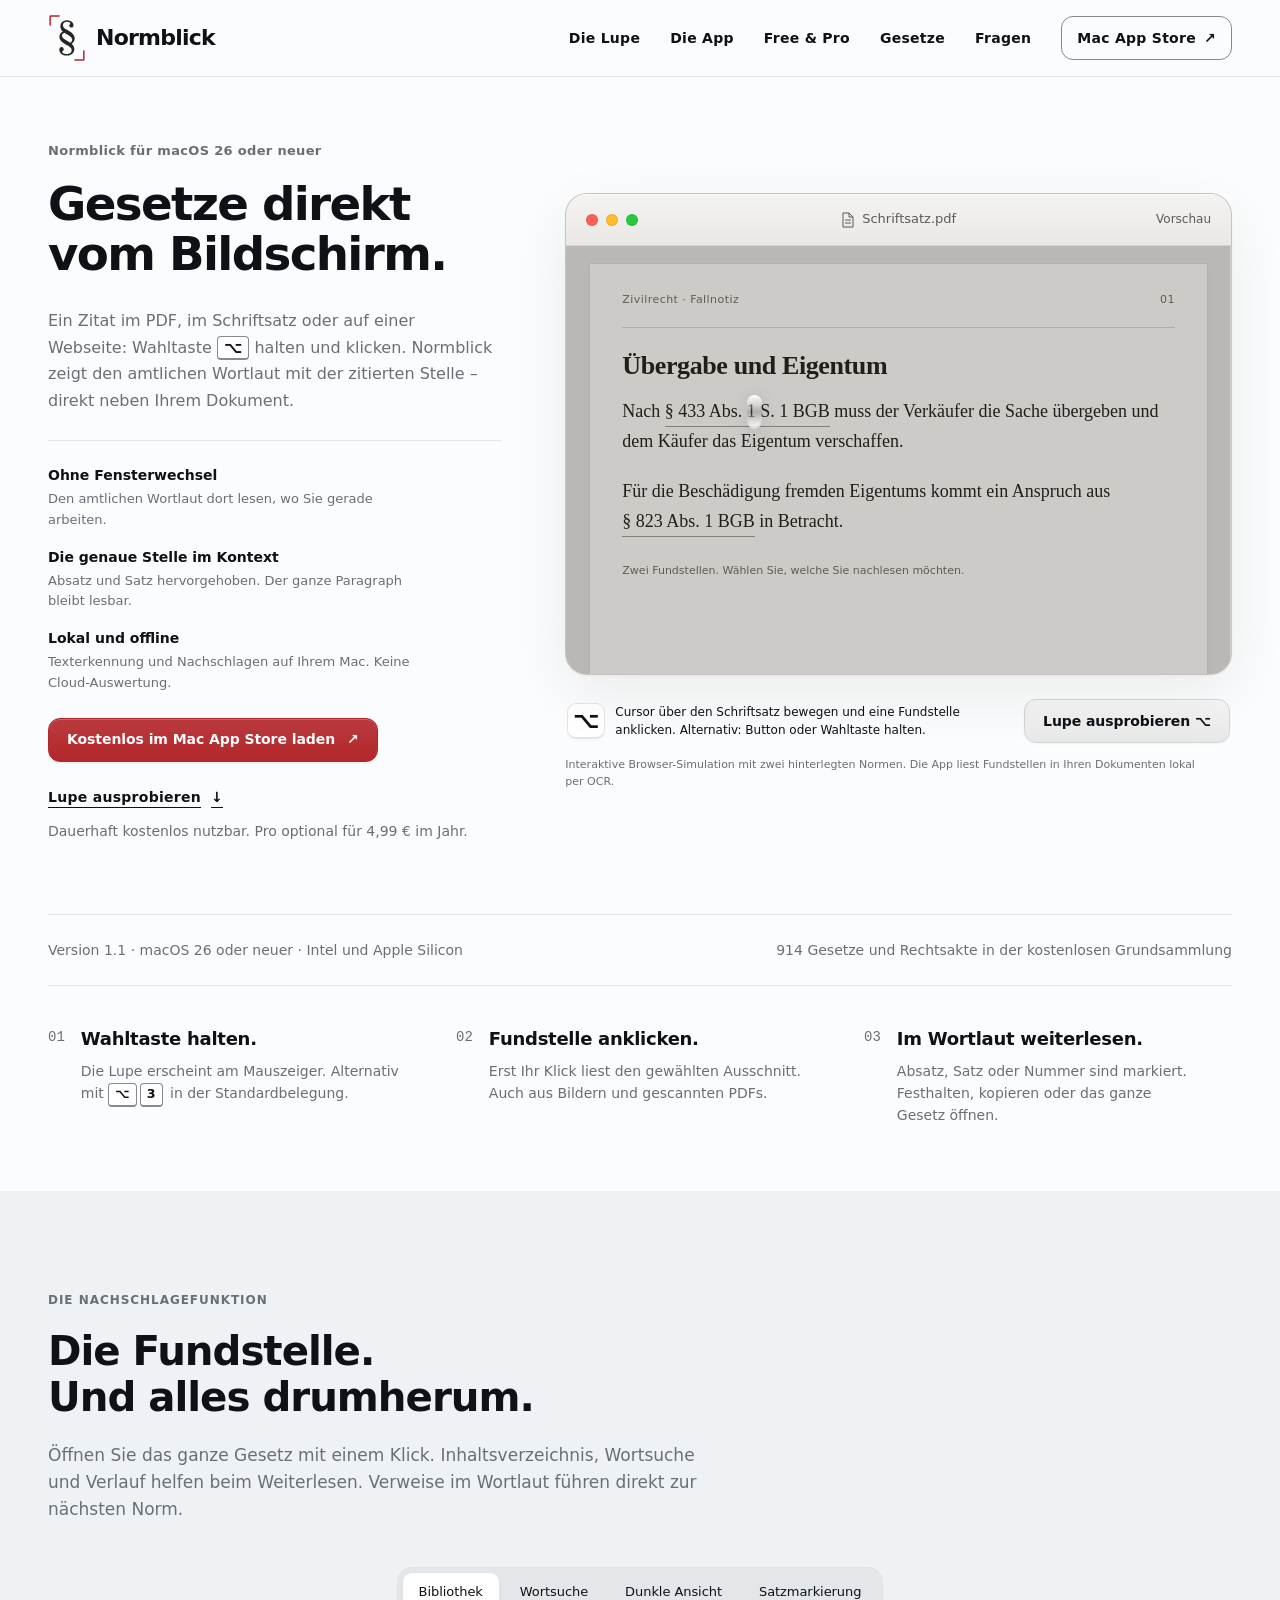
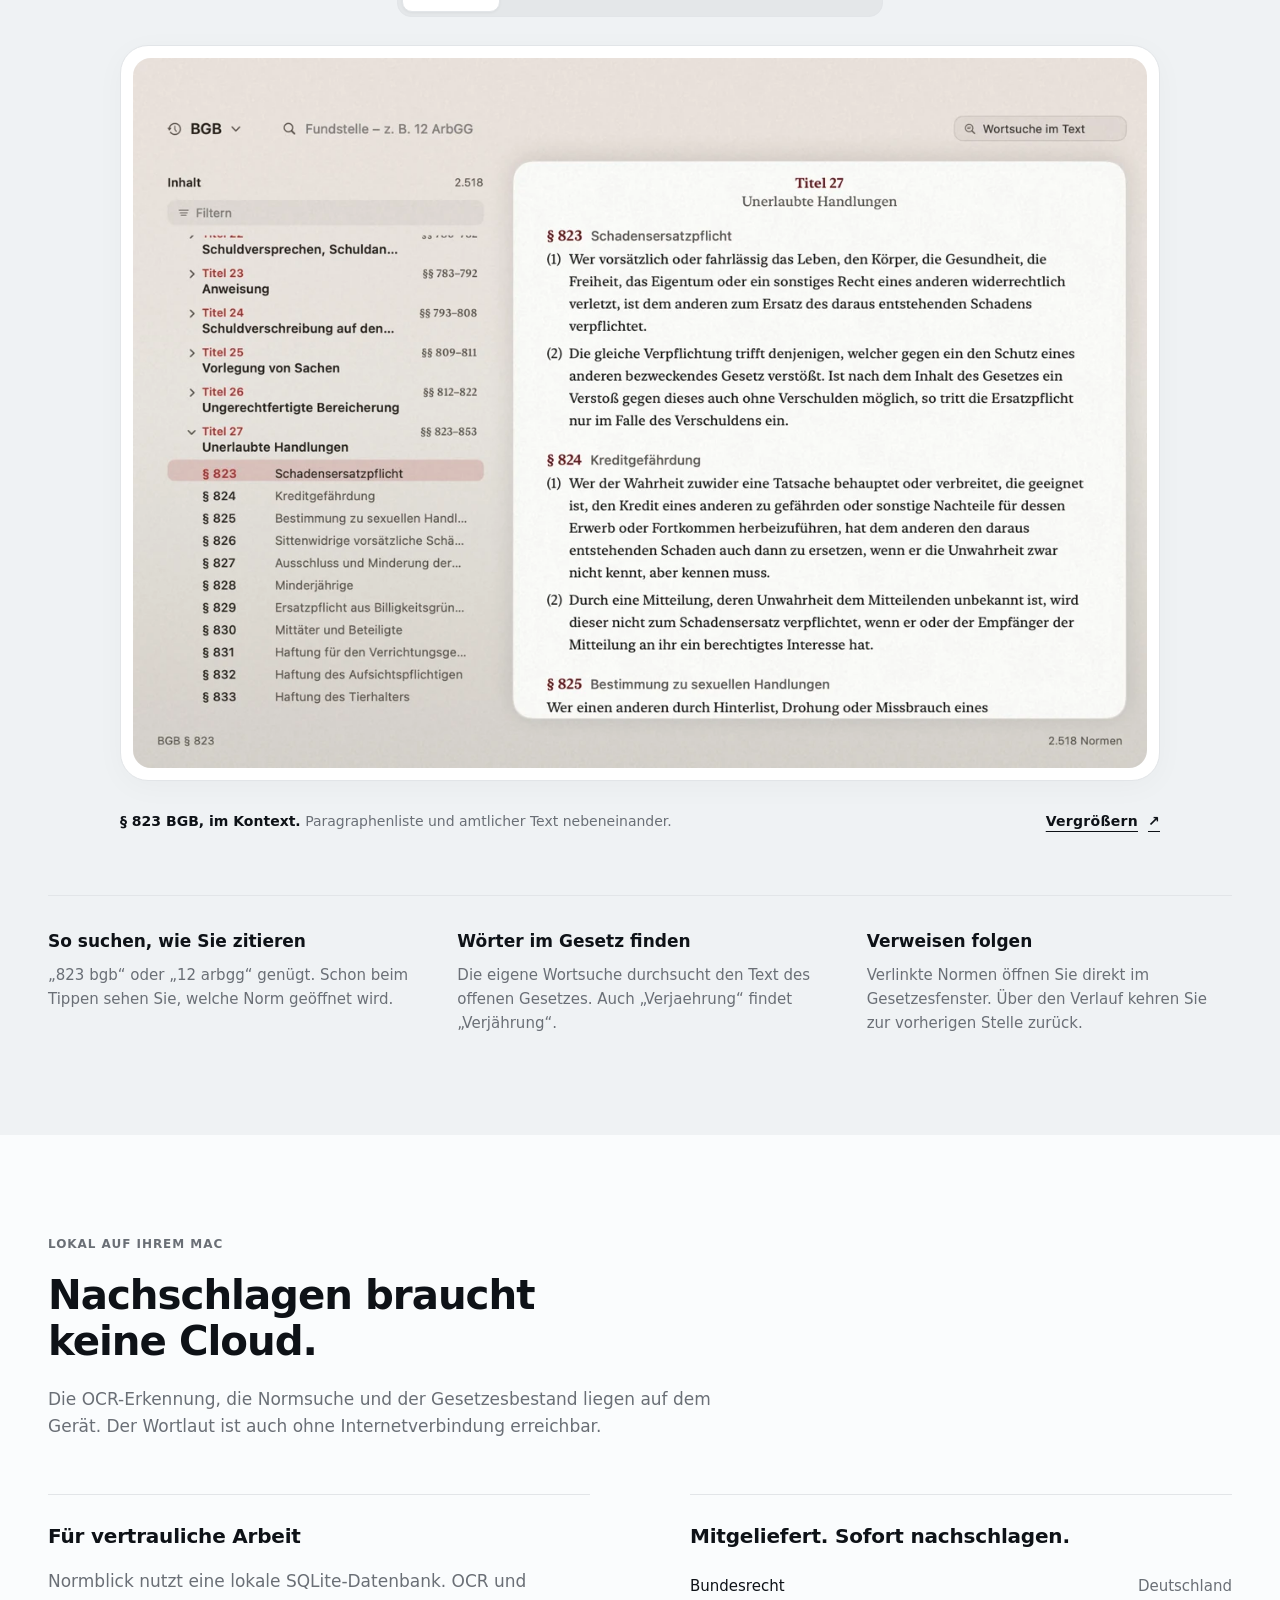
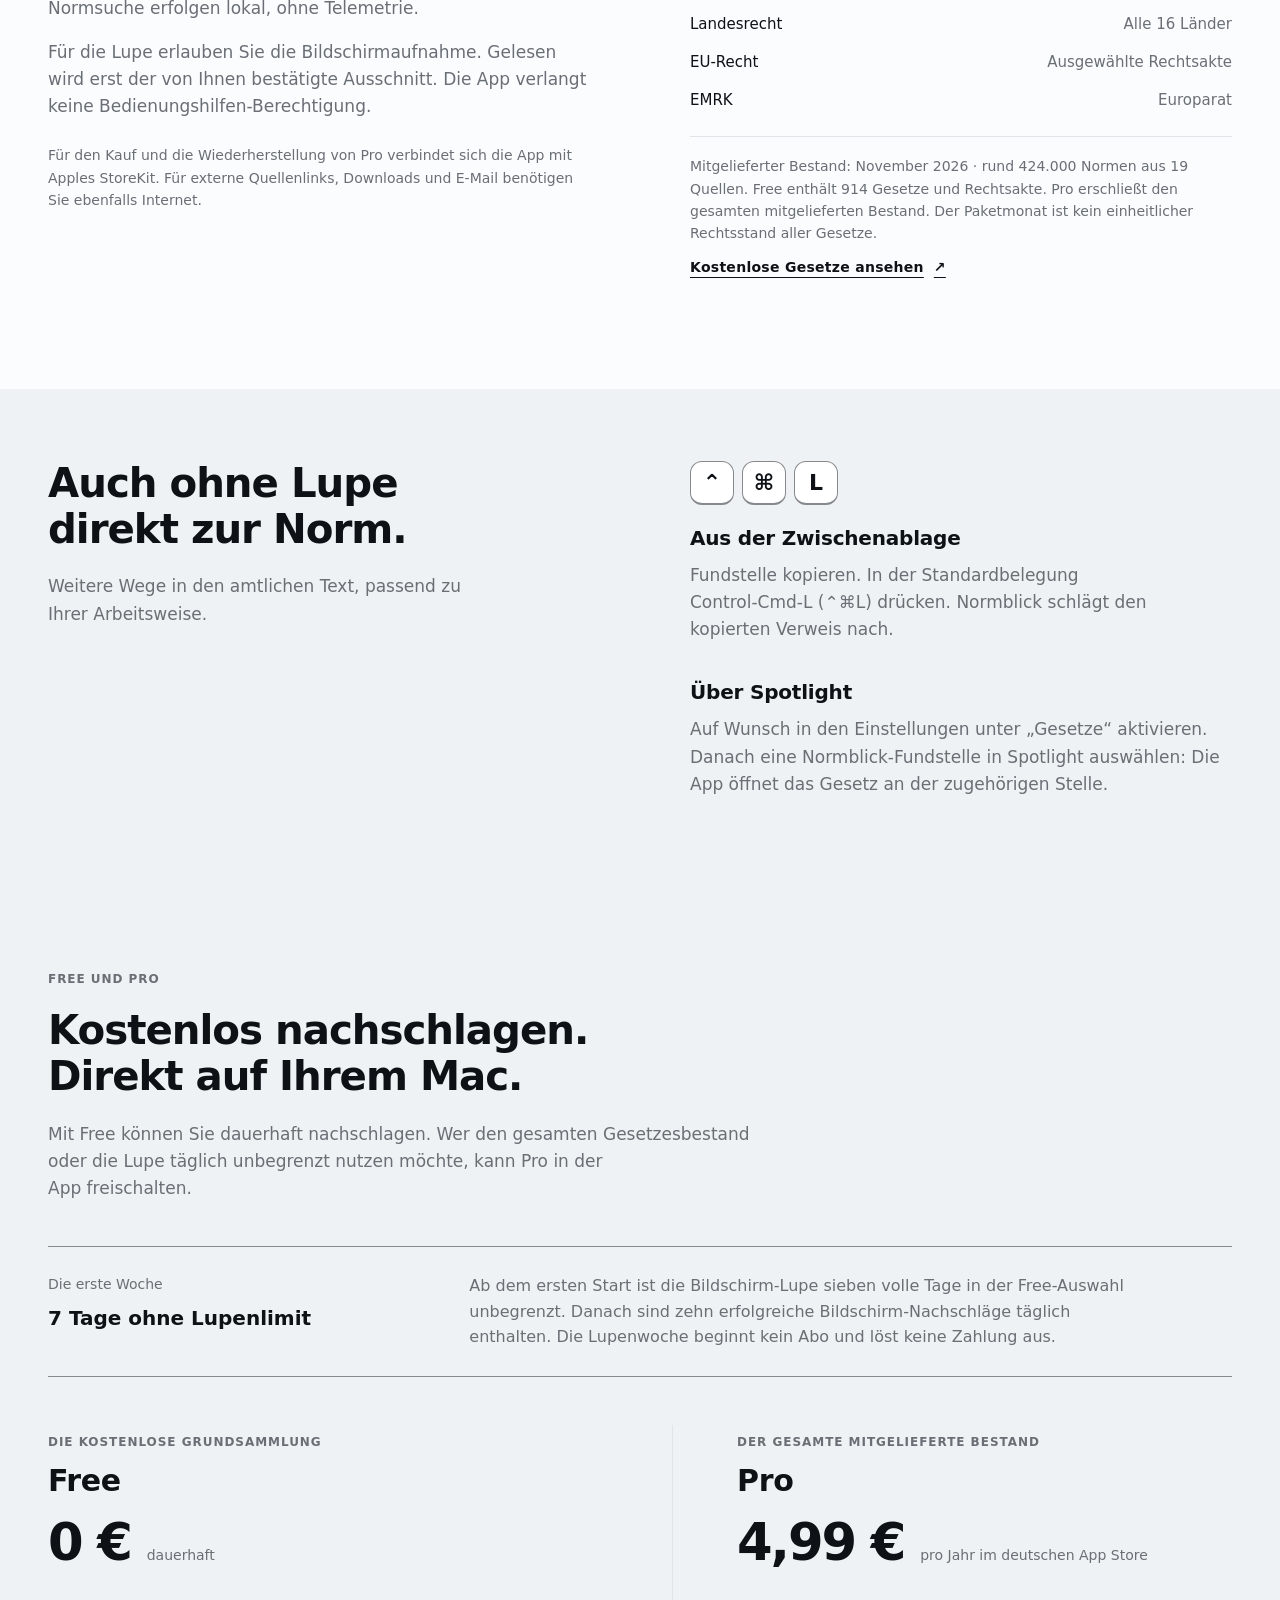
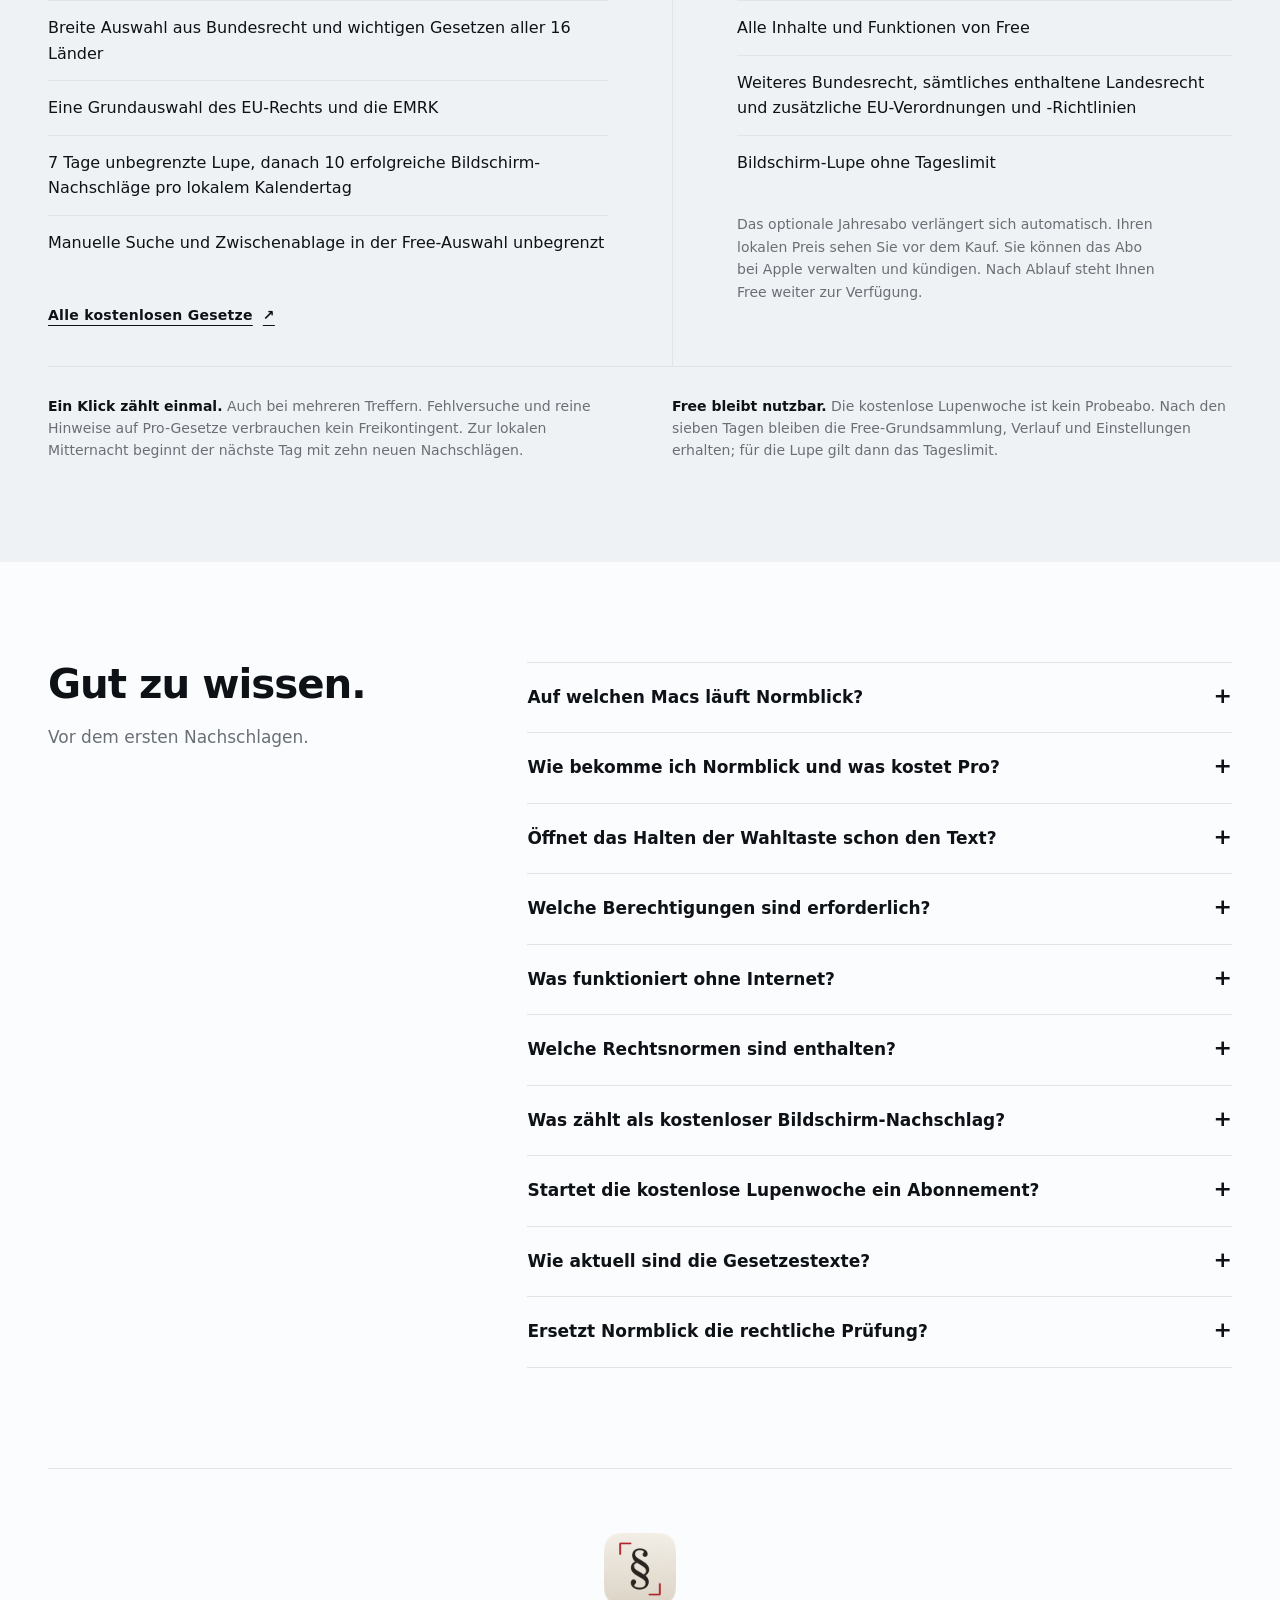
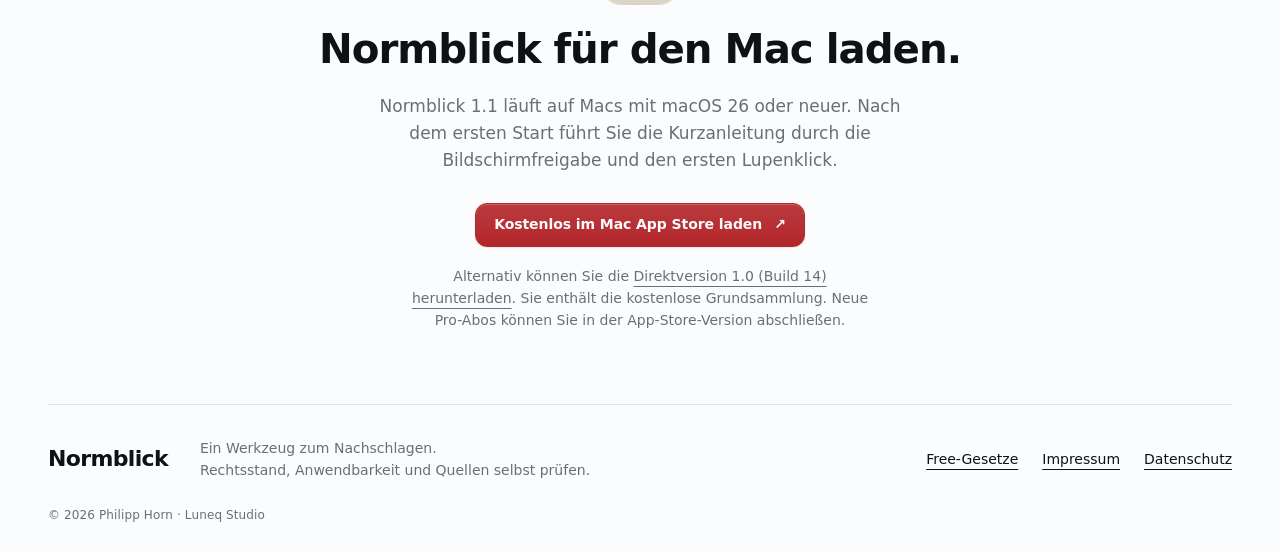
<file: index.html>
<!doctype html>
<html lang="de">
<head>
  <meta charset="utf-8">
  <meta name="viewport" content="width=device-width, initial-scale=1">
  <meta name="color-scheme" content="light dark">
  <title>Normblick – Gesetze am Mac per Lupe nachschlagen, kostenlos</title>
  <meta name="description" content="Gesetze direkt im PDF oder auf einer Webseite nachschlagen. Normblick für macOS 26 oder neuer ist im Mac App Store kostenlos. Pro optional für 4,99 € im Jahr.">
  <link rel="canonical" href="https://normblick.luneq.eu/">
  <link rel="icon" href="assets/favicon.png?v=cdacf3f0769f" sizes="32x32" type="image/png">
  <link rel="icon" href="assets/favicon.svg?v=b4dbe36185fb" type="image/svg+xml">
  <link rel="apple-touch-icon" href="assets/icon-180.png?v=c4f63734b120">
  <meta property="og:type" content="website">
  <meta property="og:locale" content="de_DE">
  <meta property="og:site_name" content="Normblick">
  <meta property="og:title" content="Normblick | Fundstelle sehen. Wortlaut lesen.">
  <meta property="og:description" content="Wahltaste halten und auf eine Fundstelle klicken. Der amtliche Wortlaut erscheint direkt am Dokument. Kostenlos im Mac App Store für macOS 26 oder neuer.">
  <meta property="og:url" content="https://normblick.luneq.eu/">
  <meta property="og:image" content="https://normblick.luneq.eu/assets/shots/gesetze-hell.jpg?v=ebba585ec2bb">
  <meta property="og:image:width" content="1600">
  <meta property="og:image:height" content="1120">
  <meta property="og:image:alt" content="Normblick zeigt § 823 BGB mit Paragraphenliste und amtlichem Wortlaut.">
  <meta name="twitter:card" content="summary_large_image">
  <link rel="stylesheet" href="assets/site.css?v=7c53a77ce340">
  <link rel="stylesheet" href="assets/workflow.css?v=28772b8dec27">
  <script src="assets/workflow.js?v=7b3295de0904" defer></script>
  <script src="assets/site.js?v=e14db2867beb" defer></script>
  <script type="application/ld+json">
{
  "@context": "https://schema.org",
  "@graph": [
    {
      "@type": "Organization",
      "@id": "https://normblick.luneq.eu/#organisation",
      "name": "Luneq Studio",
      "url": "https://normblick.luneq.eu/",
      "logo": "https://normblick.luneq.eu/assets/icon-512.png?v=4b906dcd2848",
      "email": "studio@luneq.eu",
      "founder": {
        "@id": "https://normblick.luneq.eu/#philipp-horn"
      }
    },
    {
      "@type": "Person",
      "@id": "https://normblick.luneq.eu/#philipp-horn",
      "name": "Philipp Horn",
      "worksFor": {
        "@id": "https://normblick.luneq.eu/#organisation"
      }
    },
    {
      "@type": "WebSite",
      "@id": "https://normblick.luneq.eu/#website",
      "url": "https://normblick.luneq.eu/",
      "name": "Normblick",
      "inLanguage": "de",
      "publisher": {
        "@id": "https://normblick.luneq.eu/#organisation"
      }
    },
    {
      "@type": "SoftwareApplication",
      "@id": "https://normblick.luneq.eu/#app",
      "name": "Normblick",
      "description": "Normblick erkennt Fundstellen per OCR-Lupe und öffnet nach einem Klick den amtlichen Wortlaut. Native Mac-App, lokaler Gesetzesbestand.",
      "url": "https://normblick.luneq.eu/",
      "downloadUrl": "https://apps.apple.com/de/app/normblick/id6824618858",
      "softwareVersion": "1.1",
      "offers": {
        "@type": "Offer",
        "price": "0",
        "priceCurrency": "EUR"
      },
      "image": "https://normblick.luneq.eu/assets/shots/gesetze-hell.jpg?v=ebba585ec2bb",
      "screenshot": [
        "https://normblick.luneq.eu/assets/shots/gesetze-hell.webp?v=3d87d219245c",
        "https://normblick.luneq.eu/assets/shots/suche-hell.webp?v=c78554e7f0d0",
        "https://normblick.luneq.eu/assets/shots/ergebnis-hell.webp?v=daf3ff2ae315"
      ],
      "applicationCategory": "ReferenceApplication",
      "operatingSystem": "macOS 26",
      "inLanguage": "de",
      "featureList": [
        "Lupe am Mauszeiger erkennt Fundstellen per Texterkennung",
        "Amtlicher Wortlaut mit hervorgehobenem Absatz und Satz",
        "Gesetzesfenster mit Inhaltsverzeichnis, Wortsuche und Verlauf",
        "Nachschlagen aus der Zwischenablage und über Spotlight",
        "Lokaler Gesetzesbestand, ohne Internet nutzbar"
      ],
      "author": {
        "@id": "https://normblick.luneq.eu/#philipp-horn"
      },
      "publisher": {
        "@id": "https://normblick.luneq.eu/#organisation"
      },
      "isPartOf": {
        "@id": "https://normblick.luneq.eu/#website"
      }
    }
  ]
}
  </script>
  <script type="application/ld+json">
{
  "@context": "https://schema.org",
  "@type": "FAQPage",
  "mainEntity": [
    {
      "@type": "Question",
      "name": "Auf welchen Macs läuft Normblick?",
      "acceptedAnswer": {
        "@type": "Answer",
        "text": "Normblick 1.1 läuft auf Macs mit Intel-Prozessor oder Apple Silicon und macOS 26 oder neuer."
      }
    },
    {
      "@type": "Question",
      "name": "Wie bekomme ich Normblick und was kostet Pro?",
      "acceptedAnswer": {
        "@type": "Answer",
        "text": "Laden Sie Normblick kostenlos im Mac App Store. Die Free-Grundsammlung bleibt dauerhaft kostenlos. Für den gesamten Bestand und unbegrenzte Bildschirm-Nachschläge gibt es Pro als optionales Jahresabo für 4,99 € pro Jahr im deutschen App Store. Pro verlängert sich automatisch. Den für Sie geltenden Preis zeigt Apple vor dem Kauf an. Sie können das Abo bei Apple kündigen."
      }
    },
    {
      "@type": "Question",
      "name": "Öffnet das Halten der Wahltaste schon den Text?",
      "acceptedAnswer": {
        "@type": "Answer",
        "text": "Nein. Nach kurzem Halten erscheint die Glaskapsel am Zeiger. Erst Ihr Klick liest den Ausschnitt und öffnet den Wortlaut. Mit dem Scrollrad verändern Sie die Breite, mit Umschalt und Scrollrad die Höhe. Esc oder ein Rechtsklick bricht die Auswahl ab. Die Wahltaste kurz antippen blendet die Anzeige wieder aus. Einfaches Loslassen nach dem Aktivieren schließt die Lupe nicht."
      }
    },
    {
      "@type": "Question",
      "name": "Welche Berechtigungen sind erforderlich?",
      "acceptedAnswer": {
        "@type": "Answer",
        "text": "Die Lupe benötigt die Erlaubnis zur Bildschirmaufnahme. Erlauben Sie diese in den macOS-Systemeinstellungen und starten Sie Normblick danach neu. Eine Bedienungshilfen-Berechtigung ist nicht erforderlich. OCR-Erkennung und Normsuche laufen lokal auf Ihrem Mac."
      }
    },
    {
      "@type": "Question",
      "name": "Was funktioniert ohne Internet?",
      "acceptedAnswer": {
        "@type": "Answer",
        "text": "Die Texterkennung und die Suche im mitgelieferten Bestand funktionieren offline. Ein von Apple bestätigter Pro-Zugang gilt offline bis zum Ablauf der Berechtigung oder einer bestätigten Gnadenfrist. Für Kauf, Wiederherstellung, Downloads, externe Quellenlinks und E-Mail brauchen Sie Internet."
      }
    },
    {
      "@type": "Question",
      "name": "Welche Rechtsnormen sind enthalten?",
      "acceptedAnswer": {
        "@type": "Answer",
        "text": "Die kostenlose Grundsammlung umfasst 914 Gesetze und Rechtsakte aus Bund, allen 16 Ländern, EU und Europarat. Die genaue Auswahl finden Sie im Gesetzeskatalog. EU-Recht: eine benannte Auswahl, kein vollständiger EU-Bestand. Free enthält 32 Rechtsakte, darunter EUV, AEUV, Grundrechtecharta, DSGVO, Brüssel Ia und IIb, Rom I–III, KI-VO, DSA und DMA. Historische Fassungen gehören nicht zum Angebot. Europarat: die EMRK und die Protokolle 1, 4, 6, 7, 12, 13 und 16 in der deutschen Fassung des Europarats, bereits in Free enthalten. Pro öffnet den gesamten mitgelieferten Bestand mit weiterem Bundes- und Landesrecht sowie zusätzlichen EU-Verordnungen und -Richtlinien. Mitgelieferter Bestand: November 2026 · rund 424.000 Normen aus 19 Quellen. Der Paketstand ist kein einheitlicher Rechtsstand aller Gesetze. Den jeweiligen Stand und die amtlichen Quellen zeigt die App."
      }
    },
    {
      "@type": "Question",
      "name": "Was zählt als kostenloser Bildschirm-Nachschlag?",
      "acceptedAnswer": {
        "@type": "Answer",
        "text": "Nach den ersten sieben Tagen enthält Free zehn erfolgreiche Bildschirm-Nachschläge pro lokalem Kalendertag. Ein Klick zählt einmal, auch bei mehreren Fundstellen oder Länderfassungen. Kein Text, keine Norm, fehlende Fundstellen und reine Hinweise auf gesperrte Pro-Gesetze verbrauchen nichts. Manuelle Suche und Zwischenablage bleiben in der Free-Auswahl unbegrenzt."
      }
    },
    {
      "@type": "Question",
      "name": "Startet die kostenlose Lupenwoche ein Abonnement?",
      "acceptedAnswer": {
        "@type": "Answer",
        "text": "Nein. Die sieben Tage beginnen mit dem ersten Start der App, ohne Kauf und ohne automatische Abrechnung. Sie erweitern das Lupenlimit, nicht die Gesetzesauswahl. Danach bleibt Free mit zehn erfolgreichen Bildschirm-Nachschlägen pro lokalem Kalendertag nutzbar."
      }
    },
    {
      "@type": "Question",
      "name": "Wie aktuell sind die Gesetzestexte?",
      "acceptedAnswer": {
        "@type": "Answer",
        "text": "Normblick bringt einen geprüften Gesetzesbestand mit. Neue Datenstände werden mit App-Aktualisierungen ausgeliefert; es gibt keine Live-Abfrage der Portale beim Nachschlagen. Der jeweilige Stand und die amtliche Quelle sind in der App sichtbar. Auch kostenlos enthaltene Gesetze werden aktualisiert."
      }
    },
    {
      "@type": "Question",
      "name": "Ersetzt Normblick die rechtliche Prüfung?",
      "acceptedAnswer": {
        "@type": "Answer",
        "text": "Nein. Normblick dient zum Nachschlagen und bietet keine Rechtsberatung. Prüfen Sie Rechtsstand, Anwendbarkeit und die zugehörigen Quellen selbst."
      }
    }
  ]
}
  </script>
  <!-- Privacy-friendly analytics by Plausible -->
  <script async src="https://plausible.io/js/pa-Dqws5DQYhEeC4OJt4eSrF.js"></script>
  <script>
    window.plausible=window.plausible||function(){(plausible.q=plausible.q||[]).push(arguments)},plausible.init=plausible.init||function(i){plausible.o=i||{}};
    plausible.init()
  </script>
</head>
<body>
  <a class="skip-link" href="#inhalt" data-od-id="skip-link">Zum Inhalt</a>
  <header class="site-header" data-od-id="site-header">
    <div class="wrap nav-row">
      <a class="wordmark" href="/" aria-label="Normblick, Startseite" data-od-id="home-link"><img src="assets/marke.svg?v=b4dbe36185fb" alt="" width="38" height="38">Normblick</a>
      <button class="menu-toggle" type="button" aria-controls="hauptnavigation" aria-expanded="false" data-od-id="menu-toggle" hidden>Menü</button>
      <nav id="hauptnavigation" class="main-nav" aria-label="Hauptnavigation" data-od-id="main-navigation">
        <a href="#lupe" data-od-id="nav-workflow">Die Lupe</a>
        <a href="#funktionen" data-od-id="nav-app">Die App</a>
        <a href="#angebot">Free &amp; Pro</a><a href="gesetze.html">Gesetze</a><a href="#fragen" data-od-id="nav-faq">Fragen</a>
        <a class="nav-contact" href="https://apps.apple.com/de/app/normblick/id6824618858" data-od-id="nav-download">Mac App Store <span aria-hidden="true">↗</span></a>
      </nav>
    </div>
  </header>

  <main id="inhalt" tabindex="-1">
    <section id="lupe" class="hero wrap" aria-labelledby="hero-title" data-od-id="hero">
      <div class="hero-copy">
        <div>
          <p class="eyebrow">Normblick für macOS 26 oder neuer</p>
          <h1 id="hero-title" data-od-id="hero-title">Gesetze direkt<br>vom Bildschirm.</h1>
        </div>
        <div class="hero-detail">
          <p class="hero-intro">Ein Zitat im PDF, im Schriftsatz oder auf einer Webseite: Wahltaste <kbd>⌥</kbd> halten und klicken. Normblick zeigt den amtlichen Wortlaut mit der zitierten Stelle – direkt neben Ihrem Dokument.</p>
          <dl class="hero-benefits" aria-label="Vorteile von Normblick">
            <div><dt>Ohne Fensterwechsel</dt><dd>Den amtlichen Wortlaut dort lesen, wo Sie gerade arbeiten.</dd></div>
            <div><dt>Die genaue Stelle im Kontext</dt><dd>Absatz und Satz hervorgehoben. Der ganze Paragraph bleibt lesbar.</dd></div>
            <div><dt>Lokal und offline</dt><dd>Texterkennung und Nachschlagen auf Ihrem Mac. Keine Cloud-Auswertung.</dd></div>
          </dl>
          <div class="hero-actions">
            <a class="button primary" href="https://apps.apple.com/de/app/normblick/id6824618858" data-od-id="hero-download">Kostenlos im Mac App Store laden <span aria-hidden="true">↗</span></a>
            <a class="text-link" href="#vorschau">Lupe ausprobieren <span aria-hidden="true">↓</span></a>
          </div>
          <p class="small">Dauerhaft kostenlos nutzbar. Pro optional für 4,99 € im Jahr.</p>
        </div>
      </div>
      <div id="vorschau" class="lens-demo" data-lens-demo data-state="ready" aria-label="Interaktive Simulation der Normblick-Lupe">
        <div class="lens-window">
          <div class="lens-titlebar">
            <span class="window-lights" aria-hidden="true"><i></i><i></i><i></i></span>
            <span class="lens-file"><svg width="14" height="16" viewBox="0 0 14 16" fill="none" aria-hidden="true"><path d="M2 1h6l4 4v10H2V1Z" stroke="currentColor"/><path d="M8 1v4h4M4 8h6M4 11h6" stroke="currentColor"/></svg>Schriftsatz.pdf</span>
            <span class="lens-preview-label">Vorschau</span>
          </div>
          <div class="lens-stage" data-lens-stage>
            <article class="lens-document" aria-label="Beispieltext mit zwei Gesetzesfundstellen">
              <div class="document-heading"><span>Zivilrecht · Fallnotiz</span><span>01</span></div>
              <div class="document-title">Übergabe und Eigentum</div>
              <p>Nach <button type="button" class="lens-citation" data-norm="433" aria-label="§ 433 Abs. 1 S. 1 BGB – Lupe über die Fundstelle legen">§ 433 Abs. 1 S. 1 BGB</button> muss der Verkäufer die Sache übergeben und dem Käufer das Eigentum verschaffen.</p>
              <p>Für die Beschädigung fremden Eigentums kommt ein Anspruch aus <button type="button" class="lens-citation" data-norm="823" aria-label="§ 823 Abs. 1 BGB – Lupe über die Fundstelle legen">§ 823 Abs. 1 BGB</button> in Betracht.</p>
              <p class="document-note">Zwei Fundstellen. Wählen Sie, welche Sie nachlesen möchten.</p>
            </article>
            <svg class="lens-dimming" aria-hidden="true" width="100%" height="100%" hidden>
              <defs><mask id="lens-cutout"><rect width="100%" height="100%" fill="white"/><rect data-lens-hole x="0" y="0" width="260" height="34" rx="17" fill="black"/></mask></defs>
              <rect width="100%" height="100%" fill="black" fill-opacity=".20" mask="url(#lens-cutout)"/>
            </svg>
            <div class="selection-lens" data-selection-lens aria-hidden="true" hidden><div class="lens-glass-rim"></div></div>
            <section class="lens-result" data-lens-result aria-labelledby="lens-result-title" hidden>
              <div class="lens-result-heading"><div><h3 id="lens-result-title" data-result-title></h3><p data-result-subtitle></p></div><button type="button" class="lens-close" data-result-close aria-label="Ergebnis schließen">×</button></div>
              <div class="lens-result-text" data-result-text tabindex="0" role="region" aria-label="Vollständiger Wortlaut des Paragraphen, scrollbar"></div>
              <p class="lens-scroll-hint">Vollständiger Paragraph <span aria-hidden="true">·</span> zum Weiterlesen scrollen <span aria-hidden="true">↓</span></p>
              <div class="lens-result-footer"><button type="button" class="lens-pin" data-result-pin aria-pressed="false"><svg width="13" height="14" viewBox="0 0 13 14" fill="none" aria-hidden="true"><path d="m5 1 6 6-2 1-1 3-6-6 3-1V1ZM5 8l-4 5" stroke="currentColor" stroke-linecap="round" stroke-linejoin="round"/></svg><span>Festhalten</span></button><a href="#funktionen">Im Gesetz nachschlagen <span aria-hidden="true">↗</span></a></div>
            </section>
          </div>
        </div>
        <div class="lens-toolbar">
          <div class="lens-instruction"><kbd aria-hidden="true">⌥</kbd><p role="status" aria-live="polite" aria-atomic="true" data-lens-status>Cursor über den Schriftsatz bewegen und eine Fundstelle anklicken. Alternativ: Button oder Wahltaste halten.</p></div>
          <button class="button lens-activate" type="button" data-lens-activate aria-pressed="false" hidden>Lupe ausprobieren <span aria-hidden="true">⌥</span></button>
        </div>
        <p class="lens-disclosure">Interaktive Browser-Simulation mit zwei hinterlegten Normen. Die App liest Fundstellen in Ihren Dokumenten lokal per OCR.</p>
        <noscript><p class="small">Für die bedienbare Simulation aktivieren Sie JavaScript. Die echten App-Aufnahmen finden Sie weiter unten.</p></noscript>
      </div>
    </section>

    <div class="product-context wrap" data-od-id="product-context">
      <p>Version 1.1 · macOS 26 oder neuer · Intel und Apple Silicon</p>
      <p>914 Gesetze und Rechtsakte in der kostenlosen Grundsammlung</p>
    </div>



    <section class="wrap quick-start" aria-label="So funktioniert die Bildschirm-Lupe">
      <ol>
        <li><span class="step-number" aria-hidden="true">01</span><div><h2>Wahltaste halten.</h2><p>Die Lupe erscheint am Mauszeiger. Alternativ mit <kbd>⌥</kbd><kbd>3</kbd> in der Standardbelegung.</p></div></li>
        <li><span class="step-number" aria-hidden="true">02</span><div><h2>Fundstelle anklicken.</h2><p>Erst Ihr Klick liest den gewählten Ausschnitt. Auch aus Bildern und gescannten PDFs.</p></div></li>
        <li><span class="step-number" aria-hidden="true">03</span><div><h2>Im Wortlaut weiterlesen.</h2><p>Absatz, Satz oder Nummer sind markiert. Festhalten, kopieren oder das ganze Gesetz öffnen.</p></div></li>
      </ol>
    </section>

    <section id="funktionen" class="section app-section" aria-labelledby="app-title" data-od-id="app-section">
      <div class="wrap">
        <div class="section-heading">
          <p class="eyebrow">Die Nachschlagefunktion</p>
          <h2 id="app-title" data-od-id="app-title">Die Fundstelle.<br>Und alles drumherum.</h2>
          <p>Öffnen Sie das ganze Gesetz mit einem Klick. Inhaltsverzeichnis, Wortsuche und Verlauf helfen beim Weiterlesen. Verweise im Wortlaut führen direkt zur nächsten Norm.</p>
        </div>
        <div class="gallery" data-od-id="screenshot-gallery">
          <div class="gallery-controls" role="tablist" aria-label="App-Aufnahmen" hidden>
            <button id="tab-library" type="button" role="tab" aria-selected="true" aria-controls="panel-library" tabindex="0" data-od-id="gallery-tab-library">Bibliothek</button>
            <button id="tab-search" type="button" role="tab" aria-selected="false" aria-controls="panel-search" tabindex="-1" data-od-id="gallery-tab-search">Wortsuche</button>
            <button id="tab-dark" type="button" role="tab" aria-selected="false" aria-controls="panel-dark" tabindex="-1" data-od-id="gallery-tab-dark">Dunkle Ansicht</button>
            <button id="tab-result" type="button" role="tab" aria-selected="false" aria-controls="panel-result" tabindex="-1" data-od-id="gallery-tab-result">Satzmarkierung</button>
          </div>
          <div id="panel-library" class="gallery-panel" data-od-id="gallery-library"><figure>
            <a class="image-link" href="assets/shots/gesetze-hell.webp?v=3d87d219245c" data-enlarge data-title="Der Gesetzesbrowser" data-caption="§ 823 BGB: links die Paragraphenliste, rechts der amtliche Wortlaut. Die ausgewählte Vorschrift ist links hervorgehoben." data-od-id="enlarge-library" aria-label="Gesetzesbrowser mit § 823 BGB vergrößern"><img src="assets/shots/gesetze-hell.webp?v=3d87d219245c" srcset="assets/shots/gesetze-hell-1200.webp?v=25c8187b55b2 1200w, assets/shots/gesetze-hell.webp?v=3d87d219245c 2000w" sizes="(max-width: 1160px) calc(100vw - 96px), 1014px" alt="Heller Normblick-Gesetzesbrowser: § 823 BGB ist in der Paragraphenliste ausgewählt und rechts im amtlichen Text geöffnet." width="2000" height="1400" loading="lazy" decoding="async"></a>
            <figcaption><p><strong>§ 823 BGB, im Kontext.</strong> Paragraphenliste und amtlicher Text nebeneinander.</p><a class="text-link" href="assets/shots/gesetze-hell.webp?v=3d87d219245c" data-enlarge data-title="Der Gesetzesbrowser" data-caption="§ 823 BGB mit Paragraphenliste und amtlichem Text." data-od-id="library-fullscreen">Vergrößern <span aria-hidden="true">↗</span></a></figcaption>
          </figure></div>
          <div id="panel-search" class="gallery-panel" data-od-id="gallery-search"><figure>
            <a class="image-link" href="assets/shots/suche-hell.webp?v=c78554e7f0d0" data-enlarge data-title="Wortsuche im Gesetz" data-caption="Die Wortsuche nach Verjährung im BGB zeigt Treffer im Gesetz und den zugehörigen Wortlaut." data-od-id="enlarge-search" aria-label="Wortsuche nach Verjährung vergrößern"><img src="assets/shots/suche-hell.webp?v=c78554e7f0d0" srcset="assets/shots/suche-hell-1200.webp?v=b429d79d3882 1200w, assets/shots/suche-hell.webp?v=c78554e7f0d0 2000w" sizes="(max-width: 1160px) calc(100vw - 96px), 1014px" alt="Aktueller Normblick-Gesetzesbrowser mit der Wortsuche Verjährung im BGB und dem zugehörigen Wortlaut." width="2000" height="1400" loading="lazy" decoding="async"></a>
            <figcaption><p><strong>Nach Worten suchen.</strong> „Verjährung“ im BGB, mit Treffern und zugehörigem Text.</p><a class="text-link" href="assets/shots/suche-hell.webp?v=c78554e7f0d0" data-enlarge data-title="Wortsuche im Gesetz" data-caption="Wortsuche Verjährung im BGB, mit Trefferliste und Wortlaut." data-od-id="search-fullscreen">Vergrößern <span aria-hidden="true">↗</span></a></figcaption>
          </figure></div>
          <div id="panel-dark" class="gallery-panel" data-od-id="gallery-dark"><figure>
            <a class="image-link" href="assets/shots/gesetze-dunkel.webp?v=aa319ef3cb39" data-enlarge data-title="Die dunkle Ansicht" data-caption="Derselbe Gesetzesbrowser in dunkler Erscheinung. § 823 BGB ist in der Liste ausgewählt und rechts geöffnet." data-od-id="enlarge-dark" aria-label="Dunklen Gesetzesbrowser vergrößern"><img src="assets/shots/gesetze-dunkel.webp?v=aa319ef3cb39" srcset="assets/shots/gesetze-dunkel-1200.webp?v=ad3a8b4445ed 1200w, assets/shots/gesetze-dunkel.webp?v=aa319ef3cb39 2000w" sizes="(max-width: 1160px) calc(100vw - 96px), 1014px" alt="Dunkler Normblick-Gesetzesbrowser mit § 823 BGB und derselben Gliederung wie in der hellen Ansicht." width="2000" height="1400" loading="lazy" decoding="async"></a>
            <figcaption><p><strong>Hell oder dunkel.</strong> Derselbe Wortlaut, dieselbe Orientierung.</p><a class="text-link" href="assets/shots/gesetze-dunkel.webp?v=aa319ef3cb39" data-enlarge data-title="Die dunkle Ansicht" data-caption="§ 823 BGB im dunklen Gesetzesbrowser." data-od-id="dark-fullscreen">Vergrößern <span aria-hidden="true">↗</span></a></figcaption>
          </figure></div>
          <div id="panel-result" class="gallery-panel result-panel" data-od-id="gallery-result"><figure>
            <a class="image-link" href="assets/shots/ergebnis-hell.webp?v=daf3ff2ae315" data-enlarge data-title="Bis zum einzelnen Satz" data-caption="Das echte Ergebnisfenster zeigt die Markierung Absatz 1, Satz 4. Die hochgestellten Satzzahlen helfen bei der Orientierung im Absatz." data-od-id="enlarge-result" aria-label="Ergebnisfenster mit Satzmarkierung vergrößern"><img src="assets/shots/ergebnis-hell.webp?v=daf3ff2ae315" alt="Normblick-Ergebnisfenster in heller Erscheinung: Absatz 1, Satz 4 ist farblich hervorgehoben; der restliche Absatz bleibt lesbar." width="1000" height="944" loading="lazy" decoding="async"></a>
            <figcaption><p><strong>Bis zum einzelnen Satz.</strong> Die zitierte Stelle wird im umgebenden Absatz markiert.</p><a class="text-link" href="assets/shots/ergebnis-hell.webp?v=daf3ff2ae315" data-enlarge data-title="Bis zum einzelnen Satz" data-caption="Ergebnisfenster mit Absatz- und Satzmarkierung." data-od-id="result-fullscreen">Vergrößern <span aria-hidden="true">↗</span></a></figcaption>
          </figure></div>
        </div>
        <dl class="browser-guide">
          <div data-od-id="browser-collections"><dt>So suchen, wie Sie zitieren</dt><dd>„823 bgb“ oder „12 arbgg“ genügt. Schon beim Tippen sehen Sie, welche Norm geöffnet wird.</dd></div>
          <div data-od-id="browser-search"><dt>Wörter im Gesetz finden</dt><dd>Die eigene Wortsuche durchsucht den Text des offenen Gesetzes. Auch „Verjaehrung“ findet „Verjährung“.</dd></div>
          <div data-od-id="browser-read"><dt>Verweisen folgen</dt><dd>Verlinkte Normen öffnen Sie direkt im Gesetzesfenster. Über den Verlauf kehren Sie zur vorherigen Stelle zurück.</dd></div>
        </dl>
      </div>
    </section>

    <section id="privatsphaere" class="section wrap local-section" aria-labelledby="local-title" data-od-id="local-section">
      <div class="section-heading">
        <p class="eyebrow">Lokal auf Ihrem Mac</p>
        <h2 id="local-title" data-od-id="local-title">Nachschlagen braucht<br>keine Cloud.</h2>
        <p>Die OCR-Erkennung, die Normsuche und der Gesetzesbestand liegen auf dem Gerät. Der Wortlaut ist auch ohne Internetverbindung erreichbar.</p>
      </div>
      <div class="local-grid">
        <div class="local-facts" data-od-id="privacy-facts">
          <h3>Für vertrauliche Arbeit</h3>
          <p>Normblick nutzt eine lokale SQLite-Datenbank. OCR und Normsuche erfolgen lokal, ohne Telemetrie.</p>
          <p>Für die Lupe erlauben Sie die Bildschirmaufnahme. Gelesen wird erst der von Ihnen bestätigte Ausschnitt. Die App verlangt keine Bedienungshilfen-Berechtigung.</p>
          <p class="small">Für den Kauf und die Wiederherstellung von Pro verbindet sich die App mit Apples StoreKit. Für externe Quellenlinks, Downloads und E-Mail benötigen Sie ebenfalls Internet.</p>
        </div>
        <div class="collection-facts" id="bestand" data-od-id="collection-facts">
          <h3>Mitgeliefert. Sofort nachschlagen.</h3>
          <ul class="collection-list">
            <li><span>Bundesrecht</span><span>Deutschland</span></li>
            <li><span>Landesrecht</span><span>Alle 16 Länder</span></li>
            <li><span>EU-Recht</span><span>Ausgewählte Rechtsakte</span></li>
            <li><span>EMRK</span><span>Europarat</span></li>
          </ul>
          <p class="small inventory">Mitgelieferter Bestand: November 2026 · rund 424.000 Normen aus 19 Quellen. Free enthält 914 Gesetze und Rechtsakte. Pro erschließt den gesamten mitgelieferten Bestand. Der Paketmonat ist kein einheitlicher Rechtsstand aller Gesetze.</p><a class="text-link" href="gesetze.html">Kostenlose Gesetze ansehen <span aria-hidden="true">↗</span></a>
        </div>
      </div>
    </section>

    <section id="bedienung" class="section shortcuts-section" aria-labelledby="shortcuts-title" data-od-id="shortcuts-section">
      <div class="wrap shortcuts-grid">
        <div><h2 id="shortcuts-title" data-od-id="shortcuts-title">Auch ohne Lupe<br>direkt zur Norm.</h2><p>Weitere Wege in den amtlichen Text, passend zu Ihrer Arbeitsweise.</p></div>
        <div class="shortcut-list">
          <article data-od-id="shortcut-clipboard"><div class="shortcut-keys" aria-label="Control, Befehl und L"><kbd>⌃</kbd><kbd>⌘</kbd><kbd>L</kbd></div><h3>Aus der Zwischenablage</h3><p>Fundstelle kopieren. In der Standardbelegung <span class="keep-together">Control-Cmd-L (⌃⌘L)</span> drücken. Normblick schlägt den kopierten Verweis nach.</p></article>
          <article data-od-id="shortcut-spotlight"><h3>Über Spotlight</h3><p>Auf Wunsch in den Einstellungen unter „Gesetze“ aktivieren. Danach eine Normblick-Fundstelle in Spotlight auswählen: Die App öffnet das Gesetz an der zugehörigen Stelle.</p></article>
        </div>
      </div>
    </section>


    <section id="angebot" class="section plans-section" aria-labelledby="plans-title">
      <div class="wrap">
        <div class="section-heading"><p class="eyebrow">Free und Pro</p><h2 id="plans-title">Kostenlos nachschlagen.<br>Direkt auf Ihrem Mac.</h2><p>Mit Free können Sie dauerhaft nachschlagen. Wer den gesamten Gesetzesbestand oder die Lupe täglich unbegrenzt nutzen möchte, kann Pro in der App freischalten.</p></div>
        <div class="intro-week"><div class="week-label">Die erste Woche<br><strong>7 Tage ohne Lupenlimit</strong></div><p>Ab dem ersten Start ist die Bildschirm-Lupe sieben volle Tage in der Free-Auswahl unbegrenzt. Danach sind zehn erfolgreiche Bildschirm-Nachschläge täglich enthalten. Die Lupenwoche beginnt kein Abo und löst keine Zahlung aus.</p></div>
        <div class="plans-grid">
          <article class="plan" aria-labelledby="free-title"><p class="eyebrow">Die kostenlose Grundsammlung</p><h3 id="free-title">Free</h3><p class="plan-price">0 € <span>dauerhaft</span></p><ul><li>Breite Auswahl aus Bundesrecht und wichtigen Gesetzen aller 16 Länder</li><li>Eine Grundauswahl des EU-Rechts und die EMRK</li><li>7 Tage unbegrenzte Lupe, danach 10 erfolgreiche Bildschirm-Nachschläge pro lokalem Kalendertag</li><li>Manuelle Suche und Zwischenablage in der Free-Auswahl unbegrenzt</li></ul><a class="text-link" href="gesetze.html">Alle kostenlosen Gesetze <span aria-hidden="true">↗</span></a></article>
          <article class="plan plan-pro" aria-labelledby="pro-title"><p class="eyebrow">Der gesamte mitgelieferte Bestand</p><h3 id="pro-title">Pro</h3><p class="plan-price">4,99 € <span>pro Jahr im deutschen App Store</span></p><ul><li>Alle Inhalte und Funktionen von Free</li><li>Weiteres Bundesrecht, sämtliches enthaltene Landesrecht und zusätzliche EU-Verordnungen und -Richtlinien</li><li>Bildschirm-Lupe ohne Tageslimit</li></ul><p class="small">Das optionale Jahresabo verlängert sich automatisch. Ihren lokalen Preis sehen Sie vor dem Kauf. Sie können das Abo bei Apple verwalten und kündigen. Nach Ablauf steht Ihnen Free weiter zur Verfügung.</p></article>
        </div>
        <div class="plan-notes"><p><strong>Ein Klick zählt einmal.</strong> Auch bei mehreren Treffern. Fehlversuche und reine Hinweise auf Pro-Gesetze verbrauchen kein Freikontingent. Zur lokalen Mitternacht beginnt der nächste Tag mit zehn neuen Nachschlägen.</p><p><strong>Free bleibt nutzbar.</strong> Die kostenlose Lupenwoche ist kein Probeabo. Nach den sieben Tagen bleiben die Free-Grundsammlung, Verlauf und Einstellungen erhalten; für die Lupe gilt dann das Tageslimit.</p></div>
      </div>
    </section>

    <section id="fragen" class="section wrap faq-section" aria-labelledby="faq-title" data-od-id="faq-section">
      <div><h2 id="faq-title" data-od-id="faq-title">Gut zu wissen.</h2><p>Vor dem ersten Nachschlagen.</p></div>
      <div class="faq-list">
        <details data-od-id="faq-system"><summary>Auf welchen Macs läuft Normblick?</summary><div><p>Normblick 1.1 läuft auf Macs mit Intel-Prozessor oder Apple Silicon und macOS 26 oder neuer.</p></div></details>
        <details data-od-id="faq-access"><summary>Wie bekomme ich Normblick und was kostet Pro?</summary><div><p>Laden Sie Normblick kostenlos im <a href="https://apps.apple.com/de/app/normblick/id6824618858">Mac App Store</a>. Die Free-Grundsammlung bleibt dauerhaft kostenlos. Für den gesamten Bestand und unbegrenzte Bildschirm-Nachschläge gibt es Pro als optionales Jahresabo für 4,99 € pro Jahr im deutschen App Store.</p><p>Pro verlängert sich automatisch. Den für Sie geltenden Preis zeigt Apple vor dem Kauf an. Sie können das Abo bei Apple kündigen.</p></div></details>
        <details data-od-id="faq-ocr"><summary>Öffnet das Halten der Wahltaste schon den Text?</summary><div><p>Nein. Nach kurzem Halten erscheint die Glaskapsel am Zeiger. Erst Ihr Klick liest den Ausschnitt und öffnet den Wortlaut. Mit dem Scrollrad verändern Sie die Breite, mit Umschalt und Scrollrad die Höhe. Esc oder ein Rechtsklick bricht die Auswahl ab.</p><p>Die Wahltaste kurz antippen blendet die Anzeige wieder aus. Einfaches Loslassen nach dem Aktivieren schließt die Lupe nicht.</p></div></details>
        <details data-od-id="faq-permissions"><summary>Welche Berechtigungen sind erforderlich?</summary><div><p>Die Lupe benötigt die Erlaubnis zur Bildschirmaufnahme. Erlauben Sie diese in den macOS-Systemeinstellungen und starten Sie Normblick danach neu. Eine Bedienungshilfen-Berechtigung ist nicht erforderlich. OCR-Erkennung und Normsuche laufen lokal auf Ihrem Mac.</p></div></details>
        <details data-od-id="faq-offline"><summary>Was funktioniert ohne Internet?</summary><div><p>Die Texterkennung und die Suche im mitgelieferten Bestand funktionieren offline. Ein von Apple bestätigter Pro-Zugang gilt offline bis zum Ablauf der Berechtigung oder einer bestätigten Gnadenfrist. Für Kauf, Wiederherstellung, Downloads, externe Quellenlinks und E-Mail brauchen Sie Internet.</p></div></details>
        <details data-od-id="faq-coverage"><summary>Welche Rechtsnormen sind enthalten?</summary><div><p>Die kostenlose Grundsammlung umfasst <strong>914 Gesetze und Rechtsakte aus Bund, allen 16 Ländern, EU und Europarat.</strong> Die genaue Auswahl finden Sie im <a href="gesetze.html">Gesetzeskatalog</a>.</p><p><strong>EU-Recht:</strong> eine benannte Auswahl, kein vollständiger EU-Bestand. Free enthält 32 Rechtsakte, darunter EUV, AEUV, Grundrechtecharta, DSGVO, Brüssel Ia und IIb, Rom I–III, KI-VO, DSA und DMA. Historische Fassungen gehören nicht zum Angebot.</p><p><strong>Europarat:</strong> die EMRK und die Protokolle 1, 4, 6, 7, 12, 13 und 16 in der deutschen Fassung des Europarats, bereits in Free enthalten.</p><p>Pro öffnet den gesamten mitgelieferten Bestand mit weiterem Bundes- und Landesrecht sowie zusätzlichen EU-Verordnungen und -Richtlinien.</p><p class="small">Mitgelieferter Bestand: November 2026 · rund 424.000 Normen aus 19 Quellen. Der Paketstand ist kein einheitlicher Rechtsstand aller Gesetze. Den jeweiligen Stand und die amtlichen Quellen zeigt die App.</p></div></details>
        <details><summary>Was zählt als kostenloser Bildschirm-Nachschlag?</summary><div><p>Nach den ersten sieben Tagen enthält Free zehn erfolgreiche Bildschirm-Nachschläge pro lokalem Kalendertag. Ein Klick zählt einmal, auch bei mehreren Fundstellen oder Länderfassungen. Kein Text, keine Norm, fehlende Fundstellen und reine Hinweise auf gesperrte Pro-Gesetze verbrauchen nichts. Manuelle Suche und Zwischenablage bleiben in der Free-Auswahl unbegrenzt.</p></div></details>
        <details><summary>Startet die kostenlose Lupenwoche ein Abonnement?</summary><div><p>Nein. Die sieben Tage beginnen mit dem ersten Start der App, ohne Kauf und ohne automatische Abrechnung. Sie erweitern das Lupenlimit, nicht die Gesetzesauswahl. Danach bleibt Free mit zehn erfolgreichen Bildschirm-Nachschlägen pro lokalem Kalendertag nutzbar.</p></div></details>
        <details><summary>Wie aktuell sind die Gesetzestexte?</summary><div><p>Normblick bringt einen geprüften Gesetzesbestand mit. Neue Datenstände werden mit App-Aktualisierungen ausgeliefert; es gibt keine Live-Abfrage der Portale beim Nachschlagen. Der jeweilige Stand und die amtliche Quelle sind in der App sichtbar. Auch kostenlos enthaltene Gesetze werden aktualisiert.</p></div></details>
        <details data-od-id="faq-legal"><summary>Ersetzt Normblick die rechtliche Prüfung?</summary><div><p>Nein. Normblick dient zum Nachschlagen und bietet keine Rechtsberatung. Prüfen Sie Rechtsstand, Anwendbarkeit und die zugehörigen Quellen selbst.</p></div></details>
      </div>
    </section>

    <section id="download" class="section wrap download-section" aria-labelledby="download-title" data-od-id="download-section">
      <img src="assets/icon-180.png?v=c4f63734b120" alt="" width="72" height="72" loading="lazy">
      <h2 id="download-title" data-od-id="download-title">Normblick für den Mac laden.</h2>
      <p>Normblick 1.1 läuft auf Macs mit macOS 26 oder neuer. Nach dem ersten Start führt Sie die Kurzanleitung durch die Bildschirmfreigabe und den ersten Lupenklick.</p>
      <a class="button primary" href="https://apps.apple.com/de/app/normblick/id6824618858" data-od-id="bottom-download">Kostenlos im Mac App Store laden <span aria-hidden="true">↗</span></a>
      <p class="small">Alternativ können Sie die <a href="download.php">Direktversion 1.0 (Build 14) herunterladen</a>. Sie enthält die kostenlose Grundsammlung. Neue Pro-Abos können Sie in der App-Store-Version abschließen.</p>
    </section>
  </main>

  <footer class="site-footer wrap" data-od-id="site-footer">
    <div class="footer-main"><a class="footer-brand" href="/" data-od-id="footer-home">Normblick</a><p>Ein Werkzeug zum Nachschlagen.<br>Rechtsstand, Anwendbarkeit und Quellen selbst prüfen.</p><nav aria-label="Rechtliche Hinweise"><a href="gesetze.html">Free-Gesetze</a><a href="impressum.html" data-od-id="footer-imprint">Impressum</a><a href="datenschutz.html" data-od-id="footer-privacy">Datenschutz</a></nav></div>
    <p class="copyright">© 2026 Philipp Horn · Luneq Studio</p>
  </footer>

  <dialog id="bilddialog" class="image-dialog" aria-labelledby="dialog-title" aria-describedby="dialog-caption" data-od-id="image-dialog">
    <div class="dialog-top"><h2 id="dialog-title" data-od-id="dialog-title">App-Aufnahme</h2><button class="button" type="button" data-close data-od-id="dialog-close" autofocus>Schließen <span aria-hidden="true">×</span></button></div>
    <div class="dialog-tools"><button class="button" type="button" aria-pressed="false" data-zoom data-od-id="dialog-zoom">Lesemodus</button><a class="text-link" id="dialog-original" href="assets/shots/gesetze-hell.webp?v=3d87d219245c" target="_blank" rel="noopener" data-od-id="dialog-original">Originalbild öffnen <span class="sr-only">(neuer Tab)</span><span aria-hidden="true">↗</span></a></div>
    <p class="small" id="zoom-help">Lesemodus vergrößert die Schrift im Bild. Danach lässt sich der Bildausschnitt horizontal und vertikal verschieben.</p>
    <div class="dialog-viewport" tabindex="0" role="region" aria-label="Vergrößerte App-Aufnahme, im Lesemodus scrollbar" data-od-id="dialog-image-viewport"><img id="dialog-image" alt="" width="2000" height="1400"><p class="image-error" role="status" hidden>Die Aufnahme konnte nicht geladen werden. Bitte öffnen Sie das Originalbild oder versuchen Sie es erneut.</p></div>
    <p id="dialog-caption"></p>
  </dialog>
</body>
</html>
</file>
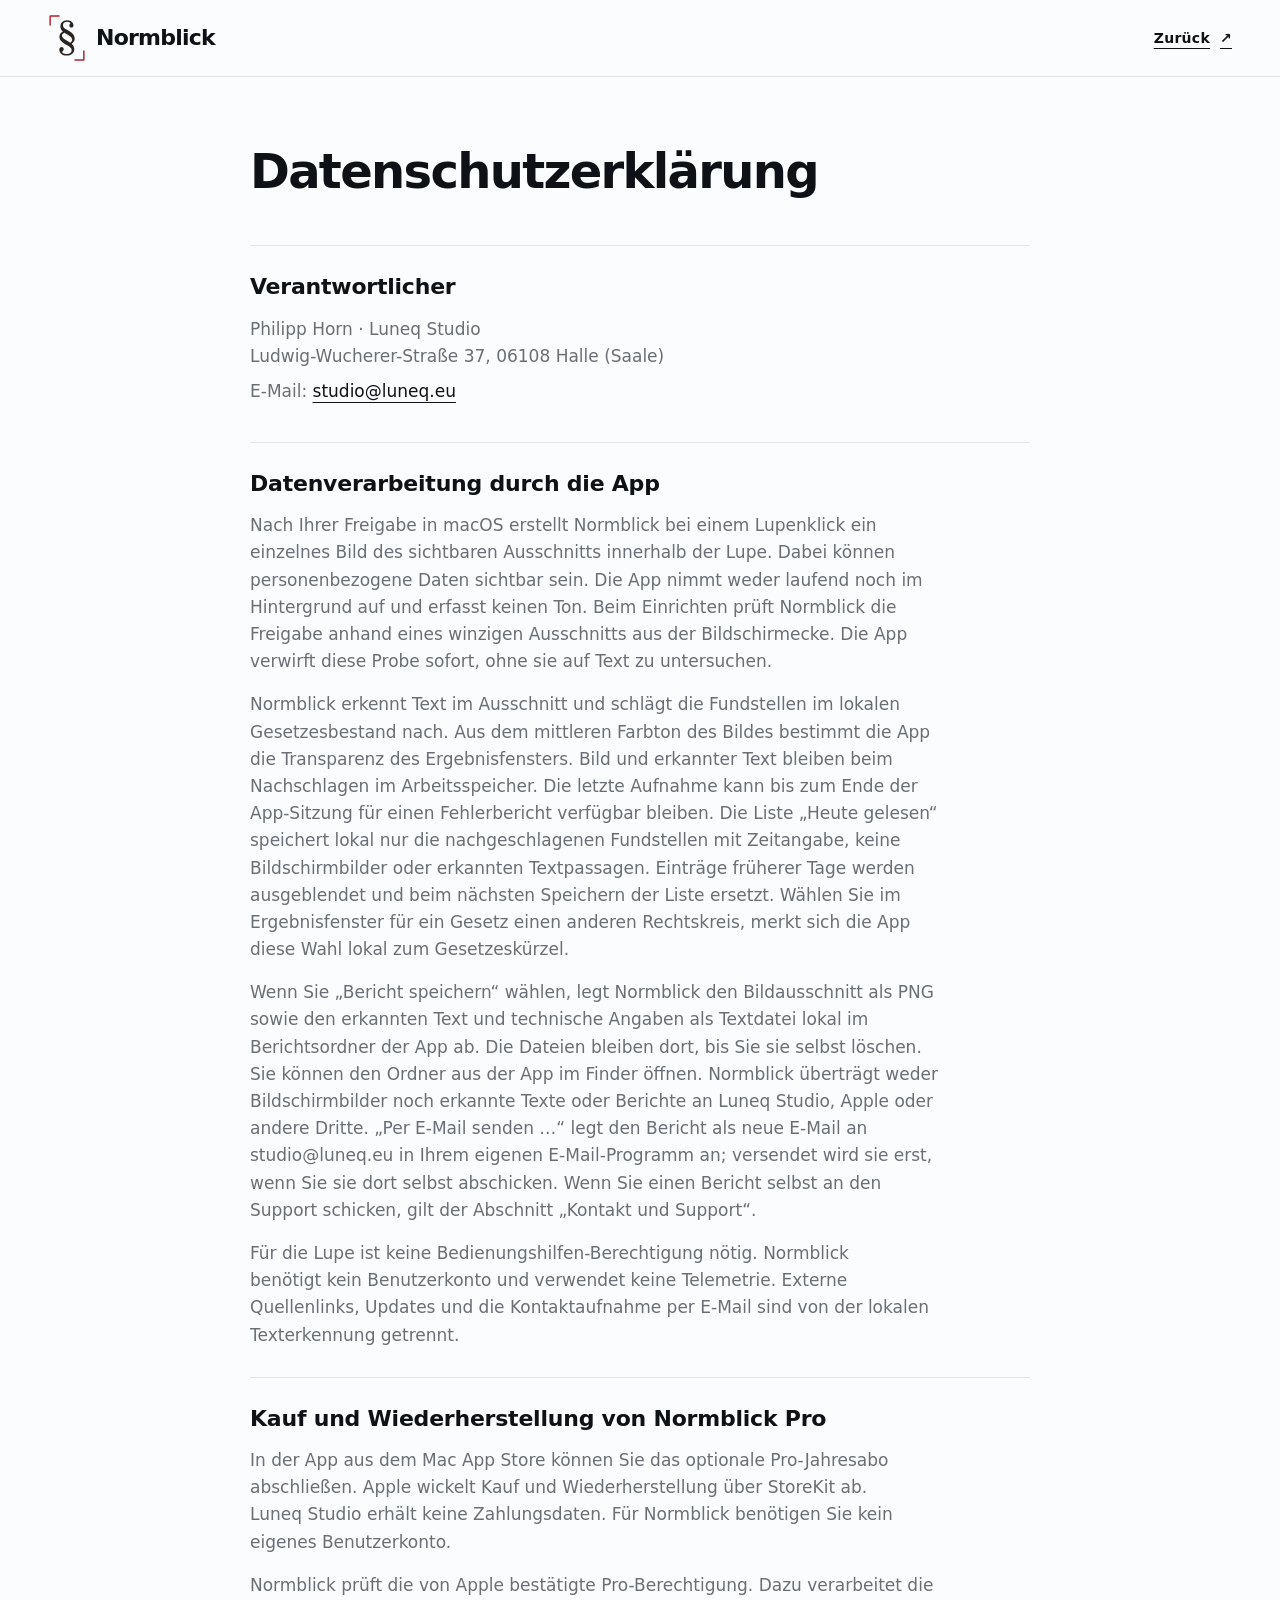
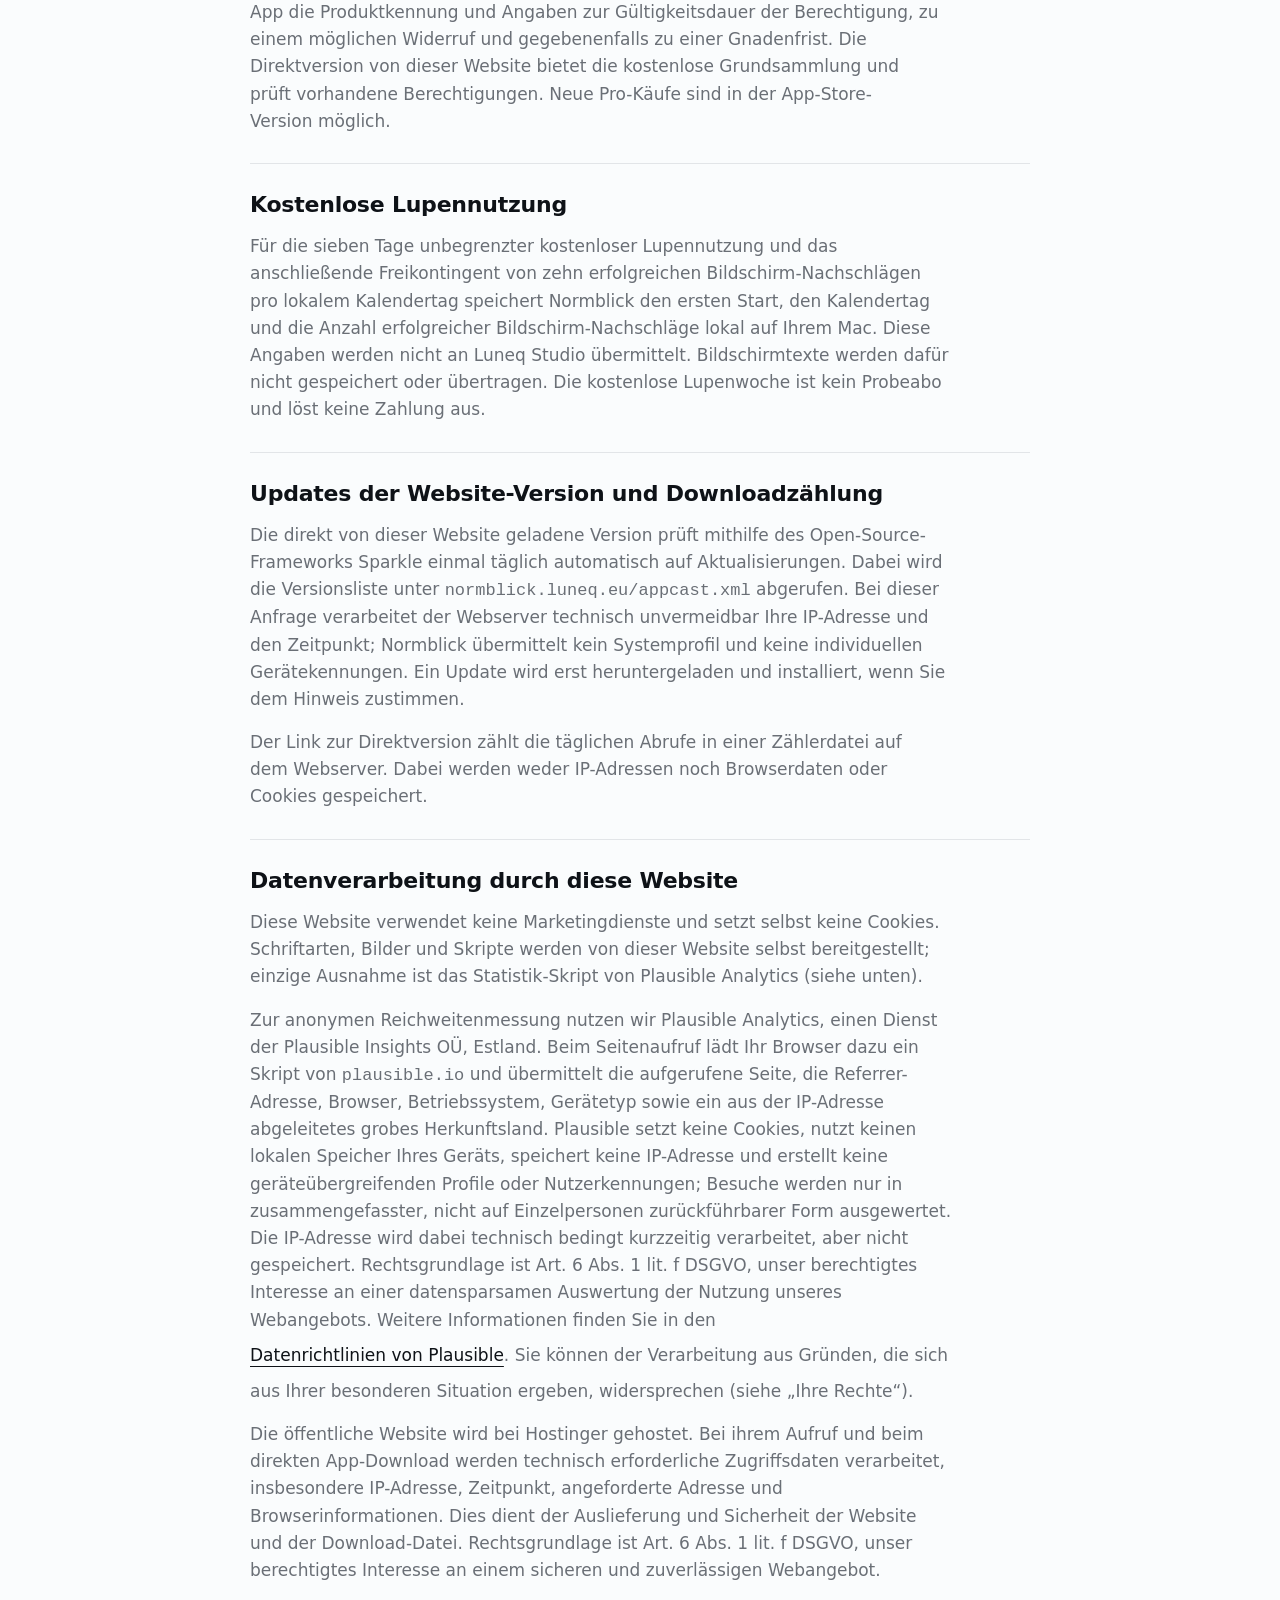
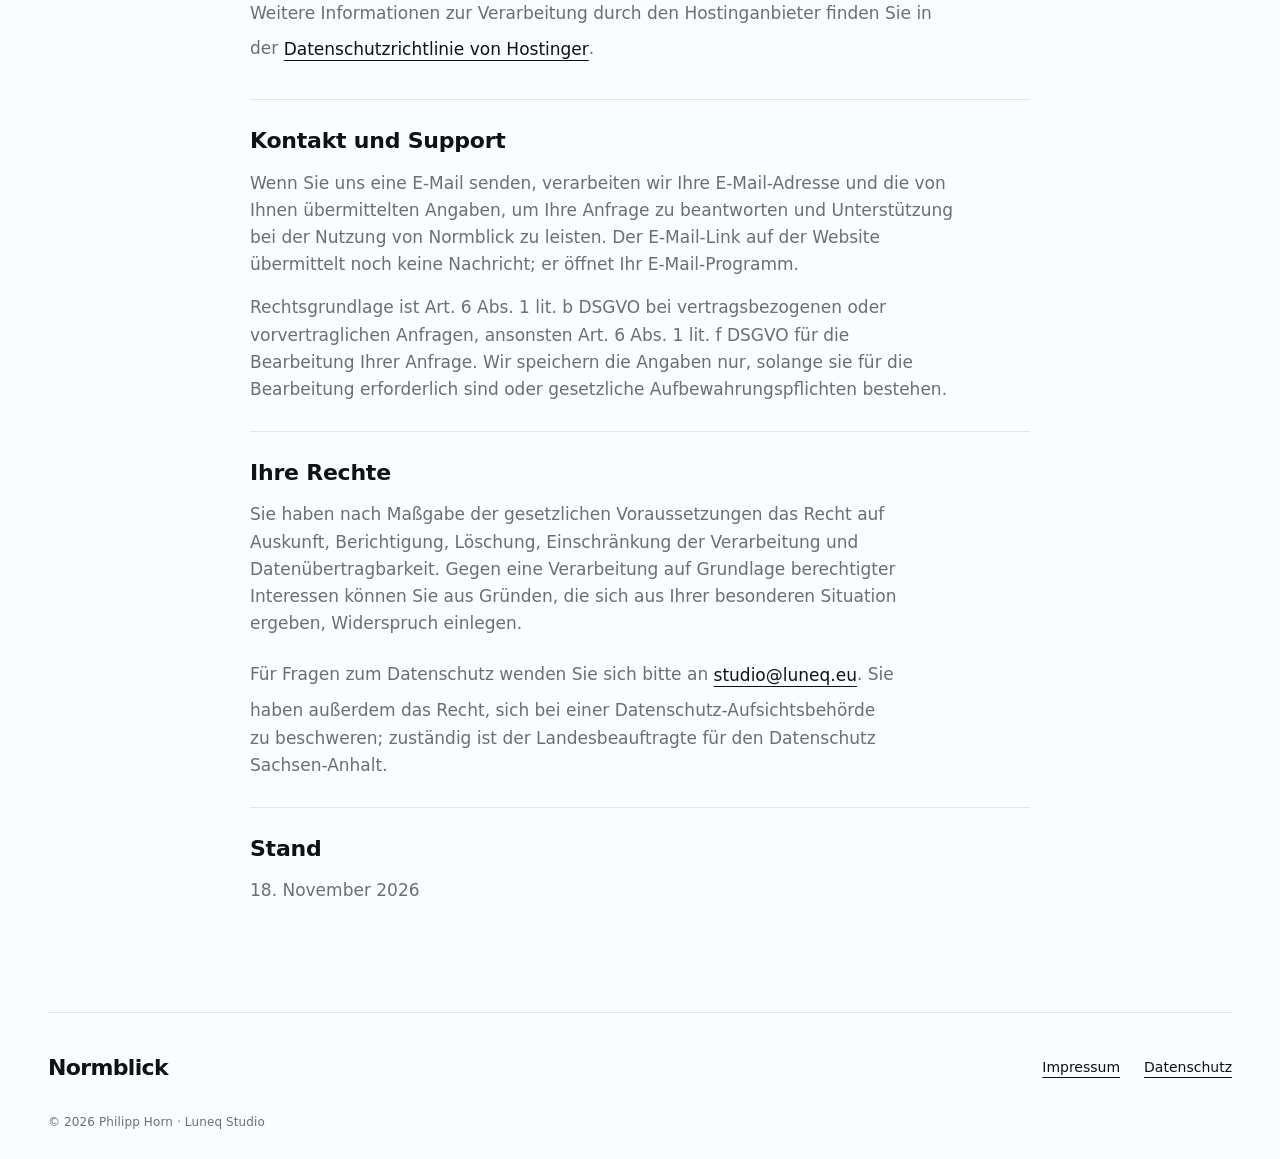
<file: datenschutz.html>
<!doctype html>
<html lang="de">
<head>
  <meta charset="utf-8">
  <meta name="viewport" content="width=device-width, initial-scale=1">
  <meta name="color-scheme" content="light dark">
  <title>Datenschutzerklärung | Normblick</title>
  <meta name="description" content="Datenschutzerklärung für Normblick und Luneq Studio. Verantwortlicher und Kontakt: Philipp Horn.">
  <link rel="canonical" href="https://normblick.luneq.eu/datenschutz.html">
  <link rel="icon" href="assets/favicon.png?v=cdacf3f0769f" sizes="32x32" type="image/png">
  <link rel="icon" href="assets/favicon.svg?v=b4dbe36185fb" type="image/svg+xml">
  <link rel="apple-touch-icon" href="assets/icon-180.png?v=c4f63734b120">
  <link rel="stylesheet" href="assets/site.css?v=7c53a77ce340">
  <!-- Privacy-friendly analytics by Plausible -->
  <script async src="https://plausible.io/js/pa-Dqws5DQYhEeC4OJt4eSrF.js"></script>
  <script>
    window.plausible=window.plausible||function(){(plausible.q=plausible.q||[]).push(arguments)},plausible.init=plausible.init||function(i){plausible.o=i||{}};
    plausible.init()
  </script>
</head>
<body>
  <a class="skip-link" href="#inhalt" data-od-id="legal-skip-link">Zum Inhalt</a>
  <header class="site-header" data-od-id="legal-site-header"><div class="wrap nav-row"><a class="wordmark" href="/" aria-label="Normblick, Startseite" data-od-id="legal-home"><img src="assets/marke.svg?v=b4dbe36185fb" alt="" width="38" height="38">Normblick</a><a class="text-link" href="/" data-od-id="legal-back" aria-label="Zurück zur Startseite">Zurück <span aria-hidden="true">↗</span></a></div></header>
  <main id="inhalt" class="legal-wrap" tabindex="-1" data-od-id="legal-content">
    <header class="legal-header"><h1 data-od-id="legal-title">Datenschutz&shy;erklärung</h1></header>
    <div class="page-content">

      <section class="content-section" data-od-id="legal-datenschutz-1">
        <h2 data-od-id="legal-heading-datenschutz-16">Verantwortlicher</h2>
        <p>
          Philipp Horn · Luneq Studio<br>
          Ludwig-Wucherer-Straße&nbsp;37, 06108&nbsp;Halle (Saale)<br>
          E-Mail: <a href="mailto:studio@luneq.eu">studio@luneq.eu</a>
        </p>
      </section>

      <section id="bildschirmaufnahme" class="content-section" data-od-id="legal-datenschutz-2">
        <h2 data-od-id="legal-heading-datenschutz-31">Datenverarbeitung durch die App</h2>
        <p>Nach Ihrer Freigabe in macOS erstellt Normblick bei einem Lupenklick ein einzelnes Bild des sichtbaren Ausschnitts innerhalb der Lupe. Dabei können personenbezogene Daten sichtbar sein. Die App nimmt weder laufend noch im Hintergrund auf und erfasst keinen Ton. Beim Einrichten prüft Normblick die Freigabe anhand eines winzigen Ausschnitts aus der Bildschirmecke. Die App verwirft diese Probe sofort, ohne sie auf Text zu untersuchen.</p>
        <p>Normblick erkennt Text im Ausschnitt und schlägt die Fundstellen im lokalen Gesetzesbestand nach. Aus dem mittleren Farbton des Bildes bestimmt die App die Transparenz des Ergebnisfensters. Bild und erkannter Text bleiben beim Nachschlagen im Arbeitsspeicher. Die letzte Aufnahme kann bis zum Ende der App-Sitzung für einen Fehlerbericht verfügbar bleiben. Die Liste „Heute gelesen“ speichert lokal nur die nachgeschlagenen Fundstellen mit Zeitangabe, keine Bildschirmbilder oder erkannten Textpassagen. Einträge früherer Tage werden ausgeblendet und beim nächsten Speichern der Liste ersetzt. Wählen Sie im Ergebnisfenster für ein Gesetz einen anderen Rechtskreis, merkt sich die App diese Wahl lokal zum Gesetzeskürzel.</p>
        <p>Wenn Sie „Bericht speichern“ wählen, legt Normblick den Bildausschnitt als PNG sowie den erkannten Text und technische Angaben als Textdatei lokal im Berichtsordner der App ab. Die Dateien bleiben dort, bis Sie sie selbst löschen. Sie können den Ordner aus der App im Finder öffnen. Normblick überträgt weder Bildschirmbilder noch erkannte Texte oder Berichte an Luneq Studio, Apple oder andere Dritte. „Per E-Mail senden …“ legt den Bericht als neue E-Mail an studio@luneq.eu in Ihrem eigenen E-Mail-Programm an; versendet wird sie erst, wenn Sie sie dort selbst abschicken. Wenn Sie einen Bericht selbst an den Support schicken, gilt der Abschnitt „Kontakt und Support“.</p>
        <p>Für die Lupe ist keine Bedienungshilfen-Berechtigung nötig. Normblick benötigt kein Benutzerkonto und verwendet keine Telemetrie. Externe Quellenlinks, Updates und die Kontaktaufnahme per E-Mail sind von der lokalen Texterkennung getrennt.</p>
      </section>

<section class="content-section">
  <h2>Kauf und Wiederherstellung von Normblick Pro</h2>
  <p>In der App aus dem Mac App Store können Sie das optionale Pro-Jahresabo abschließen. Apple wickelt Kauf und Wiederherstellung über StoreKit ab. Luneq Studio erhält keine Zahlungsdaten. Für Normblick benötigen Sie kein eigenes Benutzerkonto.</p>
  <p>Normblick prüft die von Apple bestätigte Pro-Berechtigung. Dazu verarbeitet die App die Produktkennung und Angaben zur Gültigkeitsdauer der Berechtigung, zu einem möglichen Widerruf und gegebenenfalls zu einer Gnadenfrist. Die Direktversion von dieser Website bietet die kostenlose Grundsammlung und prüft vorhandene Berechtigungen. Neue Pro-Käufe sind in der App-Store-Version möglich.</p>
</section>
<section class="content-section">
  <h2>Kostenlose Lupennutzung</h2>
  <p>Für die sieben Tage unbegrenzter kostenloser Lupennutzung und das anschließende Freikontingent von zehn erfolgreichen Bildschirm-Nachschlägen pro lokalem Kalendertag speichert Normblick den ersten Start, den Kalendertag und die Anzahl erfolgreicher Bildschirm-Nachschläge lokal auf Ihrem Mac. Diese Angaben werden nicht an Luneq Studio übermittelt. Bildschirmtexte werden dafür nicht gespeichert oder übertragen. Die kostenlose Lupenwoche ist kein Probeabo und löst keine Zahlung aus.</p>
</section>
<section class="content-section">
  <h2>Updates der Website-Version und Downloadzählung</h2>
  <p>Die direkt von dieser Website geladene Version prüft mithilfe des Open-Source-Frameworks Sparkle einmal täglich automatisch auf Aktualisierungen. Dabei wird die Versionsliste unter <code>normblick.luneq.eu/appcast.xml</code> abgerufen. Bei dieser Anfrage verarbeitet der Webserver technisch unvermeidbar Ihre IP-Adresse und den Zeitpunkt; Normblick übermittelt kein Systemprofil und keine individuellen Gerätekennungen. Ein Update wird erst heruntergeladen und installiert, wenn Sie dem Hinweis zustimmen.</p>
  <p>Der Link zur Direktversion zählt die täglichen Abrufe in einer Zählerdatei auf dem Webserver. Dabei werden weder IP-Adressen noch Browserdaten oder Cookies gespeichert.</p>
</section>

      <section class="content-section" data-od-id="legal-datenschutz-3">
        <h2 data-od-id="legal-heading-datenschutz-37">Datenverarbeitung durch diese Website</h2>
        <p>Diese Website verwendet keine Marketingdienste und setzt selbst keine Cookies. Schriftarten, Bilder und Skripte werden von dieser Website selbst bereitgestellt; einzige Ausnahme ist das Statistik-Skript von Plausible Analytics (siehe unten).</p>
        <p>Zur anonymen Reichweitenmessung nutzen wir Plausible Analytics, einen Dienst der Plausible Insights OÜ, Estland. Beim Seitenaufruf lädt Ihr Browser dazu ein Skript von <code>plausible.io</code> und übermittelt die aufgerufene Seite, die Referrer-Adresse, Browser, Betriebssystem, Gerätetyp sowie ein aus der IP-Adresse abgeleitetes grobes Herkunftsland. Plausible setzt keine Cookies, nutzt keinen lokalen Speicher Ihres Geräts, speichert keine IP-Adresse und erstellt keine geräteübergreifenden Profile oder Nutzerkennungen; Besuche werden nur in zusammengefasster, nicht auf Einzelpersonen zurückführbarer Form ausgewertet. Die IP-Adresse wird dabei technisch bedingt kurzzeitig verarbeitet, aber nicht gespeichert. Rechtsgrundlage ist Art.&nbsp;6 Abs.&nbsp;1 lit.&nbsp;f DSGVO, unser berechtigtes Interesse an einer datensparsamen Auswertung der Nutzung unseres Webangebots. Weitere Informationen finden Sie in den <a href="https://plausible.io/data-policy" rel="noopener">Datenrichtlinien von Plausible</a>. Sie können der Verarbeitung aus Gründen, die sich aus Ihrer besonderen Situation ergeben, widersprechen (siehe „Ihre Rechte“).</p>
        <p>Die öffentliche Website wird bei Hostinger gehostet. Bei ihrem Aufruf und beim direkten App-Download werden technisch erforderliche Zugriffsdaten verarbeitet, insbesondere IP-Adresse, Zeitpunkt, angeforderte Adresse und Browserinformationen. Dies dient der Auslieferung und Sicherheit der Website und der Download-Datei. Rechtsgrundlage ist Art.&nbsp;6 Abs.&nbsp;1 lit.&nbsp;f DSGVO, unser berechtigtes Interesse an einem sicheren und zuverlässigen Webangebot.</p>
        <p>Weitere Informationen zur Verarbeitung durch den Hostinganbieter finden Sie in der <a href="https://www.hostinger.com/de/legal/datenschutz-bestimmungen" rel="noopener">Datenschutzrichtlinie von Hostinger</a>.</p>
      </section>

      <section class="content-section">
        <h2>Kontakt und Support</h2>
        <p>Wenn Sie uns eine E-Mail senden, verarbeiten wir Ihre E-Mail-Adresse und die von Ihnen übermittelten Angaben, um Ihre Anfrage zu beantworten und Unterstützung bei der Nutzung von Normblick zu leisten. Der E-Mail-Link auf der Website übermittelt noch keine Nachricht; er öffnet Ihr E-Mail-Programm.</p>
        <p>Rechtsgrundlage ist Art.&nbsp;6 Abs.&nbsp;1 lit.&nbsp;b DSGVO bei vertragsbezogenen oder vorvertraglichen Anfragen, ansonsten Art.&nbsp;6 Abs.&nbsp;1 lit.&nbsp;f DSGVO für die Bearbeitung Ihrer Anfrage. Wir speichern die Angaben nur, solange sie für die Bearbeitung erforderlich sind oder gesetzliche Aufbewahrungspflichten bestehen.</p>
      </section>

      <section class="content-section" data-od-id="legal-datenschutz-4">
        <h2 data-od-id="legal-heading-datenschutz-11">Ihre Rechte</h2>
        <p>Sie haben nach Maßgabe der gesetzlichen Voraussetzungen das Recht auf Auskunft, Berichtigung, Löschung, Einschränkung der Verarbeitung und Datenübertragbarkeit. Gegen eine Verarbeitung auf Grundlage berechtigter Interessen können Sie aus Gründen, die sich aus Ihrer besonderen Situation ergeben, Widerspruch einlegen.</p>
        <p>Für Fragen zum Datenschutz wenden Sie sich bitte an <a href="mailto:studio@luneq.eu">studio@luneq.eu</a>. Sie haben außerdem das Recht, sich bei einer Datenschutz-Aufsichtsbehörde zu beschweren; zuständig ist der Landesbeauftragte für den Datenschutz Sachsen-Anhalt.</p>
      </section>

      <section class="content-section" data-od-id="legal-datenschutz-5">
        <h2 data-od-id="legal-heading-datenschutz-5">Stand</h2>
        <p>18. November 2026</p>
      </section>


    </div>
  </main>
  <footer class="site-footer wrap" data-od-id="legal-footer"><div class="footer-main"><a class="footer-brand" href="/" data-od-id="legal-footer-home">Normblick</a><nav aria-label="Rechtliche Hinweise"><a href="impressum.html" data-od-id="legal-impressum-link">Impressum</a><a href="datenschutz.html" aria-current="page" data-od-id="legal-datenschutz-link">Datenschutz</a></nav></div><p class="copyright">© 2026 Philipp Horn · Luneq Studio</p></footer>
</body>
</html>
</file>
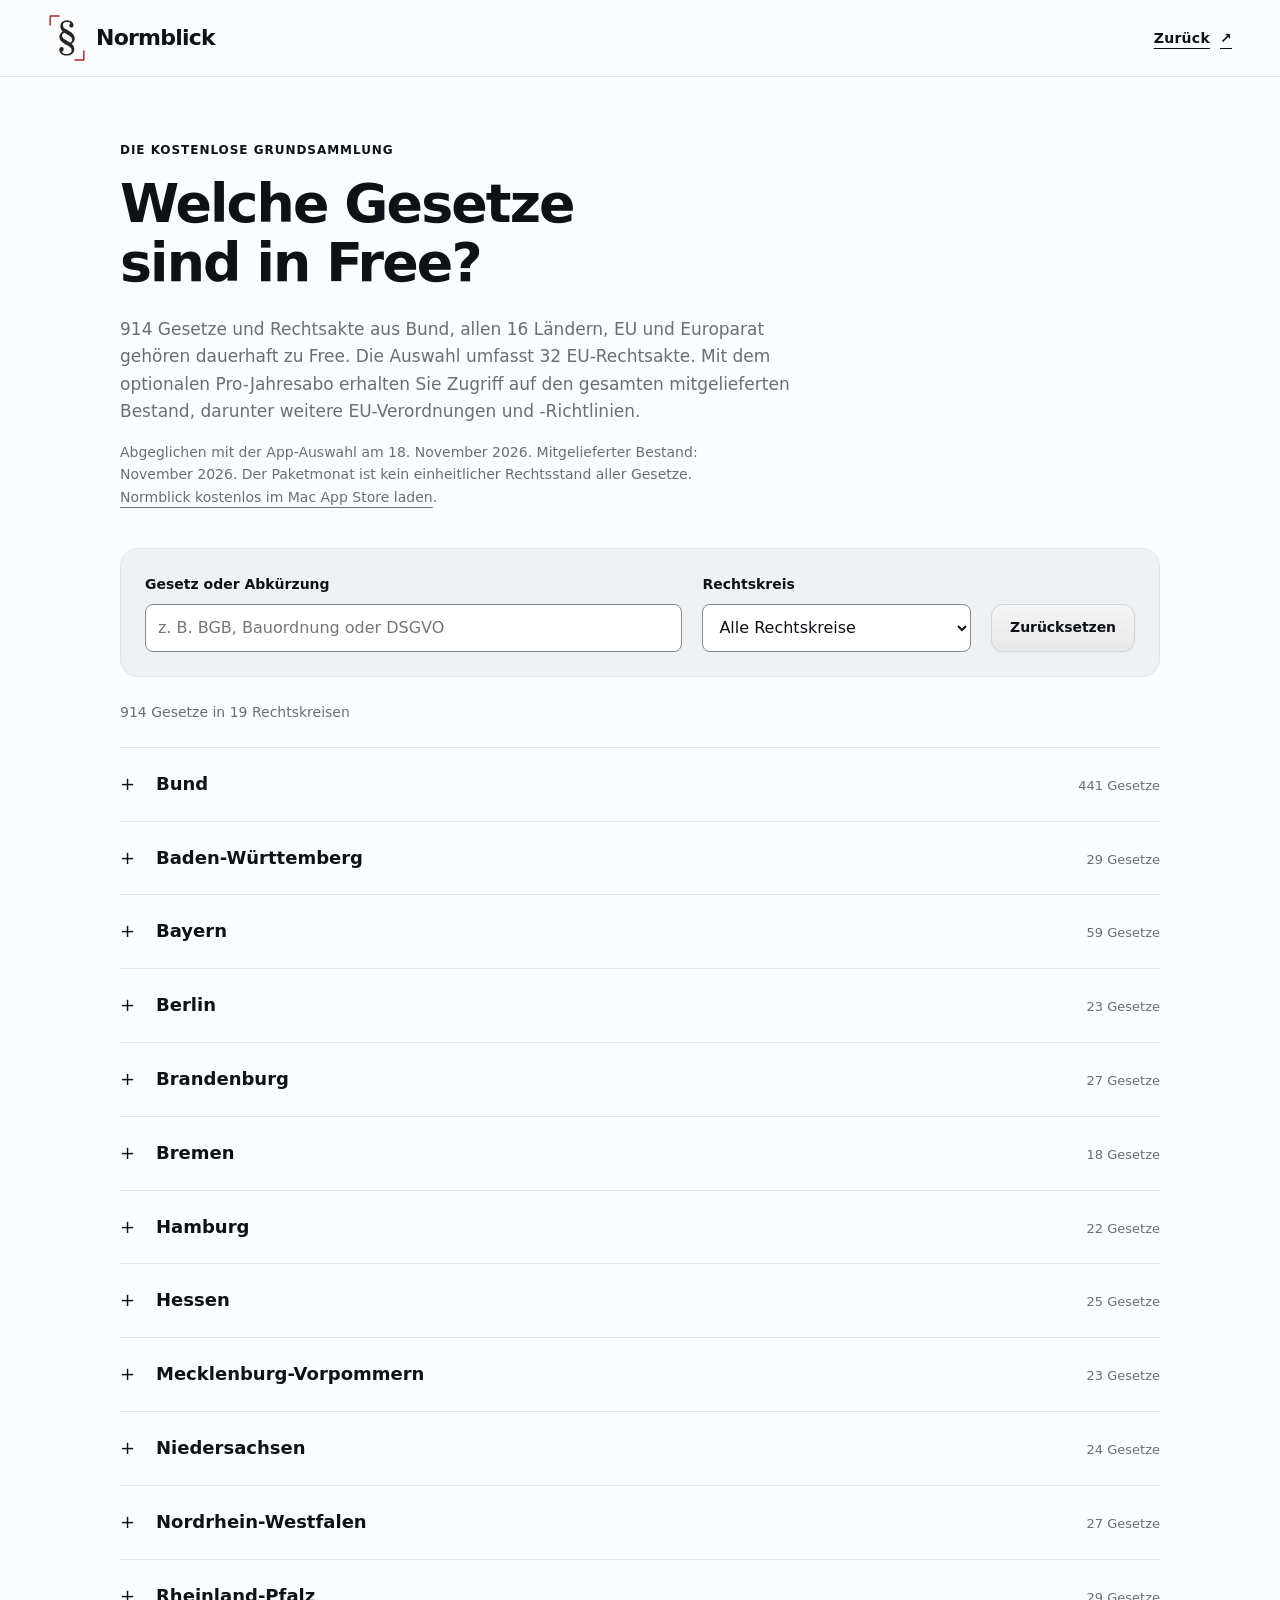
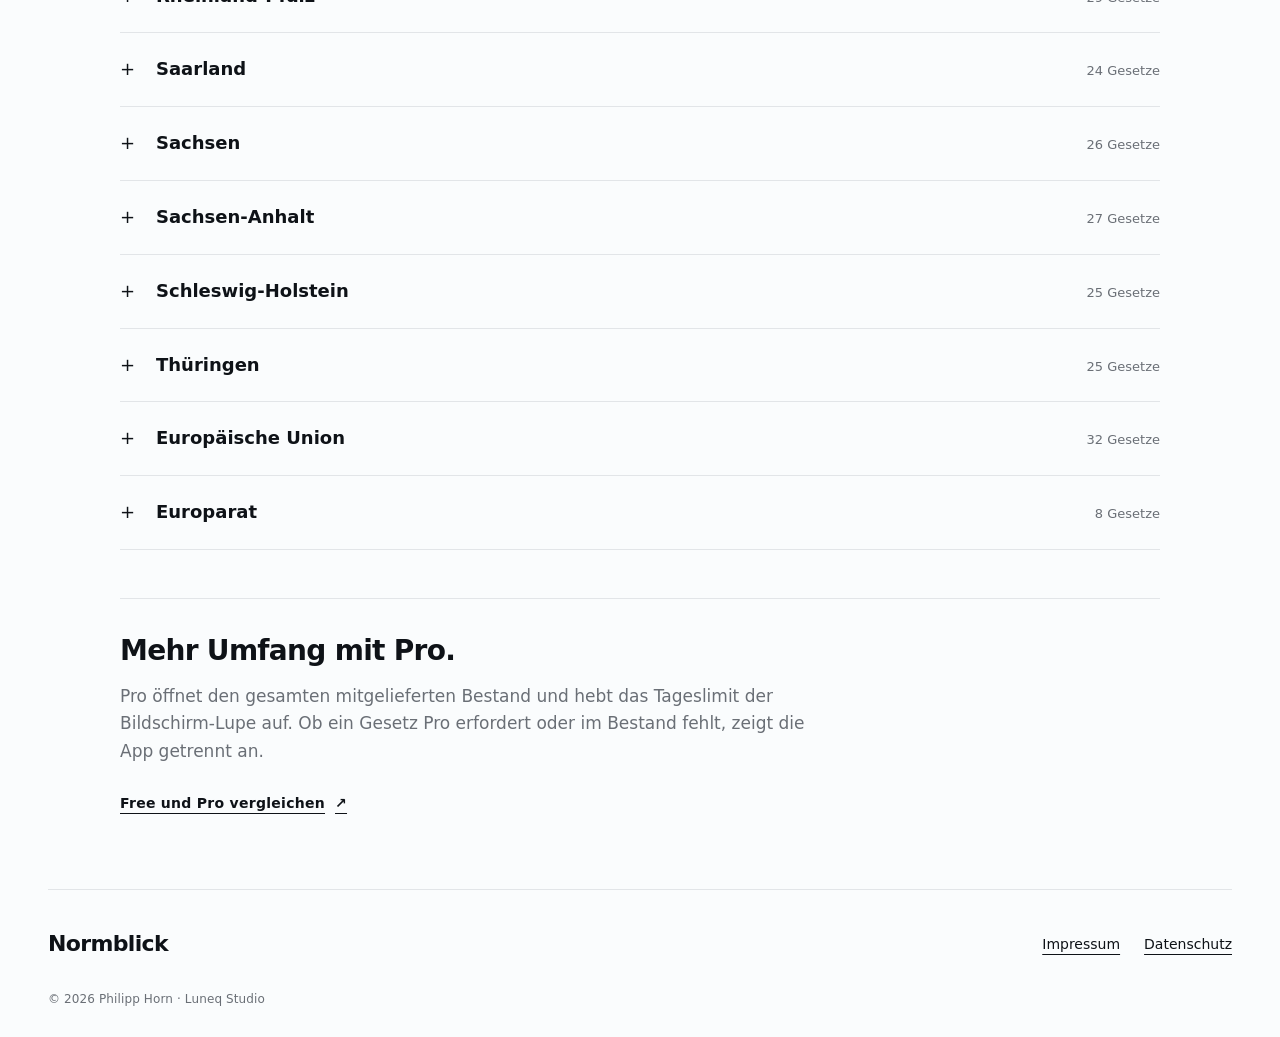
<file: gesetze.html>
<!doctype html>
<html lang="de">
<head>
  <meta charset="utf-8">
  <meta name="viewport" content="width=device-width, initial-scale=1">
  <meta name="color-scheme" content="light dark">
  <title>Gesetzeskatalog: 914 Gesetze kostenlos am Mac | Normblick</title>
  <meta name="description" content="914 Gesetze und Rechtsakte gehören zur kostenlosen Grundsammlung von Normblick für den Mac. Durchsuchen Sie den Katalog nach Gesetz oder Rechtskreis.">
  <link rel="canonical" href="https://normblick.luneq.eu/gesetze.html">
  <meta property="og:type" content="website">
  <meta property="og:locale" content="de_DE">
  <meta property="og:site_name" content="Normblick">
  <meta property="og:title" content="Welche Gesetze sind in Normblick Free?">
  <meta property="og:description" content="Gesetze und Rechtsakte aus Bund, allen 16 Ländern, EU und Europarat: die kostenlose Grundsammlung von Normblick für den Mac.">
  <meta property="og:url" content="https://normblick.luneq.eu/gesetze.html">
  <meta property="og:image" content="https://normblick.luneq.eu/assets/shots/gesetze-hell.jpg?v=ebba585ec2bb">
  <meta property="og:image:width" content="1600">
  <meta property="og:image:height" content="1120">
  <meta property="og:image:alt" content="Normblick zeigt § 823 BGB mit Paragraphenliste und amtlichem Wortlaut.">
  <meta name="twitter:card" content="summary_large_image">
  <link rel="icon" href="assets/favicon.png?v=cdacf3f0769f" sizes="32x32" type="image/png">
  <link rel="icon" href="assets/favicon.svg?v=b4dbe36185fb" type="image/svg+xml">
  <link rel="apple-touch-icon" href="assets/icon-180.png?v=c4f63734b120">
  <link rel="stylesheet" href="assets/site.css?v=7c53a77ce340">
  <script src="assets/katalog.js?v=9093abecb5f4" defer></script>
  <!-- Privacy-friendly analytics by Plausible -->
  <script async src="https://plausible.io/js/pa-Dqws5DQYhEeC4OJt4eSrF.js"></script>
  <script>
    window.plausible=window.plausible||function(){(plausible.q=plausible.q||[]).push(arguments)},plausible.init=plausible.init||function(i){plausible.o=i||{}};
    plausible.init()
  </script>
</head>
<body>
  <a class="skip-link" href="#inhalt" data-od-id="legal-skip-link">Zum Inhalt</a>
  <header class="site-header" data-od-id="legal-site-header"><div class="wrap nav-row"><a class="wordmark" href="/" aria-label="Normblick, Startseite" data-od-id="legal-home"><img src="assets/marke.svg?v=b4dbe36185fb" alt="" width="38" height="38">Normblick</a><a class="text-link" href="/" data-od-id="legal-back" aria-label="Zurück zur Startseite">Zurück <span aria-hidden="true">↗</span></a></div></header>
  <main id="inhalt" class="wrap catalog-page" tabindex="-1">
    <header class="catalog-header"><p class="eyebrow">Die kostenlose Grundsammlung</p><h1>Welche Gesetze<br>sind in Free?</h1><p>914 Gesetze und Rechtsakte aus Bund, allen 16 Ländern, EU und Europarat gehören dauerhaft zu Free. Die Auswahl umfasst 32 EU-Rechtsakte. Mit dem optionalen Pro-Jahresabo erhalten Sie Zugriff auf den gesamten mitgelieferten Bestand, darunter weitere EU-Verordnungen und -Richtlinien.</p><p class="small">Abgeglichen mit der App-Auswahl am 18. November 2026. Mitgelieferter Bestand: November 2026. Der Paketmonat ist kein einheitlicher Rechtsstand aller Gesetze. <a href="https://apps.apple.com/de/app/normblick/id6824618858">Normblick kostenlos im Mac App Store laden</a>.</p></header>
    <form class="catalog-filters" role="search" aria-label="Kostenlose Gesetze filtern" hidden><div><label for="gesetzsuche">Gesetz oder Abkürzung</label><input id="gesetzsuche" name="q" type="search" placeholder="z. B. BGB, Bauordnung oder DSGVO" autocomplete="off" aria-controls="gesetzliste"></div><div><label for="rechtskreis">Rechtskreis</label><select id="rechtskreis" name="quelle" aria-controls="gesetzliste"><option value="alle">Alle Rechtskreise</option><option value="bund">Bund</option><option value="lbw">Baden-Württemberg</option><option value="lby">Bayern</option><option value="lbe">Berlin</option><option value="lbb">Brandenburg</option><option value="lhb">Bremen</option><option value="lhh">Hamburg</option><option value="lhe">Hessen</option><option value="lmv">Mecklenburg-Vorpommern</option><option value="lni">Niedersachsen</option><option value="lnw">Nordrhein-Westfalen</option><option value="lrp">Rheinland-Pfalz</option><option value="lsl">Saarland</option><option value="lsn">Sachsen</option><option value="lsa">Sachsen-Anhalt</option><option value="lsh">Schleswig-Holstein</option><option value="lth">Thüringen</option><option value="eu">Europäische Union</option><option value="coe">Europarat</option></select></div><button class="button" type="reset">Zurücksetzen</button></form>
    <p class="catalog-status" role="status" aria-live="polite" aria-atomic="true" data-catalog-status>914 Gesetze in 19 Rechtskreisen</p>
    <div id="gesetzliste"><details class="catalog-group" id="bund" data-source="bund"><summary><h2>Bund</h2> <span data-group-count>441 Gesetze</span></summary><ul class="law-list"><li data-law><strong>1. BImSchV</strong><span>Erste Verordnung zur Durchführung des Bundes-Immissionsschutzgesetzes</span></li>
<li data-law><strong>10. BImSchV</strong><span>Zehnte Verordnung zur Durchführung des Bundes-Immissionsschutzgesetzes</span></li>
<li data-law><strong>11. BImSchV</strong><span>Elfte Verordnung zur Durchführung des Bundes-Immissionsschutzgesetzes (Verordnung über Emissionserklärungen)</span></li>
<li data-law><strong>12. BImSchV</strong><span>Zwölfte Verordnung zur Durchführung des Bundes-Immissionsschutzgesetzes</span></li>
<li data-law><strong>13. BImSchV</strong><span>Dreizehnte Verordnung zur Durchführung des Bundes-Immissionsschutzgesetzes</span></li>
<li data-law><strong>14. BImSchV</strong><span>Vierzehnte Verordnung zur Durchführung des Bundes-Immissionsschutzgesetzes</span></li>
<li data-law><strong>16. BImSchV</strong><span>Sechzehnte Verordnung zur Durchführung des Bundes-Immissionsschutzgesetzes</span></li>
<li data-law><strong>17. BImSchV</strong><span>Siebzehnte Verordnung zur Durchführung des Bundes-Immissionsschutzgesetzes</span></li>
<li data-law><strong>18. BImSchV</strong><span>Achtzehnte Verordnung zur Durchführung des Bundes-Immissionsschutzgesetzes</span></li>
<li data-law><strong>2. BImSchV</strong><span>Zweite Verordnung zur Durchführung des Bundes-Immissionsschutzgesetzes</span></li>
<li data-law><strong>20. BImSchV</strong><span>Zwanzigste Verordnung zur Durchführung des Bundes-Immissionsschutzgesetzes (Verordnung zur Begrenzung der Emissionen flüchtiger organischer Verbindungen beim Umfüllen oder Lagern von Ottokraftstoffen, Kraftstoffgemischen oder Rohbenzin)</span></li>
<li data-law><strong>21. BImSchV</strong><span>Einundzwanzigste Verordnung zur Durchführung des Bundes-Immissionsschutzgesetzes</span></li>
<li data-law><strong>24. BImSchV</strong><span>Vierundzwanzigste Verordnung zur Durchführung des Bundes-Immissionsschutzgesetzes</span></li>
<li data-law><strong>25. BImSchV</strong><span>Fünfundzwanzigste Verordnung zur Durchführung des Bundes-Immissionsschutzgesetzes</span></li>
<li data-law><strong>26. BImSchV</strong><span>Sechsundzwanzigste Verordnung zur Durchführung des Bundes-Immissionsschutzgesetzes</span></li>
<li data-law><strong>27. BImSchV</strong><span>Siebenundzwanzigste Verordnung zur Durchführung des Bundes-Immissionsschutzgesetzes</span></li>
<li data-law><strong>28. BImSchV</strong><span>Achtundzwanzigste Verordnung zur Durchführung des Bundes-Immissionsschutzgesetzes</span></li>
<li data-law><strong>29. BImSchV</strong><span>Neunundzwanzigste Verordnung zur Durchführung des Bundes-Immissionsschutzgesetzes</span></li>
<li data-law><strong>30. BImSchV</strong><span>Dreißigste Verordnung zur Durchführung des Bundes-Immissionsschutzgesetzes</span></li>
<li data-law><strong>31. BImSchV</strong><span>31. Verordnung zur Durchführung des Bundes-Immissionsschutzgesetzes</span></li>
<li data-law><strong>32. BImSchV</strong><span>32. Verordnung zur Durchführung des Bundes-Immissionsschutzgesetzes</span></li>
<li data-law><strong>34. BImSchV</strong><span>Vierunddreißigste Verordnung zur Durchführung des Bundes-Immissionsschutzgesetzes (Verordnung über die Lärmkartierung)</span></li>
<li data-law><strong>35. BImSchV</strong><span>Fünfunddreißigste Verordnung zur Durchführung des Bundes-Immissionsschutzgesetzes</span></li>
<li data-law><strong>36. BImSchV</strong><span>Sechsunddreißigste Verordnung zur Durchführung des Bundes-Immissionsschutzgesetzes (Verordnung zur Durchführung der Regelungen der Biokraftstoffquote)</span></li>
<li data-law><strong>39. BImSchV</strong><span>Neununddreißigste Verordnung zur Durchführung des Bundes-Immissionsschutzgesetzes</span></li>
<li data-law><strong>4. BImSchV</strong><span>Vierte Verordnung zur Durchführung des Bundes-Immissionsschutzgesetzes</span></li>
<li data-law><strong>41. BImSchV</strong><span>Einundvierzigste Verordnung zur Durchführung des Bundes-Immissionsschutzgesetzes</span></li>
<li data-law><strong>5. BImSchV</strong><span>Fünfte Verordnung zur Durchführung des Bundes-Immissionsschutzgesetzes</span></li>
<li data-law><strong>9. BImSchV</strong><span>Neunte Verordnung zur Durchführung des Bundes-Immissionsschutzgesetzes</span></li>
<li data-law><strong>AEntG</strong><span>Gesetz über zwingende Arbeitsbedingungen für grenzüberschreitend entsandte und für regelmäßig im Inland beschäftigte Arbeitnehmer und Arbeitnehmerinnen</span></li>
<li data-law><strong>AGG</strong><span>Allgemeines Gleichbehandlungsgesetz</span></li>
<li data-law><strong>AKNV</strong><span>Verordnung über die Bescheinigung über die Meldung als Asylsuchender</span></li>
<li data-law><strong>AMG</strong><span>Gesetz über den Verkehr mit Arzneimitteln</span></li>
<li data-law><strong>AO</strong><span>Abgabenordnung</span></li>
<li data-law><strong>ASiG</strong><span>Gesetz über Betriebsärzte, Sicherheitsingenieure und andere Fachkräfte für Arbeitssicherheit</span></li>
<li data-law><strong>AStG</strong><span>Gesetz über die Besteuerung bei Auslandsbeziehungen</span></li>
<li data-law><strong>AUG</strong><span>Gesetz zur Geltendmachung von Unterhaltsansprüchen im Verkehr mit ausländischen Staaten</span></li>
<li data-law><strong>AVAG</strong><span>Gesetz zur Ausführung zwischenstaatlicher Verträge und zur Durchführung von Abkommen der Europäischen Union auf dem Gebiet der Anerkennung und Vollstreckung in Zivil- und Handelssachen</span></li>
<li data-law><strong>AWG</strong><span>Außenwirtschaftsgesetz</span></li>
<li data-law><strong>AWaffV</strong><span>Allgemeine Waffengesetz-Verordnung</span></li>
<li data-law><strong>AZV</strong><span>Verordnung über die Arbeitszeit der Beamtinnen und Beamten des Bundes</span></li>
<li data-law><strong>AbgG</strong><span>Gesetz über die Rechtsverhältnisse der Mitglieder des Deutschen Bundestages</span></li>
<li data-law><strong>AbwAG</strong><span>Gesetz über Abgaben für das Einleiten von Abwasser in Gewässer</span></li>
<li data-law><strong>AdVermiG</strong><span>Gesetz über die Vermittlung und Begleitung der Adoption und über das Verbot der Vermittlung von Ersatzmüttern</span></li>
<li data-law><strong>AktG</strong><span>Aktiengesetz</span></li>
<li data-law><strong>AktGEG</strong><span>Einführungsgesetz zum Aktiengesetz</span></li>
<li data-law><strong>AnfG</strong><span>Gesetz über die Anfechtung von Rechtshandlungen eines Schuldners außerhalb des Insolvenzverfahrens</span></li>
<li data-law><strong>AnlEntG</strong><span>Anlegerentschädigungsgesetz</span></li>
<li data-law><strong>AntiDopG</strong><span>Gesetz gegen Doping im Sport</span></li>
<li data-law><strong>ArbGG</strong><span>Arbeitsgerichtsgesetz</span></li>
<li data-law><strong>ArbPlSchG</strong><span>Gesetz über den Schutz des Arbeitsplatzes bei Einberufung zum Wehrdienst</span></li>
<li data-law><strong>ArbSchG</strong><span>Gesetz über die Durchführung von Maßnahmen des Arbeitsschutzes zur Verbesserung der Sicherheit und des Gesundheitsschutzes der Beschäftigten bei der Arbeit</span></li>
<li data-law><strong>ArbStättV</strong><span>Verordnung über Arbeitsstätten</span></li>
<li data-law><strong>ArbZG</strong><span>Arbeitszeitgesetz</span></li>
<li data-law><strong>ArbnErfG</strong><span>Gesetz über Arbeitnehmererfindungen</span></li>
<li data-law><strong>AsylG</strong><span>Asylgesetz</span></li>
<li data-law><strong>AsylVfGNG</strong><span>Gesetz zur Neuregelung des Asylverfahrens</span></li>
<li data-law><strong>AsylZBV</strong><span>Asylzuständigkeitsbestimmungsverordnung</span></li>
<li data-law><strong>AsylbLG</strong><span>Asylbewerberleistungsgesetz</span></li>
<li data-law><strong>AtG</strong><span>Gesetz über die friedliche Verwendung der Kernenergie und den Schutz gegen ihre Gefahren</span></li>
<li data-law><strong>AufenthG</strong><span>Gesetz über den Aufenthalt, die Erwerbstätigkeit und die Integration von Ausländern im Bundesgebiet</span></li>
<li data-law><strong>AufenthV</strong><span>Aufenthaltsverordnung</span></li>
<li data-law><strong>AuslVZV</strong><span>Verordnung über Zahlung eines Auslandsverwendungszuschlags</span></li>
<li data-law><strong>AÜG</strong><span>Gesetz zur Regelung der Arbeitnehmerüberlassung</span></li>
<li data-law><strong>BAFinBefugV</strong><span>Verordnung zur Übertragung von Befugnissen zum Erlass von Rechtsverordnungen auf die Bundesanstalt für Finanzdienstleistungsaufsicht</span></li>
<li data-law><strong>BAföG</strong><span>Bundesgesetz über individuelle Förderung der Ausbildung</span></li>
<li data-law><strong>BBG</strong><span>Bundesbeamtengesetz</span></li>
<li data-law><strong>BBankG</strong><span>Gesetz über die Deutsche Bundesbank</span></li>
<li data-law><strong>BBankLV</strong><span>Verordnung über die Laufbahnen der Bundesbankbeamtinnen und Bundesbankbeamten</span></li>
<li data-law><strong>BBesG</strong><span>Bundesbesoldungsgesetz</span></li>
<li data-law><strong>BBiG</strong><span>Berufsbildungsgesetz</span></li>
<li data-law><strong>BBodSchG</strong><span>Gesetz zum Schutz vor schädlichen Bodenveränderungen und zur Sanierung von Altlasten</span></li>
<li data-law><strong>BDG</strong><span>Bundesdisziplinargesetz</span></li>
<li data-law><strong>BDSG</strong><span>Bundesdatenschutzgesetz</span></li>
<li data-law><strong>BEEG</strong><span>Gesetz zum Elterngeld und zur Elternzeit</span></li>
<li data-law><strong>BEGTPG</strong><span>Gesetz über die Bundesnetzagentur für Elektrizität, Gas, Telekommunikation, Post und Eisenbahnen</span></li>
<li data-law><strong>BEHG</strong><span>Gesetz über einen nationalen Zertifikatehandel für Brennstoffemissionen</span></li>
<li data-law><strong>BFSG</strong><span>Gesetz zur Umsetzung der Richtlinie (EU) 2019/882 des Europäischen Parlaments und des Rates über die Barrierefreiheitsanforderungen für Produkte und Dienstleistungen</span></li>
<li data-law><strong>BFSGV</strong><span>Verordnung über die Barrierefreiheitsanforderungen für Produkte und Dienstleistungen nach dem Barrierefreiheitsstärkungsgesetz</span></li>
<li data-law><strong>BGB</strong><span>Bürgerliches Gesetzbuch</span></li>
<li data-law><strong>BGBEG</strong><span>Einführungsgesetz zum Bürgerlichen Gesetzbuche</span></li>
<li data-law><strong>BGebG</strong><span>Gesetz über Gebühren und Auslagen des Bundes</span></li>
<li data-law><strong>BHO</strong><span>Bundeshaushaltsordnung</span></li>
<li data-law><strong>BImSchG</strong><span>Gesetz zum Schutz vor schädlichen Umwelteinwirkungen durch Luftverunreinigungen, Geräusche, Erschütterungen und ähnliche Vorgänge</span></li>
<li data-law><strong>BJagdG</strong><span>Bundesjagdgesetz</span></li>
<li data-law><strong>BKAG</strong><span>Gesetz über das Bundeskriminalamt und die Zusammenarbeit des Bundes und der Länder in kriminalpolizeilichen Angelegenheiten</span></li>
<li data-law><strong>BKGG</strong><span>Bundeskindergeldgesetz</span></li>
<li data-law><strong>BKatV</strong><span>Verordnung über die Erteilung einer Verwarnung, Regelsätze für Geldbußen und die Anordnung eines Fahrverbotes wegen Ordnungswidrigkeiten im Straßenverkehr</span></li>
<li data-law><strong>BMG</strong><span>Bundesmeldegesetz</span></li>
<li data-law><strong>BMinG</strong><span>Gesetz über die Rechtsverhältnisse der Mitglieder der Bundesregierung</span></li>
<li data-law><strong>BNatSchG</strong><span>Gesetz über Naturschutz und Landschaftspflege</span></li>
<li data-law><strong>BNotO</strong><span>Bundesnotarordnung</span></li>
<li data-law><strong>BORA</strong><span>Berufsordnung der Rechtsanwältinnen und Rechtsanwälte</span></li>
<li data-law><strong>BPersVG</strong><span>Bundespersonalvertretungsgesetz</span></li>
<li data-law><strong>BPolG</strong><span>Gesetz über die Bundespolizei</span></li>
<li data-law><strong>BRAO</strong><span>Bundesrechtsanwaltsordnung</span></li>
<li data-law><strong>BRAO§206DV</strong><span>Verordnung zur Durchführung des § 206 der Bundesrechtsanwaltsordnung</span></li>
<li data-law><strong>BRGO 2025</strong><span>Geschäftsordnung des Bundesrates</span></li>
<li data-law><strong>BRKG</strong><span>Bundesreisekostengesetz</span></li>
<li data-law><strong>BRRG</strong><span>Rahmengesetz zur Vereinheitlichung des Beamtenrechts</span></li>
<li data-law><strong>BTGO 2025</strong><span>Geschäftsordnung des Deutschen Bundestages</span></li>
<li data-law><strong>BUrlG</strong><span>Mindesturlaubsgesetz für Arbeitnehmer</span></li>
<li data-law><strong>BVerfGG</strong><span>Gesetz über das Bundesverfassungsgericht</span></li>
<li data-law><strong>BVerfGGO 2015</strong><span>Geschäftsordnung des Bundesverfassungsgerichts</span></li>
<li data-law><strong>BVerfSchG</strong><span>Gesetz über die Zusammenarbeit des Bundes und der Länder in Angelegenheiten des Verfassungsschutzes und über das Bundesamt für Verfassungsschutz</span></li>
<li data-law><strong>BWO</strong><span>Bundeswahlordnung</span></li>
<li data-law><strong>BWahlG</strong><span>Bundeswahlgesetz</span></li>
<li data-law><strong>BWaldG</strong><span>Gesetz zur Erhaltung des Waldes und zur Förderung der Forstwirtschaft</span></li>
<li data-law><strong>BZRG</strong><span>Gesetz über das Zentralregister und das Erziehungsregister</span></li>
<li data-law><strong>BattDG</strong><span>Gesetz zur Durchführung der Verordnung (EU) 2023/1542 betreffend Batterien und Altbatterien</span></li>
<li data-law><strong>BauGB</strong><span>Baugesetzbuch</span></li>
<li data-law><strong>BauNVO</strong><span>Verordnung über die bauliche Nutzung der Grundstücke</span></li>
<li data-law><strong>BauSparkG</strong><span>Gesetz über Bausparkassen</span></li>
<li data-law><strong>BeamtStG</strong><span>Gesetz zur Regelung des Statusrechts der Beamtinnen und Beamten in den Ländern</span></li>
<li data-law><strong>BeamtVG</strong><span>Gesetz über die Versorgung der Beamten und Richter des Bundes</span></li>
<li data-law><strong>BerHG</strong><span>Gesetz über Rechtsberatung und Vertretung für Bürger mit geringem Einkommen</span></li>
<li data-law><strong>BeschG</strong><span>Gesetz über die Prüfung und Zulassung von Feuerwaffen, Böllern, Geräten, bei denen zum Antrieb Munition verwendet wird, sowie von Munition und sonstigen Waffen</span></li>
<li data-law><strong>BeschV</strong><span>Verordnung über die Beschäftigung von Ausländerinnen und Ausländern</span></li>
<li data-law><strong>BeschussV</strong><span>Allgemeine Verordnung zum Beschussgesetz</span></li>
<li data-law><strong>BetrAVG</strong><span>Gesetz zur Verbesserung der betrieblichen Altersversorgung</span></li>
<li data-law><strong>BetrSichV</strong><span>Verordnung über Sicherheit und Gesundheitsschutz bei der Verwendung von Arbeitsmitteln</span></li>
<li data-law><strong>BetrVG</strong><span>Betriebsverfassungsgesetz</span></li>
<li data-law><strong>BeurkG</strong><span>Beurkundungsgesetz</span></li>
<li data-law><strong>BewG</strong><span>Bewertungsgesetz</span></li>
<li data-law><strong>BfNatSchG</strong><span>Gesetz über die Errichtung eines Bundesamtes für Naturschutz</span></li>
<li data-law><strong>BtMG</strong><span>Gesetz über den Verkehr mit Betäubungsmitteln</span></li>
<li data-law><strong>BtOG</strong><span>Betreuungsorganisationsgesetz</span></li>
<li data-law><strong>BzBlG</strong><span>Gesetz zur Verminderung von Luftverunreinigungen durch Bleiverbindungen in Ottokraftstoffen für Kraftfahrzeugmotore</span></li>
<li data-law><strong>BÄO</strong><span>Bundesärzteordnung</span></li>
<li data-law><strong>BörsG</strong><span>Börsengesetz</span></li>
<li data-law><strong>DDG</strong><span>Digitale-Dienste-Gesetz</span></li>
<li data-law><strong>DRK-SDDSG</strong><span>Gesetz zur Regelung des Datenschutzes für den Suchdienst des Deutschen Roten Kreuzes</span></li>
<li data-law><strong>DRiG</strong><span>Deutsches Richtergesetz</span></li>
<li data-law><strong>DVO-JuSchG</strong><span>Verordnung zur Durchführung des Jugendschutzgesetzes</span></li>
<li data-law><strong>DepotG</strong><span>Gesetz über die Verwahrung und Anschaffung von Wertpapieren</span></li>
<li data-law><strong>DesignG</strong><span>Gesetz über den rechtlichen Schutz von Design</span></li>
<li data-law><strong>DrittelbG</strong><span>Gesetz über die Drittelbeteiligung der Arbeitnehmer im Aufsichtsrat</span></li>
<li data-law><strong>EBO</strong><span>Eisenbahn-Bau- und Betriebsordnung</span></li>
<li data-law><strong>EEG 2023</strong><span>Gesetz für den Ausbau erneuerbarer Energien</span></li>
<li data-law><strong>EGAO</strong><span>Einführungsgesetz zur Abgabenordnung</span></li>
<li data-law><strong>EGGmbHG</strong><span>Einführungsgesetz zum Gesetz betreffend die Gesellschaften mit beschränkter Haftung</span></li>
<li data-law><strong>EGStGB</strong><span>Einführungsgesetz zum Strafgesetzbuch</span></li>
<li data-law><strong>EGovG</strong><span>Gesetz zur Förderung der elektronischen Verwaltung</span></li>
<li data-law><strong>ERVV</strong><span>Verordnung über die technischen Rahmenbedingungen des elektronischen Rechtsverkehrs und über das besondere elektronische Behördenpostfach</span></li>
<li data-law><strong>ESchG</strong><span>Gesetz zum Schutz von Embryonen</span></li>
<li data-law><strong>EStDV 1955</strong><span>Einkommensteuer-Durchführungsverordnung</span></li>
<li data-law><strong>EStG</strong><span>Einkommensteuergesetz</span></li>
<li data-law><strong>EU-VSchDG</strong><span>Gesetz zur Durchführung der Verordnung (EU) 2017/2394 des Europäischen Parlaments und des Rates über die Zusammenarbeit zwischen den für die Durchsetzung der Verbraucherschutzgesetze zuständigen nationalen Behörden und zur Aufhebung der Verordnung (EG) Nr. 2006/2004</span></li>
<li data-law><strong>EUZBBG</strong><span>Gesetz über die Zusammenarbeit von Bundesregierung und Deutschem Bundestag in Angelegenheiten der Europäischen Union</span></li>
<li data-law><strong>EUZBLG</strong><span>Gesetz über die Zusammenarbeit von Bund und Ländern in Angelegenheiten der Europäischen Union</span></li>
<li data-law><strong>EWIVAG</strong><span>Gesetz zur Ausführung der EWG-Verordnung über die Europäische wirtschaftliche Interessenvereinigung</span></li>
<li data-law><strong>EinSiG</strong><span>Einlagensicherungsgesetz</span></li>
<li data-law><strong>EinigVtr</strong><span>Vertrag zwischen der Bundesrepublik Deutschland und der Deutschen Demokratischen Republik über die Herstellung der Einheit Deutschlands</span></li>
<li data-law><strong>ElektroG</strong><span>Gesetz über das Inverkehrbringen, die Rücknahme und die umweltverträgliche Entsorgung von Elektro- und Elektronikgeräten</span></li>
<li data-law><strong>ElektroGBattDGGebV</strong><span>Gebührenverordnung zum Elektro- und Elektronikgerätegesetz und zum Batterierecht-Durchführungsgesetz</span></li>
<li data-law><strong>EnEfG</strong><span>Gesetz zur Steigerung der Energieeffizienz in Deutschland</span></li>
<li data-law><strong>EnWG</strong><span>Gesetz über die Elektrizitäts- und Gasversorgung</span></li>
<li data-law><strong>EntgFG</strong><span>Gesetz über die Zahlung des Arbeitsentgelts an Feiertagen und im Krankheitsfall</span></li>
<li data-law><strong>EntgTranspG</strong><span>Gesetz zur Förderung der Entgelttransparenz zwischen Frauen und Männern</span></li>
<li data-law><strong>ErbStDV</strong><span>Erbschaftsteuer-Durchführungsverordnung</span></li>
<li data-law><strong>ErbStG</strong><span>Erbschaftsteuer- und Schenkungsteuergesetz</span></li>
<li data-law><strong>ErbbauRG</strong><span>Gesetz über das Erbbaurecht</span></li>
<li data-law><strong>EuRAG</strong><span>Gesetz über die Tätigkeit europäischer Rechtsanwälte in Deutschland</span></li>
<li data-law><strong>EuWG</strong><span>Gesetz über die Wahl der Abgeordneten des Europäischen Parlaments aus der Bundesrepublik Deutschland</span></li>
<li data-law><strong>EuWO</strong><span>Europawahlordnung</span></li>
<li data-law><strong>FAO</strong><span>Fachanwältin- und Fachanwaltsordnung</span></li>
<li data-law><strong>FGO</strong><span>Finanzgerichtsordnung</span></li>
<li data-law><strong>FStrG</strong><span>Bundesfernstraßengesetz</span></li>
<li data-law><strong>FVG</strong><span>Gesetz über die Finanzverwaltung</span></li>
<li data-law><strong>FZV</strong><span>Verordnung über die Zulassung von Fahrzeugen zum Straßenverkehr</span></li>
<li data-law><strong>FZulG</strong><span>Gesetz zur steuerlichen Förderung von Forschung und Entwicklung</span></li>
<li data-law><strong>FahrlAusbV</strong><span>Fahrlehrer-Ausbildungsverordnung</span></li>
<li data-law><strong>FahrlG</strong><span>Gesetz über das Fahrlehrerwesen</span></li>
<li data-law><strong>FahrschAusbO 2012</strong><span>Fahrschüler-Ausbildungsordnung</span></li>
<li data-law><strong>FamFG</strong><span>Gesetz über das Verfahren in Familiensachen und in den Angelegenheiten der freiwilligen Gerichtsbarkeit</span></li>
<li data-law><strong>FamGKG</strong><span>Gesetz über Gerichtskosten in Familiensachen</span></li>
<li data-law><strong>FeV</strong><span>Verordnung über die Zulassung von Personen zum Straßenverkehr</span></li>
<li data-law><strong>FinDAG</strong><span>Gesetz über die Bundesanstalt für Finanzdienstleistungsaufsicht</span></li>
<li data-law><strong>FinDAGebV</strong><span>Besondere Gebührenverordnung des Bundesministeriums der Finanzen zur Finanzdienstleistungsaufsicht</span></li>
<li data-law><strong>FluLärmG</strong><span>Gesetz zum Schutz gegen Fluglärm</span></li>
<li data-law><strong>FreizügG/EU</strong><span>Gesetz über die allgemeine Freizügigkeit von Unionsbürgern</span></li>
<li data-law><strong>G 10</strong><span>Gesetz zur Beschränkung des Brief-, Post- und Fernmeldegeheimnisses</span></li>
<li data-law><strong>GBO</strong><span>Grundbuchordnung</span></li>
<li data-law><strong>GG</strong><span>Grundgesetz für die Bundesrepublik Deutschland</span></li>
<li data-law><strong>GGO</strong><span>Gemeinsame Geschäftsordnung der Bundesministerien</span></li>
<li data-law><strong>GKG</strong><span>Gerichtskostengesetz</span></li>
<li data-law><strong>GModG</strong><span>Gesetz zur Einsparung von Energie und zur Modernisierung der Wärmeversorgung in Gebäuden</span></li>
<li data-law><strong>GNotKG</strong><span>Gesetz über Kosten der freiwilligen Gerichtsbarkeit für Gerichte und Notare</span></li>
<li data-law><strong>GO BReg</strong><span>Geschäftsordnung der Bundesregierung</span></li>
<li data-law><strong>GOÄ</strong><span>Gebührenordnung für Ärzte</span></li>
<li data-law><strong>GVG</strong><span>Gerichtsverfassungsgesetz</span></li>
<li data-law><strong>GVGEG</strong><span>Einführungsgesetz zum Gerichtsverfassungsgesetz</span></li>
<li data-law><strong>GWB</strong><span>Gesetz gegen Wettbewerbsbeschränkungen</span></li>
<li data-law><strong>GastG</strong><span>Gaststättengesetz</span></li>
<li data-law><strong>GebrMG</strong><span>Gebrauchsmustergesetz</span></li>
<li data-law><strong>GenDG</strong><span>Gesetz über genetische Untersuchungen bei Menschen</span></li>
<li data-law><strong>GenG</strong><span>Gesetz betreffend die Erwerbs- und Wirtschaftsgenossenschaften</span></li>
<li data-law><strong>GenTG</strong><span>Gesetz zur Regelung der Gentechnik</span></li>
<li data-law><strong>GeschGehG</strong><span>Gesetz zum Schutz von Geschäftsgeheimnissen</span></li>
<li data-law><strong>GewO</strong><span>Gewerbeordnung</span></li>
<li data-law><strong>GewSchG</strong><span>Gesetz zum zivilrechtlichen Schutz vor Gewalttaten und Nachstellungen</span></li>
<li data-law><strong>GewStDV</strong><span>Gewerbesteuer-Durchführungsverordnung</span></li>
<li data-law><strong>GewStG</strong><span>Gewerbesteuergesetz</span></li>
<li data-law><strong>GmbHG</strong><span>Gesetz betreffend die Gesellschaften mit beschränkter Haftung</span></li>
<li data-law><strong>GrEStG</strong><span>Grunderwerbsteuergesetz</span></li>
<li data-law><strong>GrStG</strong><span>Grundsteuergesetz</span></li>
<li data-law><strong>GwG</strong><span>Gesetz über das Aufspüren von Gewinnen aus schweren Straftaten</span></li>
<li data-law><strong>HAG</strong><span>Heimarbeitsgesetz</span></li>
<li data-law><strong>HG 2026</strong><span>Gesetz über die Feststellung des Bundeshaushaltsplans für das Haushaltsjahr 2026</span></li>
<li data-law><strong>HGB</strong><span>Handelsgesetzbuch</span></li>
<li data-law><strong>HGBEG</strong><span>Einführungsgesetz zum Handelsgesetzbuch</span></li>
<li data-law><strong>HRV</strong><span>Verordnung über die Einrichtung und Führung des Handelsregisters</span></li>
<li data-law><strong>HWG</strong><span>Gesetz über die Werbung auf dem Gebiete des Heilwesens</span></li>
<li data-law><strong>HaftPflG</strong><span>Haftpflichtgesetz</span></li>
<li data-law><strong>HeizkostenV</strong><span>Verordnung über die verbrauchsabhängige Abrechnung der Heiz- und Warmwasserkosten</span></li>
<li data-law><strong>HinSchG</strong><span>Gesetz für einen besseren Schutz hinweisgebender Personen</span></li>
<li data-law><strong>HwO</strong><span>Gesetz zur Ordnung des Handwerks</span></li>
<li data-law><strong>IFG</strong><span>Gesetz zur Regelung des Zugangs zu Informationen des Bundes</span></li>
<li data-law><strong>IHKG</strong><span>Gesetz zur vorläufigen Regelung des Rechts der Industrie- und Handelskammern</span></li>
<li data-law><strong>IRG</strong><span>Gesetz über die internationale Rechtshilfe in Strafsachen</span></li>
<li data-law><strong>IStGHG</strong><span>Gesetz über die Zusammenarbeit mit dem Internationalen Strafgerichtshof</span></li>
<li data-law><strong>IfSG</strong><span>Gesetz zur Verhütung und Bekämpfung von Infektionskrankheiten beim Menschen</span></li>
<li data-law><strong>InsO</strong><span>Insolvenzordnung</span></li>
<li data-law><strong>IntVG</strong><span>Gesetz über die Wahrnehmung der Integrationsverantwortung des Bundestages und des Bundesrates in Angelegenheiten der Europäischen Union</span></li>
<li data-law><strong>JArbSchG</strong><span>Gesetz zum Schutze der arbeitenden Jugend</span></li>
<li data-law><strong>JGG</strong><span>Jugendgerichtsgesetz</span></li>
<li data-law><strong>JVEG</strong><span>Gesetz über die Vergütung von Sachverständigen, Dolmetscherinnen, Dolmetschern, Übersetzerinnen und Übersetzern sowie die Entschädigung von ehrenamtlichen Richterinnen, ehrenamtlichen Richtern, Zeuginnen, Zeugen und Dritten</span></li>
<li data-law><strong>JVKostG</strong><span>Gesetz über Kosten in Angelegenheiten der Justizverwaltung</span></li>
<li data-law><strong>JuSchG</strong><span>Jugendschutzgesetz</span></li>
<li data-law><strong>KAGB</strong><span>Kapitalanlagegesetzbuch</span></li>
<li data-law><strong>KCanG</strong><span>Gesetz zum Umgang mit Konsumcannabis</span></li>
<li data-law><strong>KHEntgG</strong><span>Gesetz über die Entgelte für voll- und teilstationäre Krankenhausleistungen</span></li>
<li data-law><strong>KHG</strong><span>Gesetz zur wirtschaftlichen Sicherung der Krankenhäuser und zur Regelung der Krankenhauspflegesätze</span></li>
<li data-law><strong>KKG</strong><span>Gesetz zur Kooperation und Information im Kinderschutz</span></li>
<li data-law><strong>KSG</strong><span>Bundes-Klimaschutzgesetz</span></li>
<li data-law><strong>KSchG</strong><span>Kündigungsschutzgesetz</span></li>
<li data-law><strong>KStDV 1994</strong><span>Körperschaftsteuer-Durchführungsverordnung 1994</span></li>
<li data-law><strong>KStG</strong><span>Körperschaftsteuergesetz</span></li>
<li data-law><strong>KWG</strong><span>Gesetz über das Kreditwesen</span></li>
<li data-law><strong>KapErhStG</strong><span>Gesetz über steuerrechtliche Maßnahmen bei Erhöhung des Nennkapitals aus Gesellschaftsmitteln</span></li>
<li data-law><strong>KapMuG</strong><span>Gesetz über Musterverfahren in kapitalmarktrechtlichen Streitigkeiten</span></li>
<li data-law><strong>KartKostV</strong><span>Verordnung über die Kosten der Kartellbehörden</span></li>
<li data-law><strong>KfzPflVV</strong><span>Verordnung über den Versicherungsschutz in der Kraftfahrzeug-Haftpflichtversicherung</span></li>
<li data-law><strong>KrWG</strong><span>Gesetz zur Förderung der Kreislaufwirtschaft und Sicherung der umweltverträglichen Bewirtschaftung von Abfällen</span></li>
<li data-law><strong>KrWaffGenV</strong><span>Verordnung über Allgemeine Genehmigungen nach dem Gesetz über die Kontrolle von Kriegswaffen</span></li>
<li data-law><strong>KrWaffGenV 2</strong><span>Zweite Verordnung über eine Allgemeine Genehmigung nach dem Gesetz über die Kontrolle von Kriegswaffen</span></li>
<li data-law><strong>KrWaffKontrG</strong><span>Ausführungsgesetz zu Artikel 26 Abs. 2 des Grundgesetzes</span></li>
<li data-law><strong>KraftStG 2002</strong><span>Kraftfahrzeugsteuergesetz 2002</span></li>
<li data-law><strong>KunstUrhG</strong><span>Gesetz betreffend das Urheberrecht an Werken der bildenden Künste und der Photographie</span></li>
<li data-law><strong>LPartG</strong><span>Gesetz über die Eingetragene Lebenspartnerschaft</span></li>
<li data-law><strong>LStDV</strong><span>Lohnsteuer-Durchführungsverordnung</span></li>
<li data-law><strong>LadSchlG</strong><span>Gesetz über den Ladenschluss</span></li>
<li data-law><strong>LkSG</strong><span>Gesetz über die unternehmerischen Sorgfaltspflichten zur Vermeidung von Menschenrechtsverletzungen in Lieferketten</span></li>
<li data-law><strong>LuftPersV</strong><span>Verordnung über Luftfahrtpersonal</span></li>
<li data-law><strong>LuftSiG</strong><span>Luftsicherheitsgesetz</span></li>
<li data-law><strong>LuftVG</strong><span>Luftverkehrsgesetz</span></li>
<li data-law><strong>LuftVGBV</strong><span>Verordnung über die Beleihung juristischer Personen des privaten Rechts gemäß § 30a des Luftverkehrsgesetzes</span></li>
<li data-law><strong>LuftVO</strong><span>Luftverkehrs-Ordnung</span></li>
<li data-law><strong>MPDG</strong><span>Gesetz zur Durchführung unionsrechtlicher Vorschriften betreffend Medizinprodukte</span></li>
<li data-law><strong>MPG</strong><span>Gesetz über Medizinprodukte</span></li>
<li data-law><strong>MaBV</strong><span>Verordnung über die Pflichten der Immobilienmakler, Darlehensvermittler, Bauträger, Baubetreuer und Wohnimmobilienverwalter</span></li>
<li data-law><strong>MarkenG</strong><span>Gesetz über den Schutz von Marken und sonstigen Kennzeichen</span></li>
<li data-law><strong>MarkenV</strong><span>Verordnung zur Ausführung des Markengesetzes</span></li>
<li data-law><strong>MedCanG</strong><span>Gesetz zur Versorgung mit Cannabis zu medizinischen und medizinisch-wissenschaftlichen Zwecken</span></li>
<li data-law><strong>MediationsG</strong><span>Mediationsgesetz</span></li>
<li data-law><strong>MessEG</strong><span>Gesetz über das Inverkehrbringen und die Bereitstellung von Messgeräten auf dem Markt, ihre Verwendung und Eichung sowie über Fertigpackungen</span></li>
<li data-law><strong>MessEV</strong><span>Verordnung über das Inverkehrbringen und die Bereitstellung von Messgeräten auf dem Markt sowie über ihre Verwendung und Eichung</span></li>
<li data-law><strong>MgVG</strong><span>Gesetz über die Mitbestimmung der Arbeitnehmer bei einer grenzüberschreitenden Verschmelzung</span></li>
<li data-law><strong>MiLoG</strong><span>Gesetz zur Regelung eines allgemeinen Mindestlohns</span></li>
<li data-law><strong>MinStG</strong><span>Gesetz zur Gewährleistung einer globalen Mindestbesteuerung für Unternehmensgruppen</span></li>
<li data-law><strong>MitbestG</strong><span>Gesetz über die Mitbestimmung der Arbeitnehmer</span></li>
<li data-law><strong>MontanMitbestG</strong><span>Gesetz über die Mitbestimmung der Arbeitnehmer in den Aufsichtsräten und Vorständen der Unternehmen des Bergbaus und der Eisen und Stahl erzeugenden Industrie</span></li>
<li data-law><strong>MuSchG</strong><span>Gesetz zum Schutz von Müttern bei der Arbeit, in der Ausbildung und im Studium</span></li>
<li data-law><strong>NachwG</strong><span>Gesetz über den Nachweis der für ein Arbeitsverhältnis geltenden wesentlichen Bedingungen</span></li>
<li data-law><strong>NetzDG</strong><span>Gesetz zur Verbesserung der Rechtsdurchsetzung in sozialen Netzwerken</span></li>
<li data-law><strong>NpSG</strong><span>Neue-psychoaktive-Stoffe-Gesetz</span></li>
<li data-law><strong>OWiG</strong><span>Gesetz über Ordnungswidrigkeiten</span></li>
<li data-law><strong>PAO</strong><span>Patentanwaltsordnung</span></li>
<li data-law><strong>PAngV</strong><span>Preisangabenverordnung</span></li>
<li data-law><strong>PAuswG</strong><span>Gesetz über Personalausweise und den elektronischen Identitätsnachweis</span></li>
<li data-law><strong>PBefG</strong><span>Personenbeförderungsgesetz</span></li>
<li data-law><strong>PStG</strong><span>Personenstandsgesetz</span></li>
<li data-law><strong>PStV</strong><span>Verordnung zur Ausführung des Personenstandsgesetzes</span></li>
<li data-law><strong>PUAG</strong><span>Gesetz zur Regelung des Rechts der Untersuchungsausschüsse des Deutschen Bundestages</span></li>
<li data-law><strong>ParlStG</strong><span>Gesetz über die Rechtsverhältnisse der Parlamentarischen Staatssekretäre</span></li>
<li data-law><strong>PartG</strong><span>Gesetz über die politischen Parteien</span></li>
<li data-law><strong>PartGG</strong><span>Gesetz über Partnerschaftsgesellschaften Angehöriger Freier Berufe</span></li>
<li data-law><strong>PassG</strong><span>Passgesetz</span></li>
<li data-law><strong>PatG</strong><span>Patentgesetz</span></li>
<li data-law><strong>PatKostG</strong><span>Gesetz über die Kosten des Deutschen Patent- und Markenamts und des Bundespatentgerichts</span></li>
<li data-law><strong>PatV</strong><span>Verordnung zum Verfahren in Patentsachen vor dem Deutschen Patent- und Markenamt</span></li>
<li data-law><strong>PfandBG</strong><span>Pfandbriefgesetz</span></li>
<li data-law><strong>PflVG</strong><span>Gesetz über die Pflichtversicherung für Kraftfahrzeughalter</span></li>
<li data-law><strong>PostG</strong><span>Postgesetz</span></li>
<li data-law><strong>ProdHaftG</strong><span>Gesetz über die Haftung für fehlerhafte Produkte</span></li>
<li data-law><strong>ProdSG</strong><span>Gesetz über die Bereitstellung von Produkten auf dem Markt</span></li>
<li data-law><strong>PublG</strong><span>Gesetz über die Rechnungslegung von bestimmten Unternehmen und Konzernen</span></li>
<li data-law><strong>RAVPV</strong><span>Verordnung über die Rechtsanwaltsverzeichnisse und die besonderen elektronischen Anwaltspostfächer</span></li>
<li data-law><strong>RDG</strong><span>Gesetz über außergerichtliche Rechtsdienstleistungen</span></li>
<li data-law><strong>RDGEG</strong><span>Einführungsgesetz zum Rechtsdienstleistungsgesetz</span></li>
<li data-law><strong>RDV</strong><span>Verordnung zum Rechtsdienstleistungsgesetz</span></li>
<li data-law><strong>ROG</strong><span>Raumordnungsgesetz</span></li>
<li data-law><strong>RPflG</strong><span>Rechtspflegergesetz</span></li>
<li data-law><strong>RVG</strong><span>Gesetz über die Vergütung der Rechtsanwältinnen und Rechtsanwälte</span></li>
<li data-law><strong>ReNoPatAusbV</strong><span>Verordnung über die Berufsausbildungen zum Rechtsanwaltsfachangestellten und zur Rechtsanwaltsfachangestellten, zum Notarfachangestellten und zur Notarfachangestellten, zum Rechtsanwalts- und Notarfachangestellten und zur Rechtsanwalts- und Notarfachangestellten sowie zum Patentanwaltsfachangestellten und zur Patentanwaltsfachangestellten</span></li>
<li data-law><strong>RennwLottG</strong><span>Rennwett- und Lotteriegesetz</span></li>
<li data-law><strong>ResG</strong><span>Gesetz über die Rechtsstellung der Reservisten</span></li>
<li data-law><strong>SAG</strong><span>Gesetz zur Sanierung und Abwicklung von Instituten und Finanzgruppen</span></li>
<li data-law><strong>SAZV</strong><span>Verordnung über die Arbeitszeit der Soldatinnen und Soldaten</span></li>
<li data-law><strong>SBG</strong><span>Soldatinnen- und Soldatenbeteiligungsgesetz</span></li>
<li data-law><strong>SBGG</strong><span>Gesetz über die Selbstbestimmung in Bezug auf den Geschlechtseintrag</span></li>
<li data-law><strong>SBGWV</strong><span>Wahlverordnung zum Soldatinnen- und Soldatenbeteiligungsgesetz</span></li>
<li data-law><strong>SCEAG</strong><span>Gesetz zur Ausführung der Verordnung (EG) Nr. 1435/2003 des Rates vom 22. Juli 2003 über das Statut der Europäischen Genossenschaft (SCE)</span></li>
<li data-law><strong>SCEBG</strong><span>Gesetz über die Beteiligung der Arbeitnehmer und Arbeitnehmerinnen in einer Europäischen Genossenschaft</span></li>
<li data-law><strong>SEAG</strong><span>Gesetz zur Ausführung der Verordnung (EG) Nr. 2157/2001 des Rates vom 8. Oktober 2001 über das Statut der Europäischen Gesellschaft (SE)</span></li>
<li data-law><strong>SEBG</strong><span>Gesetz über die Beteiligung der Arbeitnehmer in einer Europäischen Gesellschaft</span></li>
<li data-law><strong>SEG</strong><span>Gesetz über die Entschädigung der Soldatinnen und Soldaten</span></li>
<li data-law><strong>SG</strong><span>Gesetz über die Rechtsstellung der Soldaten</span></li>
<li data-law><strong>SGB 1</strong><span>Sozialgesetzbuch (SGB) Erstes Buch (I) - Allgemeiner Teil - (Artikel I des Gesetzes vom 11. Dezember 1975, BGBl. I S. 3015)</span></li>
<li data-law><strong>SGB 10/Kap1/2</strong><span>Sozialgesetzbuch - Verwaltungsverfahren -</span></li>
<li data-law><strong>SGB 10/Kap3</strong><span>Sozialgesetzbuch - Zusammenarbeit der Leistungsträger und ihre Beziehungen zu Dritten -</span></li>
<li data-law><strong>SGB 11</strong><span>Sozialgesetzbuch (SGB) - Elftes Buch (XI) - Soziale Pflegeversicherung (Artikel 1 des Gesetzes vom 26. Mai 1994, BGBl. I S. 1014)</span></li>
<li data-law><strong>SGB 12</strong><span>Sozialgesetzbuch (SGB) Zwölftes Buch (XII) - Sozialhilfe - (Artikel 1 des Gesetzes vom 27. Dezember 2003, BGBl. I S. 3022)</span></li>
<li data-law><strong>SGB 2</strong><span>Sozialgesetzbuch (SGB) Zweites Buch (II) - Grundsicherung für Arbeitsuchende</span></li>
<li data-law><strong>SGB 3</strong><span>Sozialgesetzbuch (SGB) Drittes Buch (III) - Arbeitsförderung - (Artikel 1 des Gesetzes vom 24. März 1997, BGBl. I S. 594)</span></li>
<li data-law><strong>SGB 4</strong><span>Sozialgesetzbuch (SGB) Viertes Buch (IV) - Gemeinsame Vorschriften für die Sozialversicherung - (Artikel I des Gesetzes vom 23. Dezember 1976, BGBl. I S. 3845)</span></li>
<li data-law><strong>SGB 5</strong><span>Sozialgesetzbuch (SGB) Fünftes Buch (V) - Gesetzliche Krankenversicherung - (Artikel 1 des Gesetzes v. 20. Dezember 1988, BGBl. I S. 2477)</span></li>
<li data-law><strong>SGB 6</strong><span>Sozialgesetzbuch (SGB) Sechstes Buch (VI) - Gesetzliche Rentenversicherung - (Artikel 1 des Gesetzes v. 18. Dezember 1989, BGBl. I S. 2261, 1990 I S. 1337)</span></li>
<li data-law><strong>SGB 7</strong><span>Siebtes Buch Sozialgesetzbuch - Gesetzliche Unfallversicherung - (Artikel 1 des Gesetzes vom 7. August 1996, BGBl. I S. 1254)</span></li>
<li data-law><strong>SGB 8</strong><span>Sozialgesetzbuch (SGB) - Achtes Buch (VIII) - Kinder- und Jugendhilfe - (Artikel 1 des Gesetzes v. 26. Juni 1990, BGBl. I S. 1163)</span></li>
<li data-law><strong>SGB IX</strong><span>Sozialgesetzbuch Neuntes Buch – Rehabilitation und Teilhabe von Menschen mit Behinderungen – (Artikel 1 des Gesetzes v. 23. Dezember 2016, BGBl. I S. 3234)</span></li>
<li data-law><strong>SGB X</strong><span>Zehntes Buch Sozialgesetzbuch - Sozialverwaltungsverfahren und Sozialdatenschutz -</span></li>
<li data-law><strong>SGB XIV</strong><span>Sozialgesetzbuch Vierzehntes Buch - Soziale Entschädigung -</span></li>
<li data-law><strong>SGG</strong><span>Sozialgerichtsgesetz</span></li>
<li data-law><strong>SLV</strong><span>Verordnung über die Laufbahnen der Soldatinnen und Soldaten</span></li>
<li data-law><strong>SMVergV</strong><span>Verordnung über die Gewährung einer Mehrarbeitsvergütung für Soldaten</span></li>
<li data-law><strong>SVG</strong><span>Gesetz über die Versorgung der früheren Soldatinnen und früheren Soldaten und ihrer Hinterbliebenen</span></li>
<li data-law><strong>SchAusnahmV</strong><span>Verordnung zur Regelung von Erleichterungen und Ausnahmen von Schutzmaßnahmen zur Verhinderung der Verbreitung von COVID-19</span></li>
<li data-law><strong>ScheckG</strong><span>Scheckgesetz</span></li>
<li data-law><strong>SchlärmschG</strong><span>Gesetz zum Schienenlärmschutz</span></li>
<li data-law><strong>SchwarzArbG</strong><span>Gesetz zur Bekämpfung der Schwarzarbeit und illegalen Beschäftigung</span></li>
<li data-law><strong>SeeArbG</strong><span>Seearbeitsgesetz</span></li>
<li data-law><strong>SparkGiroVerbG</strong><span>Gesetz über den Deutschen Sparkassen- und Giroverband</span></li>
<li data-law><strong>SprengG</strong><span>Gesetz über explosionsgefährliche Stoffe</span></li>
<li data-law><strong>SpruchG</strong><span>Gesetz über das gesellschaftsrechtliche Spruchverfahren</span></li>
<li data-law><strong>StAG</strong><span>Staatsangehörigkeitsgesetz</span></li>
<li data-law><strong>StBVV</strong><span>Vergütungsverordnung für Steuerberater, Steuerbevollmächtigte und Berufsausübungsgesellschaften</span></li>
<li data-law><strong>StBerG</strong><span>Steuerberatungsgesetz</span></li>
<li data-law><strong>StGB</strong><span>Strafgesetzbuch</span></li>
<li data-law><strong>StPO</strong><span>Strafprozeßordnung</span></li>
<li data-law><strong>StPOEG</strong><span>Einführungsgesetz zur Strafprozeßordnung</span></li>
<li data-law><strong>StVG</strong><span>Straßenverkehrsgesetz</span></li>
<li data-law><strong>StVO</strong><span>Straßenverkehrs-Ordnung</span></li>
<li data-law><strong>StVZO</strong><span>Straßenverkehrs-Zulassungs-Ordnung</span></li>
<li data-law><strong>StVollzG</strong><span>Gesetz über den Vollzug der Freiheitsstrafe und der freiheitsentziehenden Maßregeln der Besserung und Sicherung</span></li>
<li data-law><strong>StZG</strong><span>Gesetz zur Sicherstellung des Embryonenschutzes im Zusammenhang mit Einfuhr und Verwendung menschlicher embryonaler Stammzellen</span></li>
<li data-law><strong>StaRUG</strong><span>Gesetz über den Stabilisierungs- und Restrukturierungsrahmen für Unternehmen</span></li>
<li data-law><strong>StrEG</strong><span>Gesetz über die Entschädigung für Strafverfolgungsmaßnahmen</span></li>
<li data-law><strong>StrlSchG</strong><span>Gesetz zum Schutz vor der schädlichen Wirkung ionisierender Strahlung</span></li>
<li data-law><strong>StrlSchV</strong><span>Verordnung zum Schutz vor der schädlichen Wirkung ionisierender Strahlung</span></li>
<li data-law><strong>TDDDG</strong><span>Gesetz über den Datenschutz und den Schutz der Privatsphäre in der Telekommunikation und bei digitalen Diensten</span></li>
<li data-law><strong>TEHG</strong><span>Gesetz über den Handel mit Berechtigungen zur Emission von Treibhausgasen</span></li>
<li data-law><strong>TFG</strong><span>Gesetz zur Regelung des Transfusionswesens</span></li>
<li data-law><strong>TKG</strong><span>Telekommunikationsgesetz</span></li>
<li data-law><strong>TKÜV</strong><span>Verordnung über die technische und organisatorische Umsetzung von Maßnahmen zur Überwachung der Telekommunikation</span></li>
<li data-law><strong>TPG</strong><span>Gesetz über die Spende, Entnahme und Übertragung von Organen und Geweben</span></li>
<li data-law><strong>TVG</strong><span>Tarifvertragsgesetz</span></li>
<li data-law><strong>TierSchG</strong><span>Tierschutzgesetz</span></li>
<li data-law><strong>TierSchHuV</strong><span>Tierschutz-Hundeverordnung</span></li>
<li data-law><strong>TzBfG</strong><span>Gesetz über Teilzeitarbeit und befristete Arbeitsverträge</span></li>
<li data-law><strong>UBAG</strong><span>Gesetz über die Errichtung eines Umweltbundesamtes</span></li>
<li data-law><strong>UIG</strong><span>Umweltinformationsgesetz</span></li>
<li data-law><strong>UKlaG</strong><span>Gesetz über Unterlassungsklagen bei Verbraucherrechts- und anderen Verstößen</span></li>
<li data-law><strong>USG</strong><span>Gesetz über die Leistungen zur Sicherung des Unterhalts von Reservistendienst Leistenden</span></li>
<li data-law><strong>USchadG</strong><span>Gesetz über die Vermeidung und Sanierung von Umweltschäden</span></li>
<li data-law><strong>UStDV</strong><span>Umsatzsteuer-Durchführungsverordnung</span></li>
<li data-law><strong>UStG</strong><span>Umsatzsteuergesetz</span></li>
<li data-law><strong>UStatG</strong><span>Umweltstatistikgesetz</span></li>
<li data-law><strong>UVPG</strong><span>Gesetz über die Umweltverträglichkeitsprüfung</span></li>
<li data-law><strong>UWG</strong><span>Gesetz gegen den unlauteren Wettbewerb</span></li>
<li data-law><strong>UZwG</strong><span>Gesetz über den unmittelbaren Zwang bei Ausübung öffentlicher Gewalt durch Vollzugsbeamte des Bundes</span></li>
<li data-law><strong>UZwGBw</strong><span>Gesetz über die Anwendung unmittelbaren Zwanges und die Ausübung besonderer Befugnisse durch Soldatinnen und Soldaten der Bundeswehr und verbündeter Streitkräfte sowie durch zivile Wachpersonen</span></li>
<li data-law><strong>UhVorschG</strong><span>Gesetz zur Sicherung des Unterhalts von Kindern alleinstehender Mütter und Väter durch Unterhaltsvorschüsse oder -ausfallleistungen</span></li>
<li data-law><strong>UmwG</strong><span>Umwandlungsgesetz</span></li>
<li data-law><strong>UmwRG</strong><span>Gesetz über ergänzende Vorschriften zu Rechtsbehelfen in Umweltangelegenheiten nach der EG-Richtlinie 2003/35/EG</span></li>
<li data-law><strong>UmwStG 2006</strong><span>Umwandlungssteuergesetz</span></li>
<li data-law><strong>UmweltHG</strong><span>Umwelthaftungsgesetz</span></li>
<li data-law><strong>UnifV</strong><span>Verordnung über die Berechtigung zum Tragen der Uniform außerhalb eines Wehrdienstverhältnisses</span></li>
<li data-law><strong>UrhG</strong><span>Gesetz über Urheberrecht und verwandte Schutzrechte</span></li>
<li data-law><strong>VAG</strong><span>Gesetz über die Beaufsichtigung der Versicherungsunternehmen</span></li>
<li data-law><strong>VBVG</strong><span>Gesetz über die Vergütung von Vormündern und Betreuern</span></li>
<li data-law><strong>VDuG</strong><span>Gesetz zur gebündelten Durchsetzung von Verbraucherrechten</span></li>
<li data-law><strong>VSBG</strong><span>Gesetz über die alternative Streitbeilegung in Verbrauchersachen</span></li>
<li data-law><strong>VStGB</strong><span>Völkerstrafgesetzbuch</span></li>
<li data-law><strong>VVG</strong><span>Gesetz über den Versicherungsvertrag</span></li>
<li data-law><strong>VereinsG</strong><span>Gesetz zur Regelung des öffentlichen Vereinsrechts</span></li>
<li data-law><strong>VermAnlG</strong><span>Gesetz über Vermögensanlagen</span></li>
<li data-law><strong>VersAusglG</strong><span>Gesetz über den Versorgungsausgleich</span></li>
<li data-law><strong>VersammlG</strong><span>Gesetz über Versammlungen und Aufzüge</span></li>
<li data-law><strong>VgV</strong><span>Verordnung über die Vergabe öffentlicher Aufträge</span></li>
<li data-law><strong>VorgV</strong><span>Verordnung über die Regelung des militärischen Vorgesetztenverhältnisses</span></li>
<li data-law><strong>VwGO</strong><span>Verwaltungsgerichtsordnung</span></li>
<li data-law><strong>VwVG</strong><span>Verwaltungs-Vollstreckungsgesetz</span></li>
<li data-law><strong>VwVfG</strong><span>Verwaltungsverfahrensgesetz</span></li>
<li data-law><strong>VwZG</strong><span>Verwaltungszustellungsgesetz</span></li>
<li data-law><strong>WBO</strong><span>Wehrbeschwerdeordnung</span></li>
<li data-law><strong>WBeauftrG</strong><span>Gesetz über den Wehrbeauftragten des Deutschen Bundestages</span></li>
<li data-law><strong>WDO</strong><span>Wehrdisziplinarordnung</span></li>
<li data-law><strong>WEG</strong><span>Gesetz über das Wohnungseigentum und das Dauerwohnrecht</span></li>
<li data-law><strong>WG</strong><span>Wechselgesetz</span></li>
<li data-law><strong>WHG</strong><span>Gesetz zur Ordnung des Wasserhaushalts</span></li>
<li data-law><strong>WPO</strong><span>Gesetz über eine Berufsordnung der Wirtschaftsprüfer</span></li>
<li data-law><strong>WPflG</strong><span>Wehrpflichtgesetz</span></li>
<li data-law><strong>WRMG</strong><span>Gesetz über die Umweltverträglichkeit von Wasch- und Reinigungsmitteln</span></li>
<li data-law><strong>WStG</strong><span>Wehrstrafgesetz</span></li>
<li data-law><strong>WaffG</strong><span>Waffengesetz</span></li>
<li data-law><strong>WahlPrG</strong><span>Wahlprüfungsgesetz</span></li>
<li data-law><strong>WiStrG 1954</strong><span>Gesetz zur weiteren Vereinfachung des Wirtschaftsstrafrechts</span></li>
<li data-law><strong>WissZeitVG</strong><span>Gesetz über befristete Arbeitsverträge in der Wissenschaft</span></li>
<li data-law><strong>WoBindG</strong><span>Gesetz zur Sicherung der Zweckbestimmung von Sozialwohnungen</span></li>
<li data-law><strong>WoFG</strong><span>Gesetz über die soziale Wohnraumförderung</span></li>
<li data-law><strong>WoGG</strong><span>Wohngeldgesetz</span></li>
<li data-law><strong>WoVermRG</strong><span>Gesetz zur Regelung der Wohnungsvermittlung</span></li>
<li data-law><strong>WpHG</strong><span>Gesetz über den Wertpapierhandel</span></li>
<li data-law><strong>WpPG</strong><span>Gesetz über die Erstellung, Billigung und Veröffentlichung des Prospekts, der beim öffentlichen Angebot von Wertpapieren oder bei der Zulassung von Wertpapieren zum Handel an einem organisierten Markt zu veröffentlichen ist</span></li>
<li data-law><strong>WpÜG</strong><span>Wertpapiererwerbs- und Übernahmegesetz</span></li>
<li data-law><strong>WpÜGAngebV</strong><span>Verordnung über den Inhalt der Angebotsunterlage, die Gegenleistung bei Übernahmeangeboten und Pflichtangeboten und die Befreiung von der Verpflichtung zur Veröffentlichung und zur Abgabe eines Angebots</span></li>
<li data-law><strong>WpÜGAnwendV</strong><span>Verordnung über die Anwendbarkeit von Vorschriften betreffend Angebote im Sinne des § 1 Abs. 2 und 3 des Wertpapiererwerbs- und Übernahmegesetzes</span></li>
<li data-law><strong>ZAG</strong><span>Gesetz über die Beaufsichtigung von Zahlungsdiensten</span></li>
<li data-law><strong>ZFdG</strong><span>Gesetz über das Zollkriminalamt und die Zollfahndungsämter</span></li>
<li data-law><strong>ZKG</strong><span>Gesetz über die Vergleichbarkeit von Zahlungskontoentgelten, den Wechsel von Zahlungskonten sowie den Zugang zu Zahlungskonten mit grundlegenden Funktionen</span></li>
<li data-law><strong>ZMediatAusbV</strong><span>Verordnung über die Aus- und Fortbildung von zertifizierten Mediatoren</span></li>
<li data-law><strong>ZPO</strong><span>Zivilprozessordnung</span></li>
<li data-law><strong>ZPOEG</strong><span>Gesetz, betreffend die Einführung der Zivilprozeßordnung</span></li>
<li data-law><strong>ZVG</strong><span>Gesetz über die Zwangsversteigerung und die Zwangsverwaltung</span></li>
<li data-law><strong>Zahnärzte-ZV</strong><span>Zulassungsverordnung für Vertragszahnärzte</span></li>
<li data-law><strong>ZerlG</strong><span>Zerlegungsgesetz</span></li>
<li data-law><strong>eKFV</strong><span>Verordnung über die Teilnahme von Elektrokleinstfahrzeugen am Straßenverkehr</span></li>
<li data-law><strong>eWpG</strong><span>Gesetz über elektronische Wertpapiere</span></li>
<li data-law><strong>ÄApprO 2002</strong><span>Approbationsordnung für Ärzte</span></li>
<li data-law><strong>Ärzte-ZV</strong><span>Zulassungsverordnung für Vertragsärzte</span></li></ul></details><details class="catalog-group" id="baden-wuerttemberg" data-source="lbw"><summary><h2>Baden-Württemberg</h2> <span data-group-count>29 Gesetze</span></summary><ul class="law-list"><li data-law><strong>AGVwGO</strong><span>Gesetz zur Ausführung der Verwaltungsgerichtsordnung (AGVwGO)</span></li>
<li data-law><strong>DSchG</strong><span>Gesetz zum Schutz der Kulturdenkmale (Denkmalschutzgesetz - DSchG) in der Fassung vom 6. Dezember 1983</span></li>
<li data-law><strong>GemO</strong><span>Gemeindeordnung für Baden-Württemberg (Gemeindeordnung - GemO) in der Fassung vom 24. Juli 2000</span></li>
<li data-law><strong>JAG</strong><span>Gesetz über die juristischen Prüfungen und den juristischen Vorbereitungsdienst (Juristenausbildungsgesetz - JAG)</span></li>
<li data-law><strong>JAPrO</strong><span>Verordnung des Justizministeriums über die Ausbildung und Prüfung der Juristinnen und Juristen (Juristenausbildungs- und Prüfungsordnung - JAPrO)</span></li>
<li data-law><strong>KAG</strong><span>Kommunalabgabengesetz (KAG)</span></li>
<li data-law><strong>KomWG</strong><span>Kommunalwahlgesetz (KomWG) in der Fassung der Bekanntmachung vom 1. September 1983</span></li>
<li data-law><strong>KomWO</strong><span>Kommunalwahlordnung (KomWO)</span></li>
<li data-law><strong>LBG</strong><span>Landesbeamtengesetz (LBG)</span></li>
<li data-law><strong>LBO</strong><span>Landesbauordnung für Baden-Württemberg (LBO) in der Fassung vom 16. März 2026</span></li>
<li data-law><strong>LDSG</strong><span>Landesdatenschutzgesetz (LDSG)</span></li>
<li data-law><strong>LGebG</strong><span>Landesgebührengesetz (LGebG)</span></li>
<li data-law><strong>LHG</strong><span>Gesetz über die Hochschulen in Baden-Württemberg (Landeshochschulgesetz - LHG)</span></li>
<li data-law><strong>LIFG</strong><span>Gesetz zur Regelung des Zugangs zu Informationen in Baden-Württemberg (Landesinformationsfreiheitsgesetz - LIFG)</span></li>
<li data-law><strong>LKrO</strong><span>Landkreisordnung für Baden-Württemberg (Landkreisordnung - LKrO) in der Fassung vom 19. Juni 1987</span></li>
<li data-law><strong>LV</strong><span>Verfassung des Landes Baden-Württemberg (LV)</span></li>
<li data-law><strong>LVwVG</strong><span>Verwaltungsvollstreckungsgesetz für Baden-Württemberg (Landesverwaltungsvollstreckungsgesetz - LVwVG -)</span></li>
<li data-law><strong>LVwVGKO</strong><span>Verordnung des Innenministeriums über die Erhebung von Kosten der Vollstreckung nach dem Landesverwaltungsvollstreckungsgesetz (Vollstreckungskostenordnung - LVwVGKO)</span></li>
<li data-law><strong>LVwVfG</strong><span>Verwaltungsverfahrensgesetz für Baden-Württemberg (Landesverwaltungsverfahrensgesetz - LVwVfG) in der Fassung vom 12. April 2005</span></li>
<li data-law><strong>LVwZG</strong><span>Verwaltungszustellungsgesetz für Baden-Württemberg (Landesverwaltungszustellungsgesetz - LVwZG)</span></li>
<li data-law><strong>LplG</strong><span>Landesplanungsgesetz (LplG) in der Fassung vom 10. Juli 2003</span></li>
<li data-law><strong>NRG</strong><span>Gesetz über das Nachbarrecht (Nachbarrechtsgesetz - NRG) in der Fassung der Bekanntmachung vom 8. Januar 1996</span></li>
<li data-law><strong>NatSchG</strong><span>Gesetz des Landes Baden-Württemberg zum Schutz der Natur und zur Pflege der Landschaft (Naturschutzgesetz - NatSchG)</span></li>
<li data-law><strong>PolG</strong><span>Polizeigesetz (PolG)</span></li>
<li data-law><strong>SchG</strong><span>Schulgesetz für Baden-Württemberg (SchG) in der Fassung vom 1. August 1983</span></li>
<li data-law><strong>StrG</strong><span>Straßengesetz für Baden-Württemberg (Straßengesetz - StrG) in der Fassung der Bekanntmachung vom 11. Mai 1992</span></li>
<li data-law><strong>VerfGHG</strong><span>Gesetz über den Verfassungsgerichtshof (Verfassungsgerichtshofsgesetz – VerfGHG)</span></li>
<li data-law><strong>VwG BW 2008</strong><span>Landesverwaltungsgesetz</span></li>
<li data-law><strong>WG</strong><span>Wassergesetz für Baden-Württemberg (WG)</span></li></ul></details><details class="catalog-group" id="bayern" data-source="lby"><summary><h2>Bayern</h2> <span data-group-count>59 Gesetze</span></summary><ul class="law-list"><li data-law><strong>AGBGB</strong><span>Gesetz zur Ausführung des Bürgerlichen Gesetzbuchs (AGBGB)</span></li>
<li data-law><strong>AGVwGO</strong><span>Gesetz zur Ausführung der Verwaltungsgerichtsordnung (AGVwGO) in der Fassung der Bekanntmachung</span></li>
<li data-law><strong>BayAbfG</strong><span>Gesetz zur Vermeidung, Verwertung und sonstigen Bewirtschaftung von Abfällen in Bayern (Bayerisches Abfallwirtschaftsgesetz – BayAbfG) in der Fassung der Bekanntmachung</span></li>
<li data-law><strong>BayAufVGem</strong><span>Verordnung über Aufgaben der Mitgliedsgemeinden von Verwaltungsgemeinschaften</span></li>
<li data-law><strong>BayBG</strong><span>Bayerisches Beamtengesetz (BayBG)</span></li>
<li data-law><strong>BayBO</strong><span>Bayerische Bauordnung (BayBO) in der Fassung der Bekanntmachung</span></li>
<li data-law><strong>BayBodSchG</strong><span>Bayerisches Gesetz zur Ausführung des Bundes-Bodenschutzgesetzes (Bayerisches Bodenschutzgesetz – BayBodSchG)</span></li>
<li data-law><strong>BayDSG</strong><span>Bayerisches Datenschutzgesetz (BayDSG)</span></li>
<li data-law><strong>BayDSchG</strong><span>Gesetz zum Schutz und zur Pflege der Denkmäler (Bayerisches Denkmalschutzgesetz – BayDSchG)</span></li>
<li data-law><strong>BayEG</strong><span>Bayerisches Gesetz über die entschädigungspflichtige Enteignung (BayEG) In der Fassung der Bekanntmachung</span></li>
<li data-law><strong>BayEUG</strong><span>Bayerisches Gesetz über das Erziehungs- und Unterrichtswesen (BayEUG) in der Fassung der Bekanntmachung</span></li>
<li data-law><strong>BayGastV</strong><span>Bayerische Verordnung zur Ausführung des Gaststättengesetzes (Bayerische Gaststättenverordnung – BayGastV)</span></li>
<li data-law><strong>BayHIG</strong><span>Bayerisches Hochschulinnovationsgesetz (BayHIG)</span></li>
<li data-law><strong>BayImSchG</strong><span>Bayerisches Immissionsschutzgesetz (BayImSchG)</span></li>
<li data-law><strong>BayJG</strong><span>Bayerisches Jagdgesetz (BayJG)</span></li>
<li data-law><strong>BayLTGeschO</strong><span>Geschäftsordnung für den Bayerischen Landtag (BayLTGeschO) in der Fassung der Bekanntmachung</span></li>
<li data-law><strong>BayLplG</strong><span>Bayerisches Landesplanungsgesetz (BayLplG)</span></li>
<li data-law><strong>BayMG</strong><span>Gesetz über die Entwicklung, Förderung und Veranstaltung privater Rundfunkangebote und anderer Telemedien in Bayern (Bayerisches Mediengesetz – BayMG) in der Fassung der Bekanntmachung</span></li>
<li data-law><strong>BayNatSchG</strong><span>Gesetz über den Schutz der Natur, die Pflege der Landschaft und die Erholung in der freien Natur (Bayerisches Naturschutzgesetz – BayNatSchG)</span></li>
<li data-law><strong>BayPrG</strong><span>Bayerisches Pressegesetz (BayPrG) in der Fassung der Bekanntmachung</span></li>
<li data-law><strong>BayPsychKHG</strong><span>Bayerisches Psychisch-Kranken-Hilfe-Gesetz (BayPsychKHG)</span></li>
<li data-law><strong>BaySchlG</strong><span>Bayerisches Gesetz zur obligatorischen außergerichtlichen Streitschlichtung in Zivilsachen (Bayerisches Schlichtungsgesetz – BaySchlG)</span></li>
<li data-law><strong>BayStrWG</strong><span>Bayerisches Straßen- und Wegegesetz (BayStrWG) in der Fassung der Bekanntmachung</span></li>
<li data-law><strong>BaySuehneV</strong><span>Verordnung über den Sühneversuch in Privatklagesachen</span></li>
<li data-law><strong>BayVerf</strong><span>Verfassung des Freistaates Bayern in der Fassung der Bekanntmachung</span></li>
<li data-law><strong>BayVersG</strong><span>Bayerisches Versammlungsgesetz (BayVersG)</span></li>
<li data-law><strong>BayVwVfG</strong><span>Bayerisches Verwaltungsverfahrensgesetz (BayVwVfG)</span></li>
<li data-law><strong>BayWG</strong><span>Bayerisches Wassergesetz (BayWG)</span></li>
<li data-law><strong>BayWaldG</strong><span>Bayerisches Waldgesetz (BayWaldG) in der Fassung der Bekanntmachung</span></li>
<li data-law><strong>BezO</strong><span>Bezirksordnung für den Freistaat Bayern (Bezirksordnung – BezO) in der Fassung der Bekanntmachung</span></li>
<li data-law><strong>BezWG</strong><span>Gesetz über die Wahl der Bezirkstage (Bezirkswahlgesetz – BezWG) in der Fassung der Bekanntmachung</span></li>
<li data-law><strong>DVPOG</strong><span>Verordnung zur Durchführung des Polizeiorganisationsgesetzes (DVPOG)</span></li>
<li data-law><strong>FTG</strong><span>Gesetz über den Schutz der Sonn- und Feiertage (Feiertagsgesetz – FTG)</span></li>
<li data-law><strong>GLKrWG</strong><span>Gesetz über die Wahl der Gemeinderäte, der Bürgermeister, der Kreistage und der Landräte (Gemeinde- und Landkreiswahlgesetz – GLKrWG) in der Fassung der Bekanntmachung</span></li>
<li data-law><strong>GLKrWO</strong><span>Wahlordnung für die Gemeinde- und die Landkreiswahlen (Gemeinde- und Landkreiswahlordnung – GLKrWO)</span></li>
<li data-law><strong>GO</strong><span>Gemeindeordnung für den Freistaat Bayern (Gemeindeordnung – GO) in der Fassung der Bekanntmachung</span></li>
<li data-law><strong>GaStellV</strong><span>Verordnung über den Bau und Betrieb von Garagen sowie über die Zahl der notwendigen Stellplätze (Garagen- und Stellplatzverordnung – GaStellV)</span></li>
<li data-law><strong>GrKrV</strong><span>Verordnung über die Großen Kreisstädte (Große Kreisstädteverordnung – GrKrV) in der Fassung der Bekanntmachung</span></li>
<li data-law><strong>JAPO</strong><span>Ausbildungs- und Prüfungsordnung für Juristen (JAPO)</span></li>
<li data-law><strong>KAG</strong><span>Kommunalabgabengesetz (KAG) in der Fassung der Bekanntmachung</span></li>
<li data-law><strong>KG</strong><span>Kostengesetz (KG)</span></li>
<li data-law><strong>KWBG</strong><span>Gesetz über kommunale Wahlbeamte und Wahlbeamtinnen (Kommunal-Wahlbeamten-Gesetz – KWBG)</span></li>
<li data-law><strong>KommZG</strong><span>Gesetz über die kommunale Zusammenarbeit (KommZG) in der Fassung der Bekanntmachung</span></li>
<li data-law><strong>LABV</strong><span>Verordnung über die Landesanwaltschaft Bayern (LABV)</span></li>
<li data-law><strong>LKrO</strong><span>Landkreisordnung für den Freistaat Bayern (Landkreisordnung – LKrO) in der Fassung der Bekanntmachung</span></li>
<li data-law><strong>LStVG</strong><span>Gesetz über das Landesstrafrecht und das Verordnungsrecht auf dem Gebiet der öffentlichen Sicherheit und Ordnung (Landesstraf- und Verordnungsgesetz – LStVG) in der Fassung der Bekanntmachung</span></li>
<li data-law><strong>LWO</strong><span>Wahlordnung für Landtagswahlen, Volksbegehren und Volksentscheide (Landeswahlordnung – LWO)</span></li>
<li data-law><strong>PAG</strong><span>Gesetz über die Aufgaben und Befugnisse der Bayerischen Polizei (Polizeiaufgabengesetz – PAG) in der Fassung der Bekanntmachung</span></li>
<li data-law><strong>POG</strong><span>Gesetz über die Organisation der Bayerischen Polizei (Polizeiorganisationsgesetz – POG)</span></li>
<li data-law><strong>PolKV</strong><span>Polizeikostenverordnung (PolKV)</span></li>
<li data-law><strong>SWG</strong><span>Gesetz über die Sicherheitswacht in Bayern (Sicherheitswachtgesetz – SWG) in der Fassung der Bekanntmachung</span></li>
<li data-law><strong>SiGjurVD</strong><span>Gesetz zur Sicherung des juristischen Vorbereitungsdienstes (SiGjurVD)</span></li>
<li data-law><strong>VGemO</strong><span>Verwaltungsgemeinschaftsordnung für den Freistaat Bayern (Verwaltungsgemeinschaftsordnung – VGemO) in der Fassung der Bekanntmachung</span></li>
<li data-law><strong>VfGHG</strong><span>Gesetz über den Bayerischen Verfassungsgerichtshof (VfGHG)</span></li>
<li data-law><strong>VwZVG</strong><span>Bayerisches Verwaltungszustellungs- und Vollstreckungsgesetz (VwZVG) in der Fassung der Bekanntmachung</span></li>
<li data-law><strong>ZustG</strong><span>Zuständigkeitsgesetz (ZustG)</span></li>
<li data-law><strong>ZustV</strong><span>Zuständigkeitsverordnung (ZustV)</span></li>
<li data-law><strong>ZustVBau</strong><span>Zuständigkeitsverordnung im Bauwesen (ZustVBau)</span></li>
<li data-law><strong>ZwEWG</strong><span>Gesetz über das Verbot der Zweckentfremdung von Wohnraum (Zweckentfremdungsgesetz – ZwEWG)</span></li></ul></details><details class="catalog-group" id="berlin" data-source="lbe"><summary><h2>Berlin</h2> <span data-group-count>23 Gesetze</span></summary><ul class="law-list"><li data-law><strong>ASOG Bln</strong><span>Allgemeines Gesetz zum Schutz der öffentlichen Sicherheit und Ordnung in Berlin (Allgemeines Sicherheits- und Ordnungsgesetz - ASOG Bln) in der Fassung vom 11. Oktober 2006</span></li>
<li data-law><strong>BWG</strong><span>Berliner Wassergesetz (BWG) in der Fassung vom 17. Juni 2005</span></li>
<li data-law><strong>BauO Bln</strong><span>Bauordnung für Berlin (BauO Bln)</span></li>
<li data-law><strong>BerlHG</strong><span>Gesetz über die Hochschulen im Land Berlin (Berliner Hochschulgesetz - BerlHG) in der Fassung vom 26. Juli 2011</span></li>
<li data-law><strong>BerlStrG</strong><span>Berliner Straßengesetz (BerlStrG)</span></li>
<li data-law><strong>BezVwG BE 2011</strong><span>Bezirksverwaltungsgesetz in der Fassung vom 10. November 2011</span></li>
<li data-law><strong>BlnDSG</strong><span>Gesetz zum Schutz personenbezogener Daten in der Berliner Verwaltung (Berliner Datenschutzgesetz - BlnDSG)</span></li>
<li data-law><strong>DSchG Bln</strong><span>Gesetz zum Schutz von Denkmalen in Berlin (Denkmalschutzgesetz Berlin - DSchG Bln)</span></li>
<li data-law><strong>GebBtrG BE</strong><span>Gesetz über Gebühren und Beiträge</span></li>
<li data-law><strong>IFG</strong><span>Gesetz zur Förderung der Informationsfreiheit im Land Berlin (Berliner Informationsfreiheitsgesetz - IFG)</span></li>
<li data-law><strong>JAG</strong><span>Gesetz über die Ausbildung von Juristinnen und Juristen im Land Berlin (Berliner Juristenausbildungsgesetz - JAG)</span></li>
<li data-law><strong>JAO</strong><span>Ausbildungs- und Prüfungsordnung für Juristinnen und Juristen im Land Berlin (Berliner Juristenausbildungsordnung - JAO)</span></li>
<li data-law><strong>JustG Bln</strong><span>Gesetz über die Justiz im Land Berlin (Justizgesetz Berlin - JustG Bln)</span></li>
<li data-law><strong>LOG BE</strong><span>Gesetz über die Organisation der Landesverwaltung (Landesorganisationsgesetz - LOG BE)</span></li>
<li data-law><strong>NachbG Bln</strong><span>Berliner Nachbarrechtsgesetz (NachbG Bln)</span></li>
<li data-law><strong>NatSchG Bln</strong><span>Gesetz über Naturschutz und Landschaftspflege von Berlin (Berliner Naturschutzgesetz - NatSchG Bln)</span></li>
<li data-law><strong>ODienstV BE</strong><span>Verordnung zur Festlegung der Aufgaben und Befugnisse der Dienstkräfte der Außendienste der bezirklichen Ordnungsämter (Ordnungsdiensteverordnung)</span></li>
<li data-law><strong>SchulG</strong><span>Schulgesetz für das Land Berlin (Schulgesetz - SchulG)</span></li>
<li data-law><strong>UZwG Bln</strong><span>Gesetz über die Anwendung unmittelbaren Zwanges bei der Ausübung öffentlicher Gewalt durch Vollzugsbeamtinnen und Vollzugsbeamte des Landes Berlin (Unmittelbarer-Zwang-Gesetz Berlin – UZwG Bln)</span></li>
<li data-law><strong>Verf BE</strong><span>Verfassung von Berlin</span></li>
<li data-law><strong>VerfGHG</strong><span>Gesetz über den Verfassungsgerichtshof (VerfGHG)</span></li>
<li data-law><strong>VersFG BE</strong><span>Versammlungsfreiheitsgesetz Berlin (VersFG BE)</span></li>
<li data-law><strong>VwVfG BE 2016</strong><span>Gesetz über das Verfahren der Berliner Verwaltung</span></li></ul></details><details class="catalog-group" id="brandenburg" data-source="lbb"><summary><h2>Brandenburg</h2> <span data-group-count>27 Gesetze</span></summary><ul class="law-list"><li data-law><strong>AIG</strong><span>Akteneinsichts- und Informationszugangsgesetz (AIG)</span></li>
<li data-law><strong>BbgBO</strong><span>Brandenburgische Bauordnung (BbgBO)</span></li>
<li data-law><strong>BbgDSG</strong><span>Gesetz zum Schutz personenbezogener Daten im Land Brandenburg (Brandenburgisches Datenschutzgesetz - BbgDSG)</span></li>
<li data-law><strong>BbgDSchG</strong><span>Gesetz über den Schutz und die Pflege der Denkmale im Land Brandenburg (Brandenburgisches Denkmalschutzgesetz - BbgDSchG)</span></li>
<li data-law><strong>BbgHG</strong><span>Brandenburgisches Hochschulgesetz (BbgHG)</span></li>
<li data-law><strong>BbgJAG</strong><span>Gesetz über die Juristenausbildung im Land Brandenburg (Brandenburgisches Juristenausbildungsgesetz - BbgJAG)</span></li>
<li data-law><strong>BbgJAO</strong><span>Ausbildungs- und Prüfungsordnung für Juristen im Land Brandenburg (Brandenburgische Juristenausbildungsordnung - BbgJAO)</span></li>
<li data-law><strong>BbgKVerf</strong><span>Kommunalverfassung des Landes Brandenburg (Brandenburgische Kommunalverfassung - BbgKVerf)</span></li>
<li data-law><strong>BbgKWahlG</strong><span>Gesetz über die Kommunalwahlen im Land Brandenburg (Brandenburgisches Kommunalwahlgesetz - BbgKWahlG)</span></li>
<li data-law><strong>BbgKWahlV</strong><span>Brandenburgische Kommunalwahlverordnung (BbgKWahlV)</span></li>
<li data-law><strong>BbgKostO</strong><span>Kostenordnung zum Verwaltungsvollstreckungsgesetz für das Land Brandenburg (Brandenburgische Kostenordnung - BbgKostO)</span></li>
<li data-law><strong>BbgNRG</strong><span>Brandenburgisches Nachbarrechtsgesetz (BbgNRG)</span></li>
<li data-law><strong>BbgNatSchAG</strong><span>Brandenburgisches Ausführungsgesetz zum Bundesnaturschutzgesetz (Brandenburgisches Naturschutzausführungsgesetz - BbgNatSchAG)</span></li>
<li data-law><strong>BbgPolG</strong><span>Gesetz über die Aufgaben, Befugnisse, Organisation und Zuständigkeit der Polizei im Land Brandenburg (Brandenburgisches Polizeigesetz - BbgPolG)</span></li>
<li data-law><strong>BbgSchulG</strong><span>Gesetz über die Schulen im Land Brandenburg (Brandenburgisches Schulgesetz - BbgSchulG)</span></li>
<li data-law><strong>BbgStrG</strong><span>Brandenburgisches Straßengesetz (BbgStrG)</span></li>
<li data-law><strong>BbgVwGG</strong><span>Gesetz über die Errichtung der Verwaltungsgerichtsbarkeit und zur Ausführung der Verwaltungsgerichtsordnung im Land Brandenburg (Brandenburgisches Verwaltungsgerichtsgesetz - BbgVwGG)</span></li>
<li data-law><strong>BbgVwZG</strong><span>Verwaltungszustellungsgesetz für das Land Brandenburg (BbgVwZG)</span></li>
<li data-law><strong>BbgWG</strong><span>Brandenburgisches Wassergesetz (BbgWG)</span></li>
<li data-law><strong>GESETZE-212792</strong><span>Verfassung des Landes Brandenburg</span></li>
<li data-law><strong>GebGBbg</strong><span>Gebührengesetz für das Land Brandenburg (GebGBbg)</span></li>
<li data-law><strong>KAG</strong><span>Kommunalabgabengesetz für das Land Brandenburg (KAG)</span></li>
<li data-law><strong>LOG</strong><span>Gesetz über die Organisation der Landesverwaltung (Landesorganisationsgesetz - LOG)</span></li>
<li data-law><strong>OBG</strong><span>Gesetz über Aufbau und Befugnisse der Ordnungsbehörden (Ordnungsbehördengesetz - OBG)</span></li>
<li data-law><strong>VerfGGBbg</strong><span>Gesetz über das Verfassungsgericht des Landes Brandenburg (Verfassungsgerichtsgesetz Brandenburg - VerfGGBbg)</span></li>
<li data-law><strong>VwVGBbg</strong><span>Verwaltungsvollstreckungsgesetz für das Land Brandenburg (VwVGBbg)</span></li>
<li data-law><strong>VwVfGBbg</strong><span>Verwaltungsverfahrensgesetz für das Land Brandenburg (VwVfGBbg)</span></li></ul></details><details class="catalog-group" id="bremen" data-source="lhb"><summary><h2>Bremen</h2> <span data-group-count>18 Gesetze</span></summary><ul class="law-list"><li data-law><strong>BNatSchGAG BR</strong><span>Bremisches Ausführungsgesetz zum Bundesnaturschutzgesetz vom 27. April 2010</span></li>
<li data-law><strong>BauO BR 2024</strong><span>Bremische Landesbauordnung vom 29. Mai 2024</span></li>
<li data-law><strong>BremDSGVOAG</strong><span>Bremisches Ausführungsgesetz zur EU-Datenschutz-Grundverordnung (BremDSGVOAG) vom 8. Mai 2018</span></li>
<li data-law><strong>BremDSchG</strong><span>Bremisches Denkmalschutzgesetz</span></li>
<li data-law><strong>BremGebBeitrG</strong><span>Bremisches Gebühren- und Beitragsgesetz (BremGebBeitrG) vom 16. Juli 1979</span></li>
<li data-law><strong>BremIFG</strong><span>Bremer Informationsfreiheitsgesetz</span></li>
<li data-law><strong>BremLStrG</strong><span>Bremisches Landesstraßengesetz (BremLStrG) vom 20. Dezember 1976</span></li>
<li data-law><strong>BremPolG</strong><span>Bremisches Polizeigesetz (BremPolG) in der Fassung vom 6. Dezember 2001</span></li>
<li data-law><strong>BremSchulG</strong><span>Bremisches Schulgesetz (BremSchulG) in der Fassung der Bekanntmachung vom 28. Juni 2005</span></li>
<li data-law><strong>BremVwVG</strong><span>Bremisches Verwaltungsvollstreckungsgesetz</span></li>
<li data-law><strong>BremVwVfG</strong><span>Bremisches Verwaltungsverfahrensgesetz (BremVwVfG) vom 13. März 2024</span></li>
<li data-law><strong>BremVwZG</strong><span>Bremisches Verwaltungszustellungsgesetz (BremVwZG) vom 26. Januar 2006</span></li>
<li data-law><strong>BremWG</strong><span>Bremisches Wassergesetz (BremWG) vom 12. April 2011</span></li>
<li data-law><strong>GBeitrVwG BR 2015</strong><span>Bremisches Gesetz über die Vollstreckung von Geldforderungen im Verwaltungswege vom 29. September 2015</span></li>
<li data-law><strong>HSchulG BR 2007</strong><span>Bremisches Hochschulgesetz in der Fassung vom 9. Mai 2007</span></li>
<li data-law><strong>JAPG</strong><span>Bremisches Gesetz über die Juristenausbildung und die erste juristische Prüfung (JAPG) vom 28. Februar 2023</span></li>
<li data-law><strong>Verf BR 2019</strong><span>Landesverfassung der Freien Hansestadt Bremen in der Fassung der Bekanntmachung vom 12. August 2019</span></li>
<li data-law><strong>VwGOAG BR</strong><span>Gesetz zur Ausführung der Verwaltungsgerichtsordnung vom 15. März 1960</span></li></ul></details><details class="catalog-group" id="hamburg" data-source="lhh"><summary><h2>Hamburg</h2> <span data-group-count>22 Gesetze</span></summary><ul class="law-list"><li data-law><strong>BezVG</strong><span>Bezirksverwaltungsgesetz (BezVG)</span></li>
<li data-law><strong>BezVWG</strong><span>Gesetz über die Wahl zu den Bezirksversammlungen (BezVWG) in der Fassung vom 5. Juli 2004</span></li>
<li data-law><strong>BezVWO</strong><span>Wahlordnung für die Wahl zu den Bezirksversammlungen (Bezirksversammlungswahlordnung - BezVWO)</span></li>
<li data-law><strong>DSchG</strong><span>Denkmalschutzgesetz (DSchG)</span></li>
<li data-law><strong>HBauO</strong><span>Hamburgische Bauordnung (HBauO)</span></li>
<li data-law><strong>HWG</strong><span>Hamburgisches Wegegesetz (HWG) in der Fassung vom 22. Januar 1974</span></li>
<li data-law><strong>HWaG</strong><span>Hamburgisches Wassergesetz (HWaG) in der Fassung vom 29. März 2005</span></li>
<li data-law><strong>HmbBNatSchAG</strong><span>Hamburgisches Gesetz zur Ausführung des Bundesnaturschutzgesetzes (HmbBNatSchAG)</span></li>
<li data-law><strong>HmbDSG</strong><span>Hamburgisches Datenschutzgesetz (HmbDSG)</span></li>
<li data-law><strong>HmbHG</strong><span>Hamburgisches Hochschulgesetz (HmbHG)</span></li>
<li data-law><strong>HmbJAG</strong><span>Hamburgisches Juristenausbildungsgesetz (HmbJAG)</span></li>
<li data-law><strong>HmbSG</strong><span>Hamburgisches Schulgesetz (HmbSG)</span></li>
<li data-law><strong>HmbTG</strong><span>Hamburgisches Transparenzgesetz (HmbTG)</span></li>
<li data-law><strong>HmbVwVG</strong><span>Hamburgisches Verwaltungsvollstreckungsgesetz (HmbVwVG)</span></li>
<li data-law><strong>HmbVwVfG</strong><span>Hamburgisches Verwaltungsverfahrensgesetz (HmbVwVfG)</span></li>
<li data-law><strong>HmbVwZG</strong><span>Hamburgisches Verwaltungszustellungsgesetz (HmbVwZG)</span></li>
<li data-law><strong>PolDVG</strong><span>Gesetz über die Datenverarbeitung der Polizei (PolDVG)</span></li>
<li data-law><strong>SOG</strong><span>Gesetz zum Schutz der öffentlichen Sicherheit und Ordnung (SOG)</span></li>
<li data-law><strong>VKO</strong><span>Vollstreckungskostenordnung (VKO)</span></li>
<li data-law><strong>Verf HA</strong><span>Verfassung der Freien und Hansestadt Hamburg</span></li>
<li data-law><strong>VwBehG HA</strong><span>Gesetz über Verwaltungsbehörden in der Fassung vom 30. Juli 1952</span></li>
<li data-law><strong>VwGOAG HA</strong><span>Gesetz zur Ausführung der Verwaltungsgerichtsordnung vom 21. Januar 1960</span></li></ul></details><details class="catalog-group" id="hessen" data-source="lhe"><summary><h2>Hessen</h2> <span data-group-count>25 Gesetze</span></summary><ul class="law-list"><li data-law><strong>HBO</strong><span>Hessische Bauordnung (HBO)</span></li>
<li data-law><strong>HDSIG</strong><span>Hessisches Datenschutz- und Informationsfreiheitsgesetz (HDSIG)</span></li>
<li data-law><strong>HDSchG</strong><span>Hessisches Denkmalschutzgesetz (HDSchG)</span></li>
<li data-law><strong>HGO</strong><span>Hessische Gemeindeordnung (HGO) in der Fassung der Bekanntmachung vom 7. März 2005</span></li>
<li data-law><strong>HKO</strong><span>Hessische Landkreisordnung (HKO) in der Fassung der Bekanntmachung vom 7. März 2005</span></li>
<li data-law><strong>HSOG</strong><span>Hessisches Gesetz über die öffentliche Sicherheit und Ordnung (HSOG) in der Fassung der Bekanntmachung vom 14. Januar 2005</span></li>
<li data-law><strong>HSOG-DVO</strong><span>Verordnung zur Durchführung des Hessischen Gesetzes über die öffentliche Sicherheit und Ordnung und des Hessischen Freiwilligen-Polizeidienst-Gesetzes (HSOG-DVO)</span></li>
<li data-law><strong>HSchG</strong><span>Hessisches Schulgesetz (HSchG) in der Fassung der Bekanntmachung vom 31. März 2023</span></li>
<li data-law><strong>HStrG</strong><span>Hessisches Straßengesetz (HStrG) in der Fassung der Bekanntmachung vom 8. Juni 2003</span></li>
<li data-law><strong>HVersFG</strong><span>Hessisches Versammlungsfreiheitsgesetz (HVersFG)</span></li>
<li data-law><strong>HVwKostG</strong><span>Hessisches Verwaltungskostengesetz (HVwKostG) in der Fassung der Bekanntmachung vom 12. Januar 2004</span></li>
<li data-law><strong>HVwVfG</strong><span>Hessisches Verwaltungsverfahrensgesetz (HVwVfG) in der Fassung der Bekanntmachung vom 15. Januar 2010</span></li>
<li data-law><strong>HWG</strong><span>Hessisches Wassergesetz (HWG)</span></li>
<li data-law><strong>HeNatG</strong><span>Hessisches Gesetz zum Schutz der Natur und zur Pflege der Landschaft (Hessisches Naturschutzgesetz - HeNatG)</span></li>
<li data-law><strong>Hess.VwZG</strong><span>Hessisches Verwaltungszustellungsgesetz (Hess.VwZG)</span></li>
<li data-law><strong>HessAGVwGO</strong><span>Hessisches Gesetz zur Ausführung der Verwaltungsgerichtsordnung (HessAGVwGO) in der Fassung der Bekanntmachung vom 27. Oktober 1997</span></li>
<li data-law><strong>HessHG</strong><span>Hessisches Hochschulgesetz (HessHG)</span></li>
<li data-law><strong>HessVwVG</strong><span>Hessisches Verwaltungsvollstreckungsgesetz (HessVwVG) in der Fassung der Bekanntmachung vom 12. Dezember 2008</span></li>
<li data-law><strong>JAG</strong><span>Gesetz über die juristische Ausbildung (Juristenausbildungsgesetz - JAG -) in der Fassung der Bekanntmachung vom 15. März 2004</span></li>
<li data-law><strong>JAO</strong><span>Verordnung zur Ausführung des Juristenausbildungsgesetzes (Juristische Ausbildungsordnung - JAO -)</span></li>
<li data-law><strong>KWG</strong><span>Hessisches Kommunalwahlgesetz (KWG) in der Fassung der Bekanntmachung vom 7. März 2005</span></li>
<li data-law><strong>KWO</strong><span>Kommunalwahlordnung (KWO) in der Fassung der Bekanntmachung vom 26. März 2000</span></li>
<li data-law><strong>NachbG HE 1962</strong><span>Hessisches Nachbarrechtsgesetz</span></li>
<li data-law><strong>RegPräs/RegBezG HE</strong><span>Gesetz über die Regierungspräsidien und Regierungsbezirke des Landes Hessen</span></li>
<li data-law><strong>Verf HE</strong><span>Verfassung des Landes Hessen</span></li></ul></details><details class="catalog-group" id="mecklenburg-vorpommern" data-source="lmv"><summary><h2>Mecklenburg-Vorpommern</h2> <span data-group-count>23 Gesetze</span></summary><ul class="law-list"><li data-law><strong>DSG M-V</strong><span>Datenschutzgesetz für das Land Mecklenburg-Vorpommern (Landesdatenschutzgesetz - DSG M-V)</span></li>
<li data-law><strong>DSchG M-V</strong><span>Denkmalschutzgesetz (DSchG M-V) In der Fassung der Bekanntmachung vom 6. Januar 1998</span></li>
<li data-law><strong>GerStrukG MV</strong><span>Gerichtsstrukturgesetz in der Fassung der Bekanntmachung vom 7. April 1998</span></li>
<li data-law><strong>GerStrukGAG MV</strong><span>Gesetz zur Ausführung des Gerichtsstrukturgesetzes</span></li>
<li data-law><strong>IFG M-V</strong><span>Gesetz zur Regelung des Zugangs zu Informationen für das Land Mecklenburg-Vorpommern (Informationsfreiheitsgesetz - IFG M-V)</span></li>
<li data-law><strong>JAG M-V</strong><span>Gesetz über die juristische Ausbildung im Land Mecklenburg-Vorpommern - Juristenausbildungsgesetz (JAG M-V) -</span></li>
<li data-law><strong>JAPO M-V</strong><span>Verordnung zur Ausführung des Juristenausbildungsgesetzes (Juristenausbildungs- und Prüfungsordnung - JAPO M-V)</span></li>
<li data-law><strong>KAG M-V</strong><span>Kommunalabgabengesetz - KAG M-V in der Fassung der Bekanntmachung vom 12. April 2005</span></li>
<li data-law><strong>KV M-V</strong><span>Kommunalverfassung für das Land Mecklenburg-Vorpommern (Kommunalverfassung - KV M-V) in der Fassung der Bekanntmachung vom 16. Mai 2024</span></li>
<li data-law><strong>LBauO M-V</strong><span>Landesbauordnung Mecklenburg-Vorpommern (LBauO M-V) in der Fassung der Bekanntmachung vom 15. Oktober 2015</span></li>
<li data-law><strong>LHG M-V</strong><span>Gesetz über die Hochschulen des Landes Mecklenburg-Vorpommern (Landeshochschulgesetz - LHG M-V) in der Fassung der Bekanntmachung vom 25. August 2026</span></li>
<li data-law><strong>LKWG M-V</strong><span>Gesetz über die Wahlen im Land Mecklenburg-Vorpommern (Landes- und Kommunalwahlgesetz - LKWG M-V)</span></li>
<li data-law><strong>LKWO M-V</strong><span>Verordnung zum Wahlrecht und zu den Kosten der Landtagswahlen in Mecklenburg-Vorpommern (Landes- und Kommunalwahlordnung - LKWO M-V)</span></li>
<li data-law><strong>LOG M-V</strong><span>Organisationsgesetz für das Land Mecklenburg-Vorpommern (Landesorganisationsgesetz - LOG M-V)</span></li>
<li data-law><strong>LVerfGG M-V</strong><span>Gesetz über das Landesverfassungsgericht Mecklenburg-Vorpommern (Landesverfassungsgerichtsgesetz - LVerfGG M-V)</span></li>
<li data-law><strong>NatSchAG M-V</strong><span>Gesetz des Landes Mecklenburg-Vorpommern zur Ausführung des Bundesnaturschutzgesetzes (Naturschutzausführungsgesetz - NatSchAG M-V)</span></li>
<li data-law><strong>POG M-V</strong><span>Gesetz zur Organisation der Landespolizei in Mecklenburg-Vorpommern (Polizeiorganisationsgesetz - POG M-V) in der Fassung der Bekanntmachung vom 30. November 2010</span></li>
<li data-law><strong>SOG M-V</strong><span>Gesetz über die öffentliche Sicherheit und Ordnung in Mecklenburg-Vorpommern (Sicherheits- und Ordnungsgesetz - SOG M-V)</span></li>
<li data-law><strong>SchulG M-V</strong><span>Schulgesetz für das Land Mecklenburg-Vorpommern (Schulgesetz - SchulG M-V) in der Fassung der Bekanntmachung vom 10. September 2010</span></li>
<li data-law><strong>Verf MV</strong><span>Verfassung des Landes Mecklenburg-Vorpommern</span></li>
<li data-law><strong>VwKostG M-V</strong><span>Verwaltungskostengesetz des Landes Mecklenburg-Vorpommern (Landesverwaltungskostengesetz - VwKostG M-V)</span></li>
<li data-law><strong>VwVKVO M-V</strong><span>Verordnung über die Kosten im Verwaltungsvollzugsverfahren (Verwaltungsvollzugskostenverordnung - VwVKVO M-V)</span></li>
<li data-law><strong>VwVfG M-V</strong><span>Verwaltungsverfahrens-, Zustellungs- und Vollstreckungsgesetz des Landes Mecklenburg-Vorpommern (Landesverwaltungsverfahrensgesetz - VwVfG M-V) In der Fassung der Bekanntmachung vom 6. Mai 2020</span></li></ul></details><details class="catalog-group" id="niedersachsen" data-source="lni"><summary><h2>Niedersachsen</h2> <span data-group-count>24 Gesetze</span></summary><ul class="law-list"><li data-law><strong>DSchG</strong><span>Niedersächsisches Denkmalschutzgesetz</span></li>
<li data-law><strong>NBauO</strong><span>Niedersächsische Bauordnung (NBauO)</span></li>
<li data-law><strong>NDSG</strong><span>Niedersächsisches Datenschutzgesetz (NDSG)</span></li>
<li data-law><strong>NHG</strong><span>Niedersächsisches Hochschulgesetz (NHG)</span></li>
<li data-law><strong>NJAG</strong><span>Niedersächsisches Gesetz zur Ausbildung der Juristinnen und Juristen (NJAG)</span></li>
<li data-law><strong>NJAVO</strong><span>Verordnung zum Niedersächsischen Gesetz zur Ausbildung der Juristinnen und Juristen (NJAVO)</span></li>
<li data-law><strong>NJG</strong><span>Niedersächsisches Justizgesetz (NJG)</span></li>
<li data-law><strong>NKAG</strong><span>Niedersächsisches Kommunalabgabengesetz (NKAG)</span></li>
<li data-law><strong>NKWG</strong><span>Niedersächsisches Kommunalwahlgesetz (NKWG)</span></li>
<li data-law><strong>NKWO</strong><span>Niedersächsische Kommunalwahlordnung (NKWO)</span></li>
<li data-law><strong>NKomVG</strong><span>Niedersächsisches Kommunalverfassungsgesetz (NKomVG)</span></li>
<li data-law><strong>NNachbG</strong><span>Niedersächsisches Nachbarrechtsgesetz (NNachbG)</span></li>
<li data-law><strong>NNatSchG</strong><span>Niedersächsisches Naturschutzgesetz (NNatSchG)</span></li>
<li data-law><strong>NPOG</strong><span>Niedersächsisches Polizei- und Ordnungsbehördengesetz (NPOG)</span></li>
<li data-law><strong>NSchG</strong><span>Niedersächsisches Schulgesetz (NSchG)</span></li>
<li data-law><strong>NStGHG</strong><span>Gesetz über den Staatsgerichtshof (NStGHG)</span></li>
<li data-law><strong>NStrG</strong><span>Niedersächsisches Straßengesetz (NStrG)</span></li>
<li data-law><strong>NVersG</strong><span>Niedersächsisches Versammlungsgesetz (NVersG)</span></li>
<li data-law><strong>NVwKostG</strong><span>Niedersächsisches Verwaltungskostengesetz (NVwKostG)</span></li>
<li data-law><strong>NVwVG</strong><span>Niedersächsisches Verwaltungsvollstreckungsgesetz (NVwVG)</span></li>
<li data-law><strong>NVwVfG</strong><span>Niedersächsisches Verwaltungsverfahrensgesetz (NVwVfG)</span></li>
<li data-law><strong>NVwZG</strong><span>Niedersächsisches Verwaltungszustellungsgesetz (NVwZG)</span></li>
<li data-law><strong>NWG</strong><span>Niedersächsisches Wassergesetz (NWG)</span></li>
<li data-law><strong>Verf</strong><span>Niedersächsische Verfassung</span></li></ul></details><details class="catalog-group" id="nordrhein-westfalen" data-source="lnw"><summary><h2>Nordrhein-Westfalen</h2> <span data-group-count>27 Gesetze</span></summary><ul class="law-list"><li data-law><strong>BEKANNTMACHUNG-DER-NEUFASSUNG-DES-KOMMUNALWAHLGESETZES-KOMMUNALWAHLGESETZ</strong><span>Bekanntmachung der Neufassung des Kommunalwahlgesetzes (Kommunalwahlgesetz)</span></li>
<li data-law><strong>BauO NRW 2018</strong><span>Bauordnung für das Land Nordrhein-Westfalen (Landesbauordnung 2018 - BauO NRW 2018)</span></li>
<li data-law><strong>DSG NRW</strong><span>Datenschutzgesetz Nordrhein-Westfalen (DSG NRW)</span></li>
<li data-law><strong>DSchG NRW</strong><span>Nordrhein-westfälisches Denkmalschutzgesetz (Denkmalschutzgesetz - DSchG NRW)</span></li>
<li data-law><strong>GO NRW</strong><span>Gemeindeordnung für das Land Nordrhein-Westfalen, Bekanntmachung der Neufassung (GO NRW)</span></li>
<li data-law><strong>HG</strong><span>Gesetz über die Hochschulen des Landes Nordrhein-Westfalen (Hochschulgesetz - HG)</span></li>
<li data-law><strong>IFG NRW</strong><span>Gesetz über die Freiheit des Zugangs zu Informationen für das Land Nordrhein-Westfalen (Informationsfreiheitsgesetz Nordrhein-Westfalen - IFG NRW)</span></li>
<li data-law><strong>JAG NRW</strong><span>Gesetz über die juristischen Prüfungen und den juristischen Vorbereitungsdienst (Juristenausbildungsgesetz Nordrhein-Westfalen - JAG NRW)</span></li>
<li data-law><strong>JustG NRW</strong><span>Gesetz über die Justiz im Land Nordrhein-Westfalen (Justizgesetz Nordrhein-Westfalen - JustG NRW)</span></li>
<li data-law><strong>KAG</strong><span>Kommunalabgabengesetz für das Land Nordrhein-Westfalen (KAG)</span></li>
<li data-law><strong>KWahlO</strong><span>Kommunalwahlordnung (KWahlO)</span></li>
<li data-law><strong>KrO NRW</strong><span>Kreisordnung für das Land Nordrhein-Westfalen, Bekanntmachung der Neufassung (KrO NRW)</span></li>
<li data-law><strong>LNatSchG NRW</strong><span>Gesetz zum Schutz der Natur in Nordrhein-Westfalen (Landesnaturschutzgesetz – LNatSchG NRW)</span></li>
<li data-law><strong>LOG NRW</strong><span>Gesetz über die Organisation der Landesverwaltung - Landesorganisationsgesetz (Landesorganisationsgesetz - LOG NRW)</span></li>
<li data-law><strong>LWG</strong><span>Bekanntmachung der Neufassung des Wassergesetzes für das Land Nordrhein-Westfalen (Landeswassergesetz - LWG -)</span></li>
<li data-law><strong>LZG NRW</strong><span>Verwaltungszustellungsgesetz für das Land Nordrhein-Westfalen (Landeszustellungsgesetz NRW - LZG NRW)</span></li>
<li data-law><strong>NachbG NRW</strong><span>Nachbarrechtsgesetz (NachbG NRW)</span></li>
<li data-law><strong>OBG</strong><span>Bekanntmachung der Neufassung des Gesetzes über Aufbau und Befugnisse der Ordnungsbehörden (Ordnungsbehördengesetz - OBG)</span></li>
<li data-law><strong>POG NRW</strong><span>Gesetz über die Organisation und die Zuständigkeit der Polizei im Lande Nordrhein-Westfalen, Bekanntmachung der Neufassung (Polizeiorganisationsgesetz - POG NRW)</span></li>
<li data-law><strong>PolG NRW</strong><span>Polizeigesetz des Landes Nordrhein-Westfalen; Bekanntmachung der Neufassung (PolG NRW)</span></li>
<li data-law><strong>SchulG</strong><span>Schulgesetz für das Land Nordrhein-Westfalen (Schulgesetz NRW - SchulG)</span></li>
<li data-law><strong>StrWG NRW</strong><span>Straßen- und Wegegesetz des Landes Nordrhein-Westfalen (StrWG NRW); Bekanntmachung der Neufassung</span></li>
<li data-law><strong>VERFASSUNG-FUER-DAS-LAND-NORDRHEIN-WESTFALEN</strong><span>Verfassung für das Land Nordrhein-Westfalen</span></li>
<li data-law><strong>VerfGHG NRW</strong><span>Gesetz über den Verfassungsgerichtshof für das Land Nordrhein-Westfalen (Verfassungsgerichtshofgesetz - VerfGHG NRW -)</span></li>
<li data-law><strong>VersG NRW</strong><span>Versammlungsgesetz des Landes Nordrhein-Westfalen (Versammlungsgesetz NRW - VersG NRW)</span></li>
<li data-law><strong>VwVG NRW</strong><span>Verwaltungsvollstreckungsgesetz für das Land Nordrhein-Westfalen (Verwaltungsvollstreckungsgesetz NRW - VwVG NRW), Bekanntmachung der Neufassung</span></li>
<li data-law><strong>VwVfG NRW</strong><span>Verwaltungsverfahrensgesetz für das Land Nordrhein-Westfalen (Verwaltungsverfahrensgesetz NRW – VwVfG NRW)</span></li></ul></details><details class="catalog-group" id="rheinland-pfalz" data-source="lrp"><summary><h2>Rheinland-Pfalz</h2> <span data-group-count>29 Gesetze</span></summary><ul class="law-list"><li data-law><strong>AGVwGO</strong><span>Landesgesetz zur Ausführung der Verwaltungsgerichtsordnung (AGVwGO) in der Fassung vom 5. Dezember 1977</span></li>
<li data-law><strong>DSchG</strong><span>Denkmalschutzgesetz (DSchG)</span></li>
<li data-law><strong>GemO</strong><span>Gemeindeordnung (GemO) in der Fassung vom 31. Januar 1994</span></li>
<li data-law><strong>GerOrgG</strong><span>Landesgesetz über die Gliederung und die Bezirke der Gerichte (Gerichtsorganisationsgesetz - GerOrgG -)</span></li>
<li data-law><strong>HochSchG</strong><span>Hochschulgesetz (HochSchG)</span></li>
<li data-law><strong>JAG</strong><span>Landesgesetz über die juristische Ausbildung (JAG)</span></li>
<li data-law><strong>JAPO</strong><span>Juristische Ausbildungs- und Prüfungsordnung (JAPO)</span></li>
<li data-law><strong>KAG</strong><span>Kommunalabgabengesetz (KAG)</span></li>
<li data-law><strong>KWG</strong><span>Landesgesetz über die Wahlen zu den kommunalen Vertretungsorganen (Kommunalwahlgesetz - KWG -) in der Fassung vom 31. Januar 1994</span></li>
<li data-law><strong>KWO</strong><span>Kommunalwahlordnung (KWO)</span></li>
<li data-law><strong>LBauO</strong><span>Landesbauordnung Rheinland-Pfalz (LBauO)</span></li>
<li data-law><strong>LDSG</strong><span>Landesdatenschutzgesetz (LDSG)</span></li>
<li data-law><strong>LGebG</strong><span>Landesgebührengesetz (LGebG)</span></li>
<li data-law><strong>LKO</strong><span>Landkreisordnung (LKO) in der Fassung vom 31. Januar 1994</span></li>
<li data-law><strong>LNRG</strong><span>Landesnachbarrechtsgesetz (LNRG)</span></li>
<li data-law><strong>LNatSchG</strong><span>Landesnaturschutzgesetz (LNatSchG)</span></li>
<li data-law><strong>LStrG</strong><span>Landesstraßengesetz (LStrG) in der Fassung vom 1. August 1977</span></li>
<li data-law><strong>LTranspG</strong><span>Landestransparenzgesetz (LTranspG)</span></li>
<li data-law><strong>LVwVG</strong><span>Landesverwaltungsvollstreckungsgesetz (LVwVG)</span></li>
<li data-law><strong>LVwVGKostO</strong><span>Kostenordnung zum Landesverwaltungsvollstreckungsgesetz (LVwVGKostO)</span></li>
<li data-law><strong>LVwVfG</strong><span>Landesverwaltungsverfahrensgesetz (LVwVfG)</span></li>
<li data-law><strong>LVwZG</strong><span>Landesverwaltungszustellungsgesetz (LVwZG)</span></li>
<li data-law><strong>LWG</strong><span>Landeswassergesetz (LWG)</span></li>
<li data-law><strong>OBZustV RP</strong><span>Landesverordnung über die Zuständigkeit der allgemeinen Ordnungsbehörden in der Fassung vom 31. Oktober 1978</span></li>
<li data-law><strong>POG</strong><span>Polizei- und Ordnungsbehördengesetz (POG) in der Fassung vom 10. November 1993</span></li>
<li data-law><strong>SchulG</strong><span>Schulgesetz (SchulG)</span></li>
<li data-law><strong>VGHG RP</strong><span>Landesgesetz über den Verfassungsgerichtshof</span></li>
<li data-law><strong>Verf RP</strong><span>Verfassung für Rheinland-Pfalz</span></li>
<li data-law><strong>VwORG</strong><span>Verwaltungsorganisationsreformgesetz (VwORG)</span></li></ul></details><details class="catalog-group" id="saarland" data-source="lsl"><summary><h2>Saarland</h2> <span data-group-count>24 Gesetze</span></summary><ul class="law-list"><li data-law><strong>AGVwGO</strong><span>Gesetz Nr. 719 - Saarländisches Ausführungsgesetz zur Verwaltungsgerichtsordnung (AGVwGO)</span></li>
<li data-law><strong>DSG SL 2018</strong><span>Saarländisches Datenschutzgesetz</span></li>
<li data-law><strong>DSchG SL 2018</strong><span>Saarländisches Denkmalschutzgesetz</span></li>
<li data-law><strong>JAG</strong><span>Gesetz Nr. 1228 über die juristische Ausbildung (Juristenausbildungsgesetz - JAG -) Vom 6. Juli 1988 in der Fassung der Bekanntmachung vom 12. Juni 2015</span></li>
<li data-law><strong>JAO</strong><span>Verordnung zur Ausführung des Gesetzes über die juristische Ausbildung (Juristenausbildungsordnung - JAO -) Vom 3. Oktober 1988 in der Fassung der Bekanntmachung vom 8. Januar 2004</span></li>
<li data-law><strong>KAG</strong><span>Gesetz Nr. 1074 - Kommunalabgabengesetz - KAG Vom 26. April 1978 in der Fassung der Bekanntmachung vom 29. Mai 1998</span></li>
<li data-law><strong>KSVG</strong><span>Gesetz Nr. 788 - Kommunalselbstverwaltungsgesetz - KSVG - Vom 15. Januar 1964 in der Fassung der Bekanntmachung vom 27. Juni 1997</span></li>
<li data-law><strong>KWG</strong><span>Kommunalwahlgesetz (KWG) in der Fassung der Bekanntmachung vom 22. Januar 2019</span></li>
<li data-law><strong>KWO</strong><span>Kommunalwahlordnung (KWO) in der Fassung der Bekanntmachung vom 12. Februar 2019</span></li>
<li data-law><strong>LBO</strong><span>Landesbauordnung (LBO)</span></li>
<li data-law><strong>LOG</strong><span>Gesetz Nr. 883 Landesorganisationsgesetz (LOG) Vom 2. Juli 1969 in der Fassung der Bekanntmachung vom 27. März 1997</span></li>
<li data-law><strong>NachbG SL</strong><span>Gesetz Nr. 965 - Saarländisches Nachbarrechtsgesetz</span></li>
<li data-law><strong>PolKostV SL 2006</strong><span>Polizeikostenverordnung</span></li>
<li data-law><strong>SHSG</strong><span>Saarländisches Hochschulgesetz (SHSG)</span></li>
<li data-law><strong>SIFG</strong><span>Gesetz Nr. 1596 Saarländisches Informationsfreiheitsgesetz (SIFG)</span></li>
<li data-law><strong>SNG</strong><span>Gesetz zum Schutz der Natur und Heimat im Saarland - Saarländisches Naturschutzgesetz - (SNG) -</span></li>
<li data-law><strong>SPolG</strong><span>Saarländisches Polizeigesetz (SPolG) vom 8. November 1989 in der Fassung der Bekanntmachung vom 26. März 2001</span></li>
<li data-law><strong>SVerf</strong><span>Verfassung des Saarlandes (SVerf)</span></li>
<li data-law><strong>SVwVG</strong><span>Gesetz Nr. 990 - Saarländisches Verwaltungsvollstreckungsgesetz (SVwVG)</span></li>
<li data-law><strong>SVwVfG</strong><span>Saarländisches Verwaltungsverfahrensgesetz (SVwVfG)</span></li>
<li data-law><strong>SVwZG</strong><span>Saarländisches Verwaltungszustellungsgesetz (SVwZG)</span></li>
<li data-law><strong>SWG</strong><span>Gesetz Nr. 714 - Saarländisches Wassergesetz (SWG) Vom 28. Juni 1960 in der Fassung der Bekanntmachung vom 30. Juli 2004</span></li>
<li data-law><strong>StrG SL</strong><span>Gesetz Nr. 808 - Saarländisches Straßengesetz Vom 17. Dezember 1964 in der Fassung der Bekanntmachung vom 15. Oktober 1977</span></li>
<li data-law><strong>VerfGHG</strong><span>Gesetz Nr. 645 über den Verfassungsgerichtshof (VerfGHG) Vom 17. Juli 1958 in der Fassung der Bekanntmachung vom 6. Februar 2001</span></li></ul></details><details class="catalog-group" id="sachsen" data-source="lsn"><summary><h2>Sachsen</h2> <span data-group-count>26 Gesetze</span></summary><ul class="law-list"><li data-law><strong>KomWG</strong><span>Kommunalwahlgesetz</span></li>
<li data-law><strong>SächsBO</strong><span>SächsBO</span></li>
<li data-law><strong>SächsDSDG</strong><span>Sächsisches Datenschutzdurchführungsgesetz</span></li>
<li data-law><strong>SächsDSchG</strong><span>Sächsisches Denkmalschutzgesetz</span></li>
<li data-law><strong>SächsGemO</strong><span>Sächsische Gemeindeordnung</span></li>
<li data-law><strong>SächsHSG</strong><span>Sächsisches Hochschulgesetz</span></li>
<li data-law><strong>SächsJAG</strong><span>Sächsisches Juristenausbildungsgesetz</span></li>
<li data-law><strong>SächsJAPO</strong><span>Sächsische Juristenausbildungs- und -prüfungsordnung</span></li>
<li data-law><strong>SächsJG</strong><span>Sächsisches Justizgesetz</span></li>
<li data-law><strong>SächsKomWO</strong><span>Sächsische Kommunalwahlordnung</span></li>
<li data-law><strong>SächsLKrO</strong><span>Sächsische Landkreisordnung</span></li>
<li data-law><strong>SächsNRG</strong><span>SächsNRG</span></li>
<li data-law><strong>SächsNatSchG</strong><span>Sächsisches Naturschutzgesetz</span></li>
<li data-law><strong>SächsPBG</strong><span>Sächsisches Polizeibehördengesetz</span></li>
<li data-law><strong>SächsPVDG</strong><span>Sächsisches Polizeivollzugsdienstgesetz</span></li>
<li data-law><strong>SächsSchulG</strong><span>Sächsisches Schulgesetz</span></li>
<li data-law><strong>SächsStrG</strong><span>Sächsisches Straßengesetz</span></li>
<li data-law><strong>SächsTranspG</strong><span>Sächsisches Transparenzgesetz</span></li>
<li data-law><strong>SächsVerfGHG</strong><span>Sächsisches Verfassungsgerichtshofsgesetz</span></li>
<li data-law><strong>SächsVersG</strong><span>Sächsisches Versammlungsgesetz</span></li>
<li data-law><strong>SächsVwKG</strong><span>SächsVwKG</span></li>
<li data-law><strong>SächsVwOrgG</strong><span>Sächsisches Verwaltungsorganisationsgesetz</span></li>
<li data-law><strong>SächsVwVG</strong><span>SächsVwVG</span></li>
<li data-law><strong>SächsVwVfZG</strong><span>SächsVwVfZG</span></li>
<li data-law><strong>SächsWG</strong><span>SächsWG</span></li>
<li data-law><strong>Verfassung</strong><span>Verfassung</span></li></ul></details><details class="catalog-group" id="sachsen-anhalt" data-source="lsa"><summary><h2>Sachsen-Anhalt</h2> <span data-group-count>27 Gesetze</span></summary><ul class="law-list"><li data-law><strong>AG VwGO LSA</strong><span>Gesetz zur Ausführung der Verwaltungsgerichtsordnung (AG VwGO LSA)</span></li>
<li data-law><strong>BauO LSA</strong><span>Bauordnung des Landes Sachsen-Anhalt (BauO LSA) in der Fassung der Bekanntmachung vom 10. September 2013</span></li>
<li data-law><strong>DSAG LSA</strong><span>Gesetz zur Ausfüllung der Verordnung (EU) 2016/679 und zur Anpassung des allgemeinen Datenschutzrechts in Sachsen-Anhalt (Datenschutz-Grundverordnungs-Ausfüllungsgesetz Sachsen-Anhalt - DSAG LSA)</span></li>
<li data-law><strong>DSUG LSA</strong><span>Gesetz zur Umsetzung der Richtlinie (EU) 2016/680 (Datenschutzrichtlinienumsetzungsgesetz Sachsen-Anhalt - DSUG LSA)</span></li>
<li data-law><strong>DSchG ST</strong><span>Denkmalschutzgesetz des Landes Sachsen-Anhalt</span></li>
<li data-law><strong>HSG LSA</strong><span>Hochschulgesetz des Landes Sachsen-Anhalt (HSG LSA) in der Fassung der Bekanntmachung vom 1. Juli 2021</span></li>
<li data-law><strong>IZG LSA</strong><span>Informationszugangsgesetz Sachsen-Anhalt (IZG LSA)</span></li>
<li data-law><strong>JAG LSA</strong><span>Gesetz über die Juristenausbildung im Land Sachsen-Anhalt (Juristenausbildungsgesetz Sachsen-Anhalt - JAG LSA)</span></li>
<li data-law><strong>JAPrVO</strong><span>Ausbildungs- und Prüfungsverordnung für Juristen (JAPrVO)</span></li>
<li data-law><strong>KAG-LSA</strong><span>Kommunalabgabengesetz (KAG-LSA) in der Fassung der Bekanntmachung vom 13. Dezember 1996</span></li>
<li data-law><strong>KVG LSA</strong><span>Kommunalverfassungsgesetz des Landes Sachsen-Anhalt (Kommunalverfassungsgesetz - KVG LSA)</span></li>
<li data-law><strong>KWG LSA</strong><span>Kommunalwahlgesetz für das Land Sachsen-Anhalt (KWG LSA) in der Fassung der Bekanntmachung vom 27. Februar 2004</span></li>
<li data-law><strong>KWO LSA</strong><span>Kommunalwahlordnung für das Land Sachsen-Anhalt (KWO LSA)</span></li>
<li data-law><strong>LVerfGG</strong><span>Gesetz über das Landesverfassungsgericht (Landesverfassungsgerichtsgesetz - LVerfGG)</span></li>
<li data-law><strong>NatSchG LSA</strong><span>Naturschutzgesetz des Landes Sachsen-Anhalt (NatSchG LSA)</span></li>
<li data-law><strong>OrgG LSA</strong><span>Gesetz über die Organisation der Landesverwaltung Sachsen-Anhalt (Organisationsgesetz Sachsen-Anhalt - OrgG LSA)</span></li>
<li data-law><strong>SOG LSA</strong><span>Gesetz über die öffentliche Sicherheit und Ordnung des Landes Sachsen-Anhalt (SOG LSA) in der Fassung der Bekanntmachung vom 20. Mai 2014</span></li>
<li data-law><strong>SchulG LSA</strong><span>Schulgesetz des Landes Sachsen-Anhalt (SchulG LSA) in der Fassung der Bekanntmachung vom 9. August 2018</span></li>
<li data-law><strong>StrG LSA</strong><span>Straßengesetz für das Land Sachsen-Anhalt (StrG LSA)</span></li>
<li data-law><strong>VKostO LSA</strong><span>Kostenordnung zum Verwaltungsvollstreckungsgesetz des Landes Sachsen-Anhalt (Vollstreckungskostenordnung - VKostO LSA)</span></li>
<li data-law><strong>Verf ST</strong><span>Verfassung des Landes Sachsen-Anhalt</span></li>
<li data-law><strong>VersammlG LSA</strong><span>Gesetz des Landes Sachsen-Anhalt über Versammlungen und Aufzüge (Landesversammlungsgesetz - VersammlG LSA)</span></li>
<li data-law><strong>Vw ZG-LSA</strong><span>Verwaltungszustellungsgesetz des Landes Sachsen-Anhalt (Vw ZG-LSA)</span></li>
<li data-law><strong>VwKostG LSA</strong><span>Verwaltungskostengesetz des Landes Sachsen-Anhalt (VwKostG LSA)</span></li>
<li data-law><strong>VwVG LSA</strong><span>Verwaltungsvollstreckungsgesetz des Landes Sachsen-Anhalt (VwVG LSA) in der Fassung der Bekanntmachung vom 20. Februar 2015</span></li>
<li data-law><strong>VwVfG LSA</strong><span>Verwaltungsverfahrensgesetz Sachsen-Anhalt (VwVfG LSA)</span></li>
<li data-law><strong>WG LSA</strong><span>Wassergesetz für das Land Sachsen-Anhalt (WG LSA)</span></li></ul></details><details class="catalog-group" id="schleswig-holstein" data-source="lsh"><summary><h2>Schleswig-Holstein</h2> <span data-group-count>25 Gesetze</span></summary><ul class="law-list"><li data-law><strong>AO</strong><span>Amtsordnung für Schleswig-Holstein (Amtsordnung - AO -) in der Fassung der Bekanntmachung vom 28. Februar 2003</span></li>
<li data-law><strong>DSchG SH 2015</strong><span>Gesetz zum Schutz der Denkmale (Denkmalschutzgesetz)</span></li>
<li data-law><strong>GO</strong><span>Gemeindeordnung für Schleswig-Holstein (Gemeindeordnung - GO -) in der Fassung vom 28. Februar 2003</span></li>
<li data-law><strong>HSG</strong><span>Gesetz über die Hochschulen und das Universitätsklinikum Schleswig-Holstein (Hochschulgesetz - HSG) in der Fassung vom 5. Februar 2016</span></li>
<li data-law><strong>IZG-SH</strong><span>Informationszugangsgesetz für das Land Schleswig-Holstein (IZG-SH)</span></li>
<li data-law><strong>JAG</strong><span>Gesetz über die Ausbildung der Juristinnen und Juristen im Land Schleswig-Holstein (Juristenausbildungsgesetz - JAG)</span></li>
<li data-law><strong>JAVO</strong><span>Landesverordnung über die Ausbildung der Juristinnen und Juristen (Juristenausbildungsverordnung - JAVO)</span></li>
<li data-law><strong>KAG</strong><span>Kommunalabgabengesetz des Landes Schleswig-Holstein (KAG) in der Fassung der Bekanntmachung vom 10. Januar 2005</span></li>
<li data-law><strong>KrO</strong><span>Kreisordnung für Schleswig-Holstein (Kreisordnung - KrO -) in der Fassung vom 28. Februar 2003</span></li>
<li data-law><strong>LBO</strong><span>Landesbauordnung für das Land Schleswig-Holstein (Landesbauordnung - LBO) in der Fassung der Bekanntmachung vom 5. Juli 2024</span></li>
<li data-law><strong>LDSG</strong><span>Schleswig-Holsteinisches Gesetz zum Schutz personenbezogener Daten (Landesdatenschutzgesetz - LDSG)</span></li>
<li data-law><strong>LJG</strong><span>Landesjustizgesetz (LJG)</span></li>
<li data-law><strong>LNatSchG</strong><span>Gesetz zum Schutz der Natur (Landesnaturschutzgesetz - LNatSchG)</span></li>
<li data-law><strong>LVerfGG</strong><span>Gesetz über das Schleswig-Holsteinische Landesverfassungsgericht (Landesverfassungsgerichtsgesetz - LVerfGG)</span></li>
<li data-law><strong>LVwG</strong><span>Allgemeines Verwaltungsgesetz für das Land Schleswig-Holstein (Landesverwaltungsgesetz - LVwG -) in der Fassung der Bekanntmachung vom 2. Juni 1992</span></li>
<li data-law><strong>LWG</strong><span>Landeswassergesetz (LWG)</span></li>
<li data-law><strong>NachbG Schl.-H.</strong><span>Nachbarrechtsgesetz für das Land Schleswig-Holstein (NachbG Schl.-H.)</span></li>
<li data-law><strong>POG</strong><span>Gesetz über die Organisation der Polizei in Schleswig-Holstein (Polizeiorganisationsgesetz - POG)</span></li>
<li data-law><strong>SchulG</strong><span>Schleswig-Holsteinisches Schulgesetz (Schulgesetz - SchulG)</span></li>
<li data-law><strong>StrWG</strong><span>Straßen- und Wegegesetz des Landes Schleswig-Holstein (StrWG) in der Fassung der Bekanntmachung vom 25. November 2003</span></li>
<li data-law><strong>VVKVO</strong><span>Landesverordnung über die Kosten im Vollzugs- und Vollstreckungsverfahren (Vollzugs- und Vollstreckungskostenverordnung - VVKVO)</span></li>
<li data-law><strong>Verf SH 2014</strong><span>Verfassung des Landes Schleswig-Holstein in der Fassung vom 2. Dezember 2014</span></li>
<li data-law><strong>VersFG SH</strong><span>Versammlungsfreiheitsgesetz für das Land Schleswig-Holstein (VersFG SH)</span></li>
<li data-law><strong>VwKostG SH</strong><span>Verwaltungskostengesetz des Landes Schleswig-Holstein</span></li>
<li data-law><strong>WiBeZustVO</strong><span>Landesverordnung über die Zuständigkeit für Widerspruchsbescheide (WiBeZustVO)</span></li></ul></details><details class="catalog-group" id="thueringen" data-source="lth"><summary><h2>Thüringen</h2> <span data-group-count>25 Gesetze</span></summary><ul class="law-list"><li data-law><strong>OBG</strong><span>Thüringer Gesetz über die Aufgaben und Befugnisse der Ordnungsbehörden (Ordnungsbehördengesetz - OBG -)</span></li>
<li data-law><strong>PAG</strong><span>Thüringer Gesetz über die Aufgaben und Befugnisse der Polizei (Polizeiaufgabengesetz - PAG -)</span></li>
<li data-law><strong>ThürAGVwGO</strong><span>Thüringer Gesetz zur Ausführung der Verwaltungsgerichtsordnung (ThürAGVwGO) in der Fassung der Bekanntmachung vom 15. Dezember 1992</span></li>
<li data-law><strong>ThürBO</strong><span>Thüringer Bauordnung (ThürBO)</span></li>
<li data-law><strong>ThürDSG</strong><span>Thüringer Datenschutzgesetz (ThürDSG)</span></li>
<li data-law><strong>ThürDSchG</strong><span>Thüringer Gesetz zur Pflege und zum Schutz der Kulturdenkmale (Thüringer Denkmalschutzgesetz - ThürDSchG -) in der Fassung der Bekanntmachung vom 14. April 2004</span></li>
<li data-law><strong>ThürHG</strong><span>Thüringer Hochschulgesetz (ThürHG)</span></li>
<li data-law><strong>ThürJAG</strong><span>Thüringer Gesetz über die juristischen Staatsprüfungen und den juristischen Vorbereitungsdienst (Thüringer Juristenausbildungsgesetz -ThürJAG-)</span></li>
<li data-law><strong>ThürJAPO</strong><span>Thüringer Juristenausbildungs- und -prüfungsordnung (ThürJAPO)</span></li>
<li data-law><strong>ThürKAG</strong><span>Thüringer Kommunalabgabengesetz (ThürKAG) in der Fassung der Bekanntmachung vom 19. September 2000</span></li>
<li data-law><strong>ThürKO</strong><span>Thüringer Gemeinde- und Landkreisordnung (Thüringer Kommunalordnung - ThürKO -) in der Fassung der Bekanntmachung vom 28. Januar 2003</span></li>
<li data-law><strong>ThürKWG</strong><span>Thüringer Gesetz über die Wahlen in den Landkreisen und Gemeinden (Thüringer Kommunalwahlgesetz - ThürKWG -)</span></li>
<li data-law><strong>ThürKWO</strong><span>Thüringer Kommunalwahlordnung (ThürKWO)</span></li>
<li data-law><strong>ThürNRG</strong><span>Thüringer Nachbarrechtsgesetz (ThürNRG)</span></li>
<li data-law><strong>ThürNatG</strong><span>Thüringer Gesetz zur Ausführung des Bundesnaturschutzgesetzes und zur weiteren landesrechtlichen Regelung des Naturschutzes und der Landschaftspflege (Thüringer Naturschutzgesetz -ThürNatG-)</span></li>
<li data-law><strong>ThürPOG</strong><span>Thüringer Gesetz über die Organisation der Polizei (Thüringer Polizeiorganisationsgesetz - ThürPOG -)</span></li>
<li data-law><strong>ThürSchulG</strong><span>Thüringer Schulgesetz (ThürSchulG) in der Fassung der Bekanntmachung vom 30. April 2003</span></li>
<li data-law><strong>ThürStrG</strong><span>Thüringer Straßengesetz (ThürStrG)</span></li>
<li data-law><strong>ThürTG</strong><span>Thüringer Transparenzgesetz (ThürTG)</span></li>
<li data-law><strong>ThürVerfGHG</strong><span>Gesetz über den Thüringer Verfassungsgerichtshof (Thüringer Verfassungsgerichtshofsgesetz - ThürVerfGHG -)</span></li>
<li data-law><strong>ThürVwKostG</strong><span>Thüringer Verwaltungskostengesetz (ThürVwKostG)</span></li>
<li data-law><strong>ThürVwVfG</strong><span>Thüringer Verwaltungsverfahrensgesetz (ThürVwVfG)</span></li>
<li data-law><strong>ThürVwZVG</strong><span>Thüringer Verwaltungszustellungs- und Vollstreckungsgesetz (ThürVwZVG) in der Fassung der Bekanntmachung vom 5. Februar 2009</span></li>
<li data-law><strong>ThürWG</strong><span>Thüringer Wassergesetz (ThürWG)</span></li>
<li data-law><strong>Verf TH</strong><span>Verfassung des Freistaats Thüringen</span></li></ul></details><details class="catalog-group" id="europaeische-union" data-source="eu"><summary><h2>Europäische Union</h2> <span data-group-count>32 Gesetze</span></summary><ul class="law-list"><li data-law><strong>AEUV</strong><span>Vertrag über die Arbeitsweise der Europäischen Union</span></li>
<li data-law><strong>AMM-VO</strong><span>Verordnung über Asyl- und Migrationsmanagement (Asyl- und Migrationsmanagement-Verordnung)</span></li>
<li data-law><strong>AN-Freizüg-VO</strong><span>Verordnung über die Freizügigkeit der Arbeitnehmer innerhalb der Union</span></li>
<li data-law><strong>Brüssel IIb</strong><span>Verordnung über die Zuständigkeit, die Anerkennung und Vollstreckung von Entscheidungen in Ehesachen und in Verfahren betreffend die elterliche Verantwortung (Brüssel IIb)</span></li>
<li data-law><strong>DMA</strong><span>Verordnung über bestreitbare und faire Märkte im digitalen Sektor (Gesetz über digitale Märkte)</span></li>
<li data-law><strong>DSA</strong><span>Verordnung über einen Binnenmarkt für digitale Dienste (Gesetz über digitale Dienste)</span></li>
<li data-law><strong>DSGVO</strong><span>Datenschutz-Grundverordnung</span></li>
<li data-law><strong>EUV</strong><span>Vertrag über die Europäische Union</span></li>
<li data-law><strong>EVTZ-VO</strong><span>Verordnung über den Europäischen Verbund für territoriale Zusammenarbeit (EVTZ)</span></li>
<li data-law><strong>EuBVO</strong><span>Verordnung über die Zusammenarbeit zwischen den Gerichten der Mitgliedstaaten auf dem Gebiet der Beweisaufnahme in Zivil- oder Handelssachen</span></li>
<li data-law><strong>EuErbVO</strong><span>Verordnung über die Zuständigkeit, das anzuwendende Recht, die Anerkennung und Vollstreckung von Entscheidungen und die Annahme und Vollstreckung öffentlicher Urkunden in Erbsachen</span></li>
<li data-law><strong>EuGFVO</strong><span>Verordnung zur Einführung eines europäischen Verfahrens für geringfügige Forderungen</span></li>
<li data-law><strong>EuGH-VerfO</strong><span>Verfahrensordnung des Gerichtshofs</span></li>
<li data-law><strong>EuGH-Zusatz-VerfO</strong><span>Zusätzliche Verfahrensordnung des Gerichtshofs</span></li>
<li data-law><strong>EuGVVO</strong><span>Verordnung über die gerichtliche Zuständigkeit und die Anerkennung und Vollstreckung von Entscheidungen in Zivil- und Handelssachen (Brüssel Ia)</span></li>
<li data-law><strong>EuInsVO</strong><span>Verordnung über Insolvenzverfahren</span></li>
<li data-law><strong>EuMahnVO</strong><span>Verordnung zur Einführung eines Europäischen Mahnverfahrens</span></li>
<li data-law><strong>EuUntVO</strong><span>Verordnung über die Zuständigkeit, das anwendbare Recht, die Anerkennung und Vollstreckung von Entscheidungen und die Zusammenarbeit in Unterhaltssachen</span></li>
<li data-law><strong>EuVTVO</strong><span>Verordnung zur Einführung eines europäischen Vollstreckungstitels für unbestrittene Forderungen</span></li>
<li data-law><strong>EuZustVO</strong><span>Verordnung über die Zustellung gerichtlicher und außergerichtlicher Schriftstücke in Zivil- oder Handelssachen</span></li>
<li data-law><strong>Fluggastrechte-VO</strong><span>Verordnung über eine gemeinsame Regelung für Ausgleichs- und Unterstützungsleistungen für Fluggäste im Fall der Nichtbeförderung und bei Annullierung oder großer Verspätung von Flügen</span></li>
<li data-law><strong>FreizügRL</strong><span>Richtlinie über das Recht der Unionsbürger und ihrer Familienangehörigen, sich im Hoheitsgebiet der Mitgliedstaaten frei zu bewegen und aufzuhalten</span></li>
<li data-law><strong>GRCh</strong><span>Charta der Grundrechte der Europäischen Union</span></li>
<li data-law><strong>KI-VO</strong><span>Verordnung zur Festlegung harmonisierter Vorschriften für künstliche Intelligenz (KI-Verordnung)</span></li>
<li data-law><strong>Klausel-RL</strong><span>Richtlinie über mißbräuchliche Klauseln in Verbraucherverträgen</span></li>
<li data-law><strong>Rom I</strong><span>Verordnung über das auf vertragliche Schuldverhältnisse anzuwendende Recht (Rom I)</span></li>
<li data-law><strong>Rom II</strong><span>Verordnung über das auf außervertragliche Schuldverhältnisse anzuwendende Recht (Rom II)</span></li>
<li data-law><strong>Rom III</strong><span>Verordnung zur Durchführung einer Verstärkten Zusammenarbeit im Bereich des auf die Ehescheidung und Trennung ohne Auflösung des Ehebandes anzuwendenden Rechts (Rom III)</span></li>
<li data-law><strong>SCE-VO</strong><span>Verordnung über das Statut der Europäischen Genossenschaft (SCE)</span></li>
<li data-law><strong>SE-VO</strong><span>Verordnung über das Statut der Europäischen Gesellschaft (SE)</span></li>
<li data-law><strong>Schutzmaßnahmen-VO</strong><span>Verordnung über die gegenseitige Anerkennung von Schutzmaßnahmen in Zivilsachen</span></li>
<li data-law><strong>Verbraucherrechte-RL</strong><span>Richtlinie über die Rechte der Verbraucher</span></li></ul></details><details class="catalog-group" id="europarat" data-source="coe"><summary><h2>Europarat</h2> <span data-group-count>8 Gesetze</span></summary><ul class="law-list"><li data-law><strong>EMRK</strong><span>Konvention zum Schutz der Menschenrechte und Grundfreiheiten (Europäische Menschenrechtskonvention)</span></li>
<li data-law><strong>ZP 1 EMRK</strong><span>Zusatzprotokoll zur Konvention zum Schutz der Menschenrechte und Grundfreiheiten</span></li>
<li data-law><strong>ZP 12 EMRK</strong><span>Protokoll Nr. 12 zur Konvention zum Schutz der Menschenrechte und Grundfreiheiten über das Diskriminierungsverbot</span></li>
<li data-law><strong>ZP 13 EMRK</strong><span>Protokoll Nr. 13 zur Konvention zum Schutz der Menschenrechte und Grundfreiheiten über die vollständige Abschaffung der Todesstrafe</span></li>
<li data-law><strong>ZP 16 EMRK</strong><span>Protokoll Nr. 16 zur Konvention zum Schutz der Menschenrechte und Grundfreiheiten</span></li>
<li data-law><strong>ZP 4 EMRK</strong><span>Protokoll Nr. 4 zur Konvention zum Schutz der Menschenrechte und Grundfreiheiten, durch das gewisse Rechte und Freiheiten gewährleistet werden, die nicht bereits in der Konvention oder im ersten Zusatzprotokoll enthalten sind</span></li>
<li data-law><strong>ZP 6 EMRK</strong><span>Protokoll Nr. 6 zur Konvention zum Schutz der Menschenrechte und Grundfreiheiten über die Abschaffung der Todesstrafe</span></li>
<li data-law><strong>ZP 7 EMRK</strong><span>Protokoll Nr. 7 zur Konvention zum Schutz der Menschenrechte und Grundfreiheiten</span></li></ul></details></div>
    <p class="catalog-empty" hidden>Kein Gesetz in der Free-Auswahl gefunden. Prüfen Sie die Schreibweise oder setzen Sie die Filter zurück. Das sagt noch nicht, ob die Norm im Pro-Bestand enthalten ist.</p>
    <aside class="catalog-aside"><h2>Mehr Umfang mit Pro.</h2><p>Pro öffnet den gesamten mitgelieferten Bestand und hebt das Tageslimit der Bildschirm-Lupe auf. Ob ein Gesetz Pro erfordert oder im Bestand fehlt, zeigt die App getrennt an.</p><a class="text-link" href="/#angebot">Free und Pro vergleichen <span aria-hidden="true">↗</span></a></aside>
  </main>
  <footer class="site-footer wrap" data-od-id="legal-footer"><div class="footer-main"><a class="footer-brand" href="/" data-od-id="legal-footer-home">Normblick</a><nav aria-label="Rechtliche Hinweise"><a href="impressum.html" data-od-id="legal-impressum-link">Impressum</a><a href="datenschutz.html" data-od-id="legal-datenschutz-link">Datenschutz</a></nav></div><p class="copyright">© 2026 Philipp Horn · Luneq Studio</p></footer>
</body>
</html>
</file>
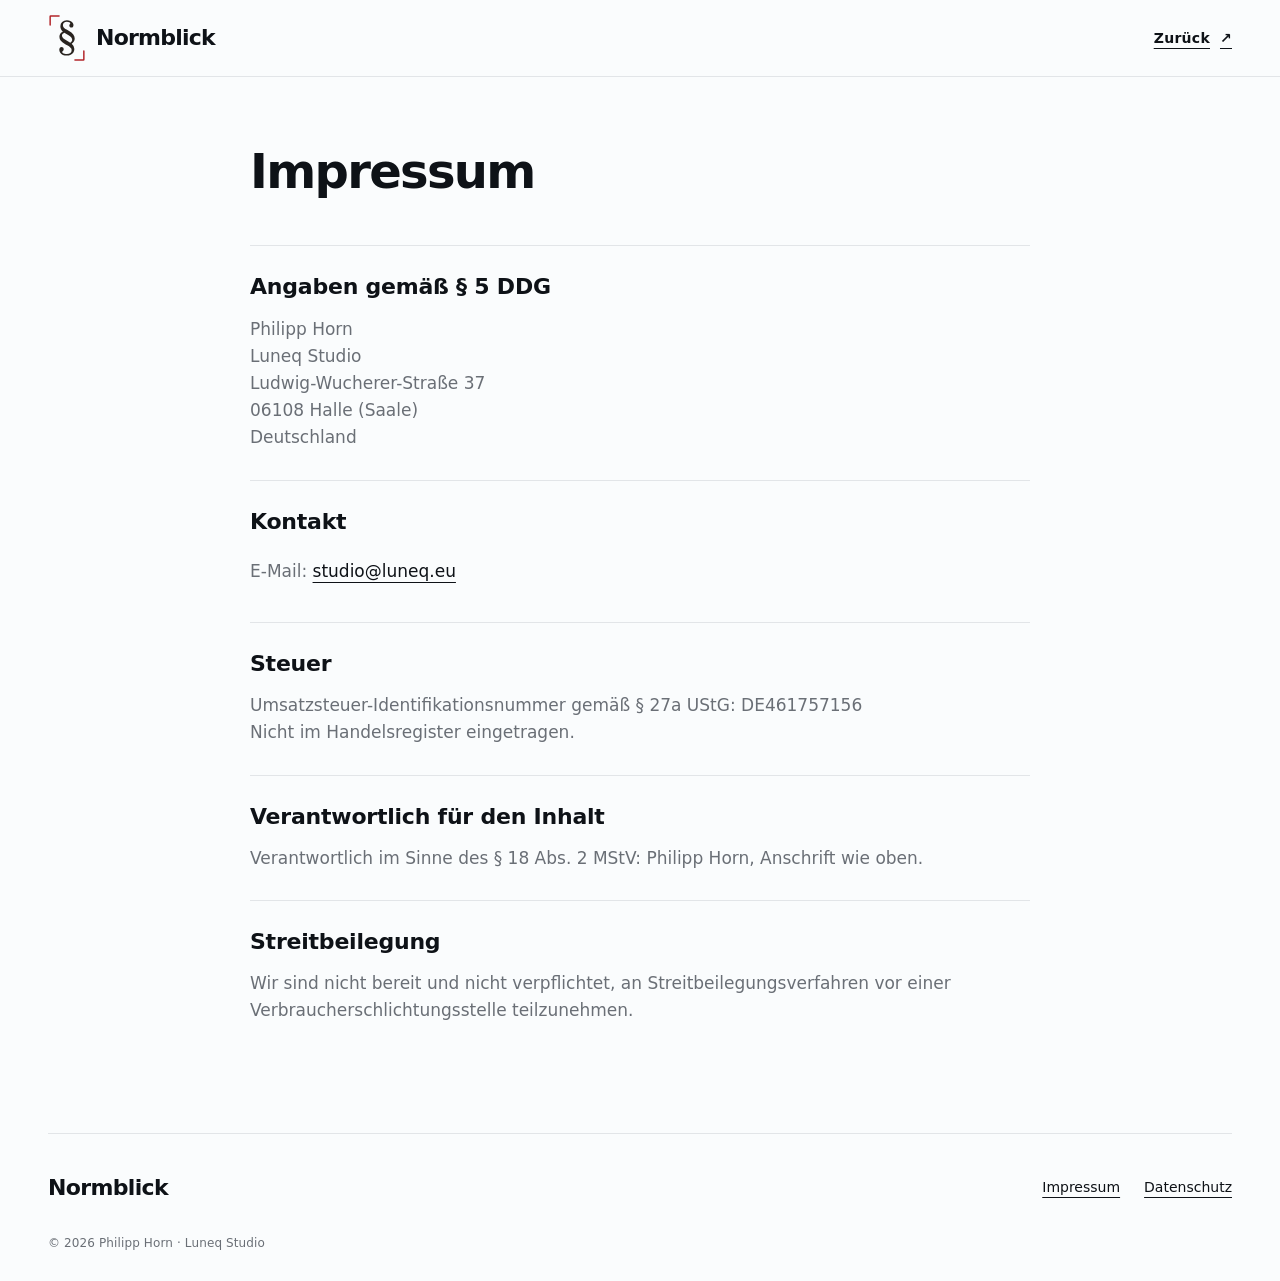
<file: impressum.html>
<!doctype html>
<html lang="de">
<head>
  <meta charset="utf-8">
  <meta name="viewport" content="width=device-width, initial-scale=1">
  <meta name="color-scheme" content="light dark">
  <title>Impressum | Normblick</title>
  <meta name="description" content="Impressum für Normblick und Luneq Studio. Verantwortlicher und Kontakt: Philipp Horn.">
  <link rel="canonical" href="https://normblick.luneq.eu/impressum.html">
  <link rel="icon" href="assets/favicon.png?v=cdacf3f0769f" sizes="32x32" type="image/png">
  <link rel="icon" href="assets/favicon.svg?v=b4dbe36185fb" type="image/svg+xml">
  <link rel="apple-touch-icon" href="assets/icon-180.png?v=c4f63734b120">
  <link rel="stylesheet" href="assets/site.css?v=7c53a77ce340">
  <!-- Privacy-friendly analytics by Plausible -->
  <script async src="https://plausible.io/js/pa-Dqws5DQYhEeC4OJt4eSrF.js"></script>
  <script>
    window.plausible=window.plausible||function(){(plausible.q=plausible.q||[]).push(arguments)},plausible.init=plausible.init||function(i){plausible.o=i||{}};
    plausible.init()
  </script>
</head>
<body>
  <a class="skip-link" href="#inhalt" data-od-id="legal-skip-link">Zum Inhalt</a>
  <header class="site-header" data-od-id="legal-site-header"><div class="wrap nav-row"><a class="wordmark" href="/" aria-label="Normblick, Startseite" data-od-id="legal-home"><img src="assets/marke.svg?v=b4dbe36185fb" alt="" width="38" height="38">Normblick</a><a class="text-link" href="/" data-od-id="legal-back" aria-label="Zurück zur Startseite">Zurück <span aria-hidden="true">↗</span></a></div></header>
  <main id="inhalt" class="legal-wrap" tabindex="-1" data-od-id="legal-content">
    <header class="legal-header"><h1 data-od-id="legal-title">Impressum</h1></header>
    <div class="page-content">

      <section class="content-section" data-od-id="legal-impressum-1">
        <h2 data-od-id="legal-heading-impressum-21">Angaben gemäß § 5 DDG</h2>
        <p>
          Philipp Horn<br>
          Luneq Studio<br>
          Ludwig-Wucherer-Straße&nbsp;37<br>
          06108&nbsp;Halle (Saale)<br>
          Deutschland
        </p>
      </section>

      <section class="content-section" data-od-id="legal-impressum-2">
        <h2 data-od-id="legal-heading-impressum-7">Kontakt</h2>
        <p>
          E-Mail: <a href="mailto:studio@luneq.eu">studio@luneq.eu</a>
        </p>
      </section>

      <section class="content-section" data-od-id="legal-impressum-3">
        <h2 data-od-id="legal-heading-impressum-6">Steuer</h2>
        <p>
          Umsatzsteuer-Identifikationsnummer gemäß § 27a UStG: DE461757156<br>
          Nicht im Handelsregister eingetragen.
        </p>
      </section>

      <section class="content-section" data-od-id="legal-impressum-4">
        <h2 data-od-id="legal-heading-impressum-29">Verantwortlich für den Inhalt</h2>
        <p>Verantwortlich im Sinne des § 18 Abs.&nbsp;2 MStV: Philipp Horn, Anschrift wie oben.</p>
      </section>

      <section class="content-section" data-od-id="legal-impressum-5">
        <h2 data-od-id="legal-heading-impressum-15">Streitbeilegung</h2>
        <p>Wir sind nicht bereit und nicht verpflichtet, an Streitbeilegungsverfahren vor einer Verbraucherschlichtungsstelle teilzunehmen.</p>
      </section>


    </div>
  </main>
  <footer class="site-footer wrap" data-od-id="legal-footer"><div class="footer-main"><a class="footer-brand" href="/" data-od-id="legal-footer-home">Normblick</a><nav aria-label="Rechtliche Hinweise"><a href="impressum.html" aria-current="page" data-od-id="legal-impressum-link">Impressum</a><a href="datenschutz.html" data-od-id="legal-datenschutz-link">Datenschutz</a></nav></div><p class="copyright">© 2026 Philipp Horn · Luneq Studio</p></footer>
</body>
</html>
</file>
<file: assets/site.css>
:root {
  --bg: oklch(99% 0.002 240);
  --surface: oklch(100% 0 0);
  --fg: oklch(18% 0.012 250);
  --muted: oklch(54% 0.012 250);
  --border: oklch(92% 0.005 250);
  --accent: oklch(50.271% 0.17678 24.815);
  --font-display: -apple-system, BlinkMacSystemFont, 'SF Pro Display', system-ui, sans-serif;
  --font-body: -apple-system, BlinkMacSystemFont, 'SF Pro Text', system-ui, sans-serif;
  --font-mono: 'SFMono-Regular', Consolas, 'Liberation Mono', monospace;
  --tint: oklch(96% 0.004 240);
  --control-border: oklch(63% 0.008 250);
  --button-fg: oklch(99% 0 0);
  --accent-hover: oklch(42% 0.15 24.815);
  --primary-border: var(--accent);
  --success: oklch(42% 0.08 150);
  --warn: oklch(43% 0.09 75);
  --danger: var(--accent);
  --radius-control: 12px;
  --radius-stage: 28px;
  color-scheme: light;
}
@media (prefers-color-scheme: dark) {
  :root {
    --bg: oklch(19% 0.006 250);
    --surface: oklch(23% 0.007 250);
    --fg: oklch(95% 0.002 240);
    --muted: oklch(76% 0.006 250);
    --border: oklch(34% 0.008 250);
    --tint: oklch(22% 0.007 250);
    --control-border: oklch(58% 0.008 250);
    --primary-border: oklch(70% 0.13 24.815);
    --success: oklch(78% 0.09 150);
    --warn: oklch(80% 0.09 75);
    color-scheme: dark;
  }
}
*, *::before, *::after { box-sizing: border-box; }
body { margin: 0; background: var(--bg); color: var(--fg); font: 400 17px/1.6 var(--font-body); -webkit-font-smoothing: antialiased; overflow-wrap: break-word; }
[hidden] { display: none !important; }
h1, h2, h3, p, figure, dl, dd { margin: 0; }
h1, h2, h3 { font-family: var(--font-display); font-weight: 600; text-wrap: balance; }
h1 { font-size: clamp(36px, 4.2vw, 60px); line-height: 1.09; letter-spacing: -.035em; }
h2 { font-size: clamp(30px, 3.15vw, 44px); line-height: 1.15; letter-spacing: -.025em; }
h3 { font-size: 20px; line-height: 1.35; letter-spacing: -.01em; }
p { max-width: 65ch; text-wrap: pretty; }
p + p { margin-top: 16px; }
a { color: inherit; text-underline-offset: 5px; text-decoration-thickness: 1px; }
a:hover { text-decoration-thickness: 2px; }
button { font: inherit; cursor: pointer; color: inherit; }
button, .button, summary { -webkit-tap-highlight-color: transparent; }
img { max-width: 100%; height: auto; display: block; }
:focus-visible { outline: 3px solid var(--fg); outline-offset: 5px; border-radius: 3px; }
main:focus { outline: none; }
section[id], #bestand { scroll-margin-top: 100px; }
.wrap { width: min(1240px, calc(100% - 96px)); margin-inline: auto; }
.section { padding-block: 100px; }
.small { font-size: 14px; line-height: 1.6; color: var(--muted); }
.eyebrow { font-size: 12px; font-weight: 550; line-height: 1.5; letter-spacing: .08em; text-transform: uppercase; }
.sr-only { position: absolute; width: 1px; height: 1px; padding: 0; margin: -1px; overflow: hidden; clip-path: inset(50%); white-space: nowrap; border: 0; }
.skip-link { position: fixed; top: 12px; left: 16px; z-index: 4; padding: 12px 18px; background: var(--fg); color: var(--bg); transform: translateY(-180%); }
.skip-link:focus { transform: none; }
/* Layer scale: header 1; modal native top layer; skip link 4. */
.site-header { position: relative; z-index: 1; background: var(--bg); border-bottom: 1px solid var(--border); }
.nav-row { min-height: 76px; display: flex; justify-content: space-between; align-items: center; gap: 24px; }
.wordmark { display: inline-flex; min-height: 44px; align-items: center; gap: 10px; font: 550 22px/1 var(--font-display); letter-spacing: -.035em; text-decoration: none; flex-shrink: 0; }
.wordmark img { flex-shrink: 0; }
.main-nav { display: flex; align-items: center; gap: 30px; }
.main-nav a { display: inline-flex; align-items: center; gap: 8px; min-height: 44px; font-size: 14px; font-weight: 550; letter-spacing: .02em; text-decoration: none; }
.main-nav a:hover { text-decoration: underline; }
.nav-contact { border: 1px solid var(--control-border); border-radius: var(--radius-control); padding: 0 15px; }
.nav-contact:hover { background: var(--tint); }
.menu-toggle { display: none; min-height: 44px; padding: 8px 12px; border: 1px solid var(--control-border); border-radius: var(--radius-control); background: var(--bg); font-size: 14px; }
.hero { display: block; padding-block: 58px 40px; }
.hero-copy { display: grid; grid-template-columns: 1fr 1fr; align-items: end; gap: 64px; max-width: 1080px; margin: 0 auto 42px; }
.hero-copy .eyebrow { margin-bottom: 18px; color: var(--muted); text-transform: none; letter-spacing: .025em; font-size: 13px; }
.hero-intro { font-size: 17px; line-height: 1.65; color: var(--muted); max-width: 44ch; }
.hero-intro kbd { font-size: 16px; min-width: 26px; line-height: 1.2; }
.hero-actions { display: flex; align-items: center; flex-wrap: wrap; gap: 14px 20px; margin-top: 24px; }
.hero-platform { font-size: 11px; color: var(--muted); }
.hero-benefits { display: grid; gap: 16px; margin-top: 26px; padding-top: 24px; border-top: 1px solid var(--border); }
.hero-benefits dt { font-size: 14px; font-weight: 550; line-height: 1.5; }
.hero-benefits dd { margin-top: 3px; font-size: 13px; line-height: 1.6; color: var(--muted); max-width: 44ch; }
@media (min-width: 1200px) {
  .hero { display: grid; grid-template-columns: minmax(0, .85fr) minmax(0, 1.25fr); align-items: center; gap: 64px; padding-block: 64px 72px; }
  .hero-copy { display: flex; flex-direction: column; align-items: start; gap: 28px; min-width: 0; max-width: none; margin: 0; }
  .hero h1 { font-size: clamp(44px, 3.65vw, 56px); }
  .hero-detail { width: 100%; }
  .hero-intro { font-size: 16px; }
}
.button { display: inline-flex; align-items: center; justify-content: center; gap: 12px; min-height: 44px; border: 1px solid color-mix(in srgb, var(--fg) 18%, var(--surface)); border-radius: var(--radius-control); padding: 10px 18px; background: linear-gradient(color-mix(in srgb, var(--surface) 96%, var(--fg)), color-mix(in srgb, var(--surface) 90%, var(--fg))); box-shadow: inset 0 1px 0 #ffffff40, 0 1px 2px #0000000c; color: var(--fg); font-size: 14px; font-weight: 550; line-height: 1.5; letter-spacing: -.005em; text-decoration: none; white-space: nowrap; }
.button:hover { color: var(--fg); text-decoration: none; border-color: var(--control-border); filter: brightness(1.025); }
.button.primary { border-color: var(--primary-border); background: linear-gradient(color-mix(in srgb, var(--accent) 91%, #fff), var(--accent)); color: var(--button-fg); box-shadow: inset 0 1px 0 #ffffff38, 0 1px 2px #00000015; }
.button.primary:hover { color: var(--button-fg); filter: brightness(1.08); }
.button:active, .menu-toggle:active { transform: translateY(1px); filter: brightness(.95); }
.text-link { display: inline-flex; align-items: center; gap: 10px; min-height: 44px; font-size: 14px; font-weight: 550; letter-spacing: .02em; white-space: nowrap; }
.hero-shot { min-width: 0; }
.result-image, .result-panel .image-link { background: #fff; border-radius: var(--radius-stage); }
.image-link { display: block; border: 1px solid var(--border); border-radius: var(--radius-stage); padding: 12px; overflow: hidden; background: var(--surface); box-shadow: 0 6px 30px #00000008; cursor: zoom-in; }
.image-link img { border-radius: 18px; }
.image-link:hover { outline: 1px solid var(--control-border); outline-offset: 4px; }
.hero-shot figcaption { display: flex; justify-content: space-between; align-items: center; gap: 12px; font-size: 13px; letter-spacing: .01em; color: var(--muted); }
.hero-shot figcaption a { color: var(--fg); }
.product-context { display: flex; justify-content: space-between; gap: 16px 40px; padding-block: 24px; border-block: 1px solid var(--border); color: var(--muted); font-size: 14px; }
.product-context p + p { margin: 0; }
.separator { margin-inline: 12px; color: var(--control-border); }
.workflow { display: grid; grid-template-columns: 1fr 1fr; gap: 100px; }
.workflow-intro { align-self: start; }
.option-key { display: inline-flex; align-items: center; justify-content: center; width: 76px; height: 68px; font-size: 44px; line-height: 1; border: 1px solid var(--control-border); border-bottom-width: 3px; border-radius: var(--radius-control); background: var(--surface); margin-bottom: 28px; }
.workflow-intro h2 { font-size: clamp(30px, 2.8vw, 38px); }
.workflow-intro > p { margin-top: 22px; color: var(--muted); }
.workflow-intro .citation-example { font-size: 14px; }
.citation-example strong { display: block; color: var(--fg); font-size: 20px; font-weight: 550; margin-top: 4px; }
.workflow-steps { padding: 0; margin: 0; list-style: none; counter-reset: workflow; }
.workflow-steps li { position: relative; padding: 26px 0 28px 48px; border-top: 1px solid var(--border); counter-increment: workflow; }
.workflow-steps li::before { content: counter(workflow); position: absolute; top: 26px; left: 0; font: 400 20px/1.35 var(--font-display); color: var(--muted); }
.workflow-steps p { color: var(--muted); margin-top: 10px; }
kbd { display: inline-flex; align-items: center; justify-content: center; min-width: 28px; padding: 1px 6px; border: 1px solid var(--control-border); border-bottom-width: 2px; border-radius: 4px; background: var(--surface); color: var(--fg); font: 550 .9em/1.5 var(--font-body); }
.app-section { background: var(--tint); }
.section-heading { max-width: 720px; margin-bottom: 44px; }
.section-heading > p { margin-top: 20px; color: var(--muted); }
.section-heading > .eyebrow { margin: 0 0 20px; }
.gallery { max-width: 1040px; margin-inline: auto; }
.gallery-controls { display: flex; width: fit-content; max-width: 100%; margin: 0 auto 28px; justify-content: center; flex-wrap: wrap; gap: 3px; padding: 4px; border: 1px solid var(--border); border-radius: 14px; background: color-mix(in srgb, var(--fg) 5%, var(--tint)); }
.gallery-controls button { border: 1px solid transparent; border-radius: 10px; background: transparent; min-height: 40px; padding: 8px 16px; font-size: 13px; font-weight: 500; letter-spacing: -.005em; line-height: 1.5; }
.gallery-controls button:hover { background: color-mix(in srgb, var(--surface) 65%, transparent); }
.gallery-controls button[aria-selected="true"] { background: var(--surface); color: var(--fg); border-color: var(--border); box-shadow: 0 1px 3px #0000000c; }
.gallery-controls button[aria-selected="true"]:hover { background: var(--surface); color: var(--fg); }
.gallery-panel + .gallery-panel { margin-top: 56px; }
.gallery-panel figure + figure { margin-top: 56px; }
.gallery-enhanced .gallery-panel { margin-top: 0; }
.gallery-panel img { width: 100%; }
.gallery-panel .image-link { max-width: 100%; }
.gallery-panel figcaption { display: flex; justify-content: space-between; align-items: center; gap: 20px; margin-top: 18px; font-size: 14px; color: var(--muted); }
.gallery-panel figcaption strong { color: var(--fg); font-weight: 550; }
.gallery-panel figcaption .text-link { color: var(--fg); }
.result-panel .image-link { max-width: 800px; margin-inline: auto; }
.browser-guide { display: grid; grid-template-columns: repeat(3, 1fr); gap: 44px; margin-top: 52px; padding-top: 32px; border-top: 1px solid var(--border); }
.browser-guide dt { font-size: 17px; font-weight: 550; margin-bottom: 8px; }
.browser-guide dd { font-size: 15px; color: var(--muted); }
.local-section .section-heading { margin-bottom: 54px; }
.local-grid { display: grid; grid-template-columns: 1fr 1fr; gap: 100px; }
.local-grid > div { border-top: 1px solid var(--border); padding-top: 28px; }
.local-grid h3 { margin-bottom: 18px; }
.local-facts > p:not(.small) { color: var(--muted); }
.local-facts .small { margin-top: 24px; }
.collection-list { list-style: none; padding: 0; margin: 24px 0; display: grid; gap: 14px; }
.collection-list li { display: flex; justify-content: space-between; gap: 12px; font-size: 15px; }
.collection-list li span:last-child { color: var(--muted); text-align: right; }
.inventory { padding-top: 18px; border-top: 1px solid var(--border); font-variant-numeric: tabular-nums; }
.shortcuts-section { padding-block: 72px; background: var(--tint); }
.shortcuts-grid { display: grid; grid-template-columns: 1fr 1fr; gap: 100px; }
.shortcuts-grid > div > p { margin-top: 20px; color: var(--muted); }
.shortcut-list { display: grid; gap: 36px; }
.shortcut-list article p { margin-top: 10px; color: var(--muted); }
.shortcut-keys { display: flex; gap: 8px; margin-bottom: 20px; }
.shortcut-keys kbd { min-width: 44px; min-height: 44px; font-size: 22px; border-radius: var(--radius-control); }
.keep-together { display: inline-block; }
.faq-section { display: grid; grid-template-columns: .7fr 1.3fr; gap: 100px; }
.faq-section > div > p { margin-top: 16px; color: var(--muted); }
.faq-list details { border-bottom: 1px solid var(--border); }
.faq-list details:first-child { border-top: 1px solid var(--border); }
.faq-list summary { display: flex; align-items: baseline; justify-content: space-between; gap: 24px; padding-block: 22px; cursor: pointer; font-weight: 550; list-style: none; line-height: 1.5; }
.faq-list summary::-webkit-details-marker { display: none; }
.faq-list summary::after { content: '+'; flex-shrink: 0; font-size: 22px; line-height: 1; }
.faq-list details[open] summary::after { content: '−'; }
.faq-list summary:hover { text-decoration: underline; text-underline-offset: 5px; }
.faq-list details > div { padding: 0 36px 24px 0; color: var(--muted); font-size: 16px; }
.download-section { text-align: center; border-top: 1px solid var(--border); padding-top: 64px; padding-bottom: 72px; }
.download-section img { margin: 0 auto 22px; }
.download-section > p { margin: 20px auto 0; max-width: 52ch; color: var(--muted); }
.download-section .button { margin-top: 28px; }
.download-section .small { margin-top: 18px; }
.download-section ol { max-width: 52ch; margin: 28px auto 0; padding-left: 1.5em; text-align: left; }
.download-section li + li { margin-top: 12px; }
.site-footer { padding-block: 32px 28px; border-top: 1px solid var(--border); }
.footer-main { display: flex; justify-content: space-between; gap: 32px; align-items: start; }
.footer-brand { display: inline-flex; align-items: center; min-height: 44px; font: 600 22px/1.5 var(--font-display); letter-spacing: -.03em; text-decoration: none; }
.footer-main p { font-size: 14px; color: var(--muted); margin-right: auto; }
.footer-main nav { display: flex; gap: 24px; font-size: 14px; }
.footer-main nav a { display: inline-flex; align-items: center; min-height: 44px; }
.copyright { font-size: 12px; letter-spacing: .01em; color: var(--muted); margin-top: 24px; }
.image-dialog { width: min(1280px, calc(100% - 32px)); max-width: none; max-height: calc(100dvh - 32px); padding: 24px; border: 1px solid var(--control-border); border-radius: var(--radius-stage); background: var(--bg); color: var(--fg); overflow-y: auto; }
.image-dialog::backdrop { background: oklch(15% .008 250 / .8); }
.dialog-top, .dialog-tools { display: flex; align-items: center; justify-content: space-between; gap: 16px; }
.dialog-top { margin-bottom: 16px; }
.dialog-top h2 { font-size: 24px; }
.dialog-tools { justify-content: start; flex-wrap: wrap; }
.dialog-tools .button[aria-pressed="true"] { color: var(--bg); background: var(--fg); border-color: var(--fg); }
#zoom-help { margin-top: 12px; }
.dialog-viewport { margin-block: 16px; overflow: auto; max-height: 62dvh; background: var(--tint); min-height: 80px; border-radius: 18px; }
.dialog-viewport img { width: 100%; height: auto; max-width: none; }
.dialog-viewport.result-snapshot { background: #fff; }
.dialog-viewport.zoomed img { width: max(100%, 1200px); }
.dialog-viewport.loading { min-height: 240px; background: repeating-linear-gradient(0deg, var(--tint), var(--tint) 30px, var(--border) 30px, var(--border) 31px); }
.image-error { padding: 32px; color: var(--fg); }
#dialog-caption { font-size: 15px; color: var(--muted); }
body.dialog-open { overflow: hidden; }
.legal-wrap { width: min(780px, calc(100% - 96px)); margin-inline: auto; }
.legal-header { padding-block: 68px 48px; }
.legal-header .text-link { margin-bottom: 24px; }
.legal-header h1 { font-size: clamp(32px, 5vw, 48px); }
.page-content { padding-bottom: 80px; }
.content-section { padding-block: 28px; border-top: 1px solid var(--border); }
.content-section h2 { font-size: 22px; letter-spacing: -.01em; margin-bottom: 16px; }
.content-section p { color: var(--muted); overflow-wrap: anywhere; }
.content-section a { display: inline-flex; align-items: center; min-height: 44px; color: var(--fg); }
@media (min-width: 768px) and (prefers-reduced-motion: no-preference) {
  .button, .menu-toggle { transition: background-color 150ms, border-color 150ms, transform 80ms; }
}
@media (max-width: 1023px) {
  .wrap { width: calc(100% - 64px); }
  .hero { padding-top: 48px; }
  .hero-copy { gap: 32px; }
  h1 { font-size: clamp(34px, 4.3vw, 46px); }
  .hero-copy .eyebrow { max-width: 32ch; }
  .main-nav { gap: 18px; }
  .hero-actions { gap: 12px; }
  .hero-shot figcaption { align-items: start; flex-direction: column; gap: 0; }
  .workflow, .local-grid, .shortcuts-grid, .faq-section { gap: 48px; }
  .browser-guide { gap: 28px; }
}
@media (max-width: 767px) {
  .wrap, .legal-wrap { width: calc(100% - 40px); }
  .section { padding-block: 64px; }
  .nav-row { min-height: 68px; flex-wrap: wrap; gap: 0 16px; }
  .wordmark { font-size: 21px; }
  .wordmark img { width: 32px; height: 32px; }
  .main-nav { width: 100%; display: grid; grid-template-columns: 1fr 1fr; gap: 8px 20px; padding-bottom: 16px; }
  .main-nav a { padding: 8px 0; font-size: 14px; }
  .main-nav .nav-contact { border: 0; padding: 8px 0; }
  .nav-enhanced .menu-toggle { display: inline-flex; align-items: center; }
  .nav-enhanced .main-nav { display: none; }
  .nav-enhanced .main-nav.is-open { display: grid; }
  .hero { padding-block: 36px 28px; }
  .hero-copy { grid-template-columns: 1fr; gap: 20px; margin-bottom: 28px; }
  h1 { font-size: clamp(34px, 7.9vw, 54px); }
  .hero-copy .eyebrow { margin-bottom: 20px; max-width: none; }
  .hero-intro { font-size: 16px; max-width: 44ch; margin-top: 0; }
  .hero-actions { margin-top: 20px; gap: 10px 16px; }
  .image-link { padding: 6px; border-radius: 22px; }
  .image-link img { border-radius: 16px; }
  .hero-shot { width: min(100%, 600px); margin-inline: auto; }
  .hero-shot figcaption { flex-direction: row; align-items: center; font-size: 12px; }
  .hero-shot figcaption span:first-child { max-width: 24ch; }
  .product-context { flex-direction: column; gap: 8px; padding-block: 20px; font-size: 13px; }
  .separator { margin-inline: 8px; }
  .workflow, .local-grid, .shortcuts-grid, .faq-section { grid-template-columns: 1fr; gap: 36px; }
  .workflow-steps li { padding-left: 40px; }
  .workflow-intro > p { max-width: 55ch; }
  .section-heading { margin-bottom: 32px; }
  .gallery-controls { justify-content: start; gap: 3px; margin-bottom: 22px; }
  .gallery-controls button { padding: 9px 12px; }
  .gallery-panel figcaption { display: block; margin-top: 18px; }
  .gallery-panel figcaption .text-link { margin-top: 4px; }
  .browser-guide { grid-template-columns: 1fr; gap: 22px; margin-top: 28px; padding-top: 28px; }
  .browser-guide dd { max-width: 50ch; }
  .local-section .section-heading { margin-bottom: 32px; }
  .shortcuts-section { padding-block: 56px; }
  .shortcut-list { gap: 28px; }
  .faq-list details > div { padding-right: 10px; }
  .download-section { padding-block: 52px; }
  .footer-main { flex-wrap: wrap; gap: 12px 20px; }
  .footer-main p { width: 100%; order: 2; }
  .footer-main nav { gap: 20px; }
  .image-dialog { width: calc(100% - 16px); max-height: calc(100dvh - 16px); padding: 16px; }
  .dialog-top { align-items: start; gap: 12px; }
  .dialog-top h2 { font-size: 20px; }
  .dialog-top .button { min-height: 44px; padding: 8px 12px; font-size: 12px; }
  .dialog-viewport { max-height: 52dvh; }
  .legal-header { padding-block: 40px 32px; }
  .page-content { padding-bottom: 48px; }
}
@media (max-width: 374px) {
  .wrap, .legal-wrap { width: calc(100% - 32px); }
  .hero-actions { flex-direction: column; align-items: start; }
  .hero-shot figcaption { flex-wrap: wrap; gap: 0; }
  .collection-list li { font-size: 14px; }
  .footer-main { display: block; }
  .footer-main p { margin-top: 12px; }
  .footer-main nav { margin-top: 12px; }
}
@media (prefers-reduced-motion: reduce) {
  *, *::before, *::after { scroll-behavior: auto !important; animation: none !important; transition: none !important; }
  .button:active, .menu-toggle:active { transform: none; }
}

/* Die Angebotsstufen bleiben lesbar, auch ohne JavaScript oder große Viewports. */
.quick-start { padding-block: 40px 64px; }
.quick-start ol { display: grid; grid-template-columns: repeat(3, minmax(0, 1fr)); gap: 40px; list-style: none; padding: 0; margin: 0; }
.quick-start li { display: flex; gap: 16px; }
.step-number { font: 400 14px/1.7 var(--font-mono); color: var(--muted); }
.quick-start h2 { font-size: 18px; letter-spacing: -.015em; line-height: 1.4; }
.quick-start p { font-size: 14px; color: var(--muted); margin-top: 8px; }
.quick-start kbd { min-width: 22px; margin-right: 3px; }
.plans-section { background: var(--tint); }
.intro-week { display: grid; grid-template-columns: 1fr 2fr; gap: 40px; border-block: 1px solid var(--control-border); padding-block: 26px; margin-bottom: 48px; }
.week-label { font-size: 14px; color: var(--muted); }
.week-label strong { display: inline-block; color: var(--fg); margin-top: 6px; font-size: 20px; }
.intro-week > p { font-size: 16px; color: var(--muted); }
.plans-grid { display: grid; grid-template-columns: 1fr 1fr; gap: 64px; }
.plan { padding-block: 8px 28px; }
.plan-pro { border-left: 1px solid var(--border); padding-left: 64px; }
.plan > .eyebrow { color: var(--muted); }
.plan h3 { font-size: 30px; margin-top: 10px; }
.plan-price { font-size: clamp(38px, 4vw, 52px); letter-spacing: -.04em; font-weight: 550; margin-top: 8px; line-height: 1.3; }
.plan-price span { font-size: 14px; font-weight: 400; letter-spacing: 0; color: var(--muted); white-space: nowrap; }
.plan ul { list-style: none; padding: 0; margin: 24px 0; }
.plan li { border-top: 1px solid var(--border); padding-block: 14px; font-size: 16px; }
.plan .small { max-width: 48ch; }
.plan-notes { display: grid; grid-template-columns: 1fr 1fr; gap: 64px; padding-top: 28px; border-top: 1px solid var(--border); }
.plan-notes p { margin: 0; font-size: 14px; color: var(--muted); }
.plan-notes strong { color: var(--fg); }
.launch-note { margin-top: 28px; }
.footer-main nav { flex-wrap: wrap; }
.catalog-header { max-width: 780px; padding-block: 64px 40px; }
.catalog-header h1 { margin-block: 16px 24px; }
.catalog-header > p:not(.eyebrow) { color: var(--muted); }
.catalog-page { max-width: 1040px; }
.catalog-filters { display: grid; grid-template-columns: minmax(0, 2fr) minmax(0, 1fr) auto; gap: 20px; align-items: end; padding: 24px; background: var(--tint); border: 1px solid var(--border); border-radius: 18px; }
.catalog-filters label { display: block; font-size: 14px; font-weight: 550; margin-bottom: 8px; }
.catalog-filters input, .catalog-filters select { display: block; width: 100%; min-width: 0; min-height: 48px; background: var(--surface); color: var(--fg); border: 1px solid var(--control-border); border-radius: 8px; padding: 10px 12px; font: inherit; font-size: 16px; }
.catalog-filters .button { min-height: 48px; }
.catalog-status { padding-block: 24px; font-size: 14px; color: var(--muted); }
.catalog-group { border-top: 1px solid var(--border); }
.catalog-group:last-child { border-bottom: 1px solid var(--border); }
.catalog-group summary { display: flex; gap: 20px; align-items: baseline; cursor: pointer; padding-block: 22px; font-size: 18px; font-weight: 550; list-style: none; }
.catalog-group summary::-webkit-details-marker { display: none; }
.catalog-group summary h2 { font: inherit; letter-spacing: inherit; text-wrap: inherit; }
.catalog-group summary::before { content: '+'; width: 16px; flex-shrink: 0; font-weight: 400; }
.catalog-group[open] summary::before { content: '−'; }
.catalog-group summary span { margin-left: auto; flex-shrink: 0; font-size: 13px; color: var(--muted); font-weight: 400; }
.law-list { list-style: none; padding: 0 0 20px 36px; margin: 0; }
.law-list li { display: grid; grid-template-columns: minmax(0, 1fr) minmax(0, 3fr); gap: 24px; padding-block: 14px; border-top: 1px solid var(--border); overflow-wrap: anywhere; font-size: 14px; }
.law-list li span { color: var(--muted); }
.catalog-empty { padding-block: 32px; }
.catalog-aside { border-top: 1px solid var(--border); margin-top: 48px; padding-block: 36px 64px; }
.catalog-aside h2 { font-size: 28px; }
.catalog-aside p { color: var(--muted); margin-block: 16px; }
@media (max-width: 1023px) { .plans-grid, .plan-notes { gap: 40px; } .plan-pro { padding-left: 40px; } .catalog-filters { grid-template-columns: minmax(0, 1.5fr) minmax(0, 1fr); } .catalog-filters .button { justify-self: start; grid-column: 1 / -1; } }
@media (max-width: 767px) {
  .main-nav { grid-template-columns: 1fr 1fr; }
  .quick-start { padding-block: 32px 48px; }
  .quick-start ol, .plans-grid, .plan-notes, .intro-week, .catalog-filters { grid-template-columns: 1fr; gap: 24px; }
  .quick-start ol { gap: 28px; }
  .quick-start p { max-width: 48ch; }
  .intro-week { gap: 12px; margin-bottom: 32px; }
  .plan-pro { border-left: 0; border-top: 1px solid var(--control-border); padding: 32px 0 24px; }
  .plan-notes { gap: 20px; }
  .plan-price { font-size: 44px; }
  .catalog-header { padding-block: 40px 28px; }
  .catalog-filters { padding: 20px; gap: 18px; }
  .catalog-group summary { font-size: 16px; gap: 10px; }
  .catalog-group summary span { font-size: 12px; }
  .law-list { padding-left: 26px; }
  .law-list li { grid-template-columns: 1fr; gap: 4px; }
}
</file>
<file: assets/workflow.css>
/* A bounded macOS preview, not a fictional OCR service or a three-step slideshow. */
.lens-demo { width: min(100%, 1080px); margin-inline: auto; min-width: 0; }
.lens-window {
  border-radius: 22px;
  border: 1px solid oklch(76% .008 75 / .65);
  overflow: hidden;
  background: #e9e7e3;
  box-shadow: 0 2px 3px #231b1308, 0 18px 60px #231b1312, 0 0 0 5px #ffffff60;
  isolation: isolate;
}
.lens-titlebar {
  min-height: 52px; display: grid; grid-template-columns: 1fr auto 1fr; align-items: center;
  gap: 12px; padding: 0 20px; color: #5c5954; font: 500 13px/1.4 var(--font-body);
  background: linear-gradient(#f4f3f1, #eae8e5); border-bottom: 1px solid #d6d3ce;
  box-shadow: inset 0 1px 0 #ffffffc9;
}
.window-lights { display: flex; align-items: center; gap: 8px; }
.window-lights i { width: 12px; height: 12px; border-radius: 50%; border: 1px solid #00000015; background: #ff5f57; }
.window-lights i:nth-child(2) { background: #febc2e; }
.window-lights i:nth-child(3) { background: #28c840; }
.lens-file { display: inline-flex; align-items: center; gap: 7px; }
.lens-preview-label { justify-self: end; font-size: 12px; }
.lens-stage { position: relative; min-height: 350px; padding: 20px 48px 0; color: #292721; }
.lens-document {
  min-height: 350px; max-width: 850px; margin-inline: auto; padding: 36px 64px 32px;
  background: #fffefa; box-shadow: 0 0 0 1px #00000008, 0 3px 12px #00000008;
  font: 400 20px/1.65 'Iowan Old Style', 'Palatino Linotype', Palatino, Georgia, serif;
}
.document-heading { display: flex; justify-content: space-between; gap: 16px; padding-bottom: 18px; border-bottom: 1px solid #ddd9d2; font: 500 11px/1.5 var(--font-body); color: #77736b; letter-spacing: .04em; }
.lens-document .document-title { margin-block: 22px 16px; font: 600 26px/1.2 'Iowan Old Style', Palatino, Georgia, serif; letter-spacing: -.015em; text-wrap: pretty; }
.lens-document p + p { margin-top: 20px; }
.lens-citation { font: inherit; color: inherit; background: none; padding: 0; border: 0; border-bottom: 1px solid #a4a09a; white-space: nowrap; border-radius: 0; }
.lens-citation:hover { border-bottom-color: #625d55; }
.lens-document .document-note { margin-top: 26px; font: 400 11px/1.5 var(--font-body); color: #77736b; }
.lens-dimming { position: absolute; inset: 0; pointer-events: none; }
.selection-lens { position: absolute; pointer-events: none; border-radius: 999px; filter: drop-shadow(0 2px 8px #00000038); }
.lens-glass-rim {
  position: absolute; inset: 0; padding: var(--rim, 7.5px); border-radius: inherit;
  background: linear-gradient(178deg, #fffffff2 0%, #ffffff55 28%, #5f5a5430 50%, #ffffffa6 85%, #ffffffee 100%);
  backdrop-filter: blur(3px) saturate(1.3);
  -webkit-backdrop-filter: blur(3px) saturate(1.3);
  -webkit-mask: linear-gradient(#fff 0 0) content-box, linear-gradient(#fff 0 0);
  -webkit-mask-composite: xor;
  mask: linear-gradient(#fff 0 0) content-box, linear-gradient(#fff 0 0);
  mask-composite: exclude;
  box-shadow: inset 0 1px 1px #ffffff, inset 0 -1px 2px #0000002b;
}
.lens-demo[data-state="scanning"] .lens-stage,
.lens-demo[data-state="scanning"] .lens-stage * { cursor: none; }
.lens-demo[data-state="scanning"] .lens-result,
.lens-demo[data-state="scanning"] .lens-result * { cursor: auto; }
.lens-demo[data-state="scanning"] .lens-result button,
.lens-demo[data-state="scanning"] .lens-result a { cursor: pointer; }
.lens-toolbar { display: flex; align-items: center; justify-content: space-between; gap: 24px; padding: 22px 2px 0; }
.lens-instruction { display: flex; gap: 12px; align-items: center; min-height: 48px; }
.lens-instruction kbd { width: 38px; min-width: 38px; height: 36px; border-radius: 9px; font-size: 23px; border-color: var(--border); box-shadow: 0 2px 2px #00000005; }
.lens-instruction p { font-size: 13px; color: var(--fg); line-height: 1.5; max-width: 58ch; }
.lens-activate { flex-shrink: 0; }
.lens-disclosure { max-width: none; margin-top: 12px; color: var(--muted); font-size: 11px; line-height: 1.5; }
.lens-result {
  position: absolute; width: min(500px, calc(100% - 28px)); max-height: calc(100% - 28px);
  display: flex; flex-direction: column; padding: 18px; overflow: hidden; border-radius: 26px;
  background: #f9f8f4e8; border: 1px solid #fffffff2;
  box-shadow: 0 8px 40px #00000038, 0 0 0 1px #00000010, inset 0 1px 0 #fff;
  backdrop-filter: blur(28px) saturate(1.3); -webkit-backdrop-filter: blur(28px) saturate(1.3);
  color: #302d28; font-family: var(--font-body);
}
.lens-result-heading { display: flex; flex-shrink: 0; align-items: start; justify-content: space-between; gap: 14px; margin-bottom: 14px; }
.lens-result-heading h3 { font-size: 17px; line-height: 1.3; }
.lens-result-heading p { margin-top: 3px; font-size: 11px; line-height: 1.4; color: #625d55; }
.lens-close { border: 1px solid #00000012; background: #00000006; border-radius: 50%; width: 30px; height: 30px; padding: 0; flex: 0 0 auto; font: 400 22px/1 var(--font-body); color: #625d55; }
.lens-close:hover { background: #00000012; color: #302d28; }
.lens-result-text { flex: 1 1 auto; min-height: 0; max-height: 220px; overflow-y: auto; overscroll-behavior: contain; scrollbar-width: thin; background: #fffefbc9; border: 1px solid #ab3d392b; border-radius: 13px; padding: 12px 14px; }
.lens-result-text .result-detail { font: 600 12px/1.4 var(--font-body); color: #a33430; }
.lens-result-text .result-paragraph, .lens-result-text .result-context { margin-top: 5px; font: 400 16px/1.5 'Iowan Old Style', Palatino, Georgia, serif; color: #625d55; }
.lens-result-text .result-context { margin-top: 16px; }
.lens-scroll-hint { flex-shrink: 0; margin-top: 8px; font: 400 10px/1.4 var(--font-body); color: #625d55; }
.result-paragraph mark { background: none; color: #a33430; font-weight: 600; }
.result-paragraph sup { font-size: .65em; line-height: 0; }
.lens-result-footer { display: flex; flex-shrink: 0; justify-content: space-between; align-items: center; gap: 12px; margin-top: 6px; font-size: 11px; }
.lens-pin { display: inline-flex; align-items: center; gap: 5px; padding: 6px 0; border: 0; background: none; font: inherit; color: #625d55; min-height: 32px; }
.lens-pin[aria-pressed="true"] { color: #a33430; }
.lens-result-footer a { min-height: 32px; display: inline-flex; align-items: center; gap: 5px; color: #625d55; text-decoration: none; }
.lens-result-footer a:hover { color: #a33430; text-decoration: underline; }
@media (min-width: 1200px) {
  .lens-demo { width: 100%; max-width: 760px; margin: 0; }
  .lens-stage { min-height: 410px; padding: 18px 24px 0; }
  .lens-document { min-height: 410px; padding: 28px 32px 30px; font-size: 18px; }
  .lens-toolbar { gap: 16px; }
  .lens-instruction { gap: 10px; min-width: 0; }
  .lens-instruction p { font-size: 12px; }
  .lens-result { width: min(360px, calc(100% - 28px)); }
}
@media (prefers-reduced-motion: no-preference) {
  .lens-result:not([hidden]) { animation: lens-result-appear 160ms ease-out; }
  @keyframes lens-result-appear { from { opacity: 0; transform: translateY(4px) scale(.985); } to { opacity: 1; transform: none; } }
}
@media (prefers-color-scheme: dark) {
  .lens-window { background: #292826; border-color: #59564f; box-shadow: 0 18px 60px #00000050, 0 0 0 5px #ffffff05; }
  .lens-titlebar { background: linear-gradient(#42413e, #393835); color: #dad7d0; border-bottom-color: #252421; box-shadow: inset 0 1px 0 #ffffff12; }
  .lens-result { background: #35322ef0; color: #f4eee7; border-color: #ffffff2b; box-shadow: 0 8px 40px #00000060, inset 0 1px 0 #ffffff12; }
  .lens-result-heading p, .lens-result-footer a, .lens-pin, .lens-close { color: #cec7bd; }
  .lens-result-text { background: #272420e0; border-color: #d78e8050; }
  .lens-result-text .result-paragraph, .lens-result-text .result-context, .lens-scroll-hint { color: #cec7bd; }
  .lens-result-text .result-detail, .result-paragraph mark, .lens-pin[aria-pressed="true"] { color: #eda195; }
  .lens-close { border-color: #ffffff18; background: #ffffff0c; }
  .lens-close:hover { color: #fff; background: #ffffff20; }
}
@media (max-width: 1023px) {
  .lens-stage { padding-inline: 28px; }
  .lens-document { padding-inline: 40px; font-size: 18px; }
  .lens-toolbar { gap: 16px; }
}
@media (max-width: 767px) {
  .lens-window { border-radius: 17px; }
  .lens-titlebar { min-height: 44px; padding-inline: 14px; grid-template-columns: auto 1fr; }
  .window-lights { gap: 5px; }
  .window-lights i { width: 9px; height: 9px; }
  .lens-file { justify-self: end; font-size: 11px; }
  .lens-preview-label { display: none; }
  .lens-stage { padding: 12px 12px 0; min-height: 414px; }
  .lens-document { min-height: 414px; padding: 22px 22px 24px; font-size: 16px; line-height: 1.65; }
  .document-heading { padding-bottom: 14px; font-size: 10px; }
  .lens-document .document-title { margin-block: 18px 14px; font-size: 22px; }
  .lens-document .document-note { margin-top: 22px; font-size: 10px; }
  .lens-toolbar { flex-direction: column; align-items: stretch; gap: 12px; padding-top: 18px; }
  .lens-instruction { min-height: 36px; gap: 10px; }
  .lens-activate { align-self: start; }
  .lens-result { padding: 14px; border-radius: 22px; }
  .lens-result-text { padding: 10px 12px; border-radius: 11px; }
  .lens-result-text .result-paragraph, .lens-result-text .result-context { font-size: 15px; }
  .lens-result-footer { flex-wrap: wrap; gap: 2px 10px; font-size: 10px; }
}
@media (max-width: 374px) { .lens-stage { padding-inline: 8px; } .lens-document { padding-inline: 16px; font-size: 15px; } }
</file>
